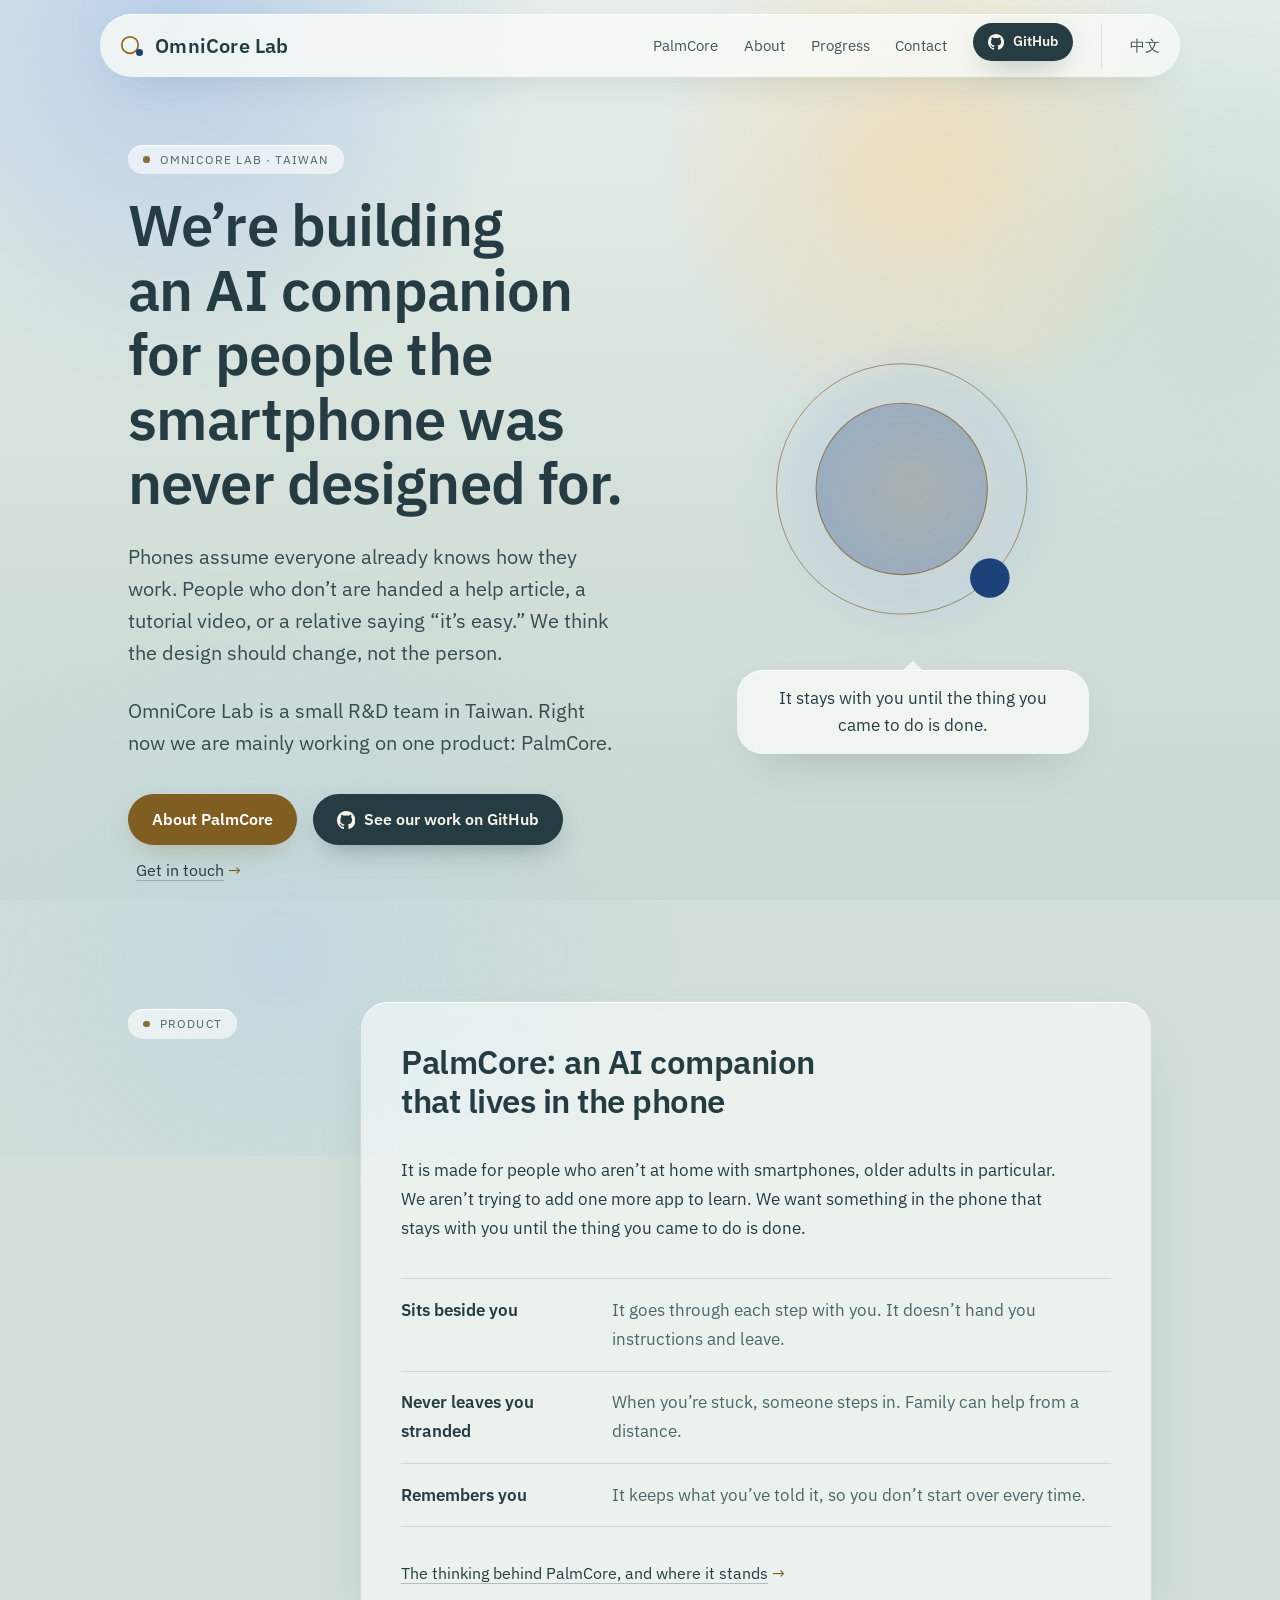
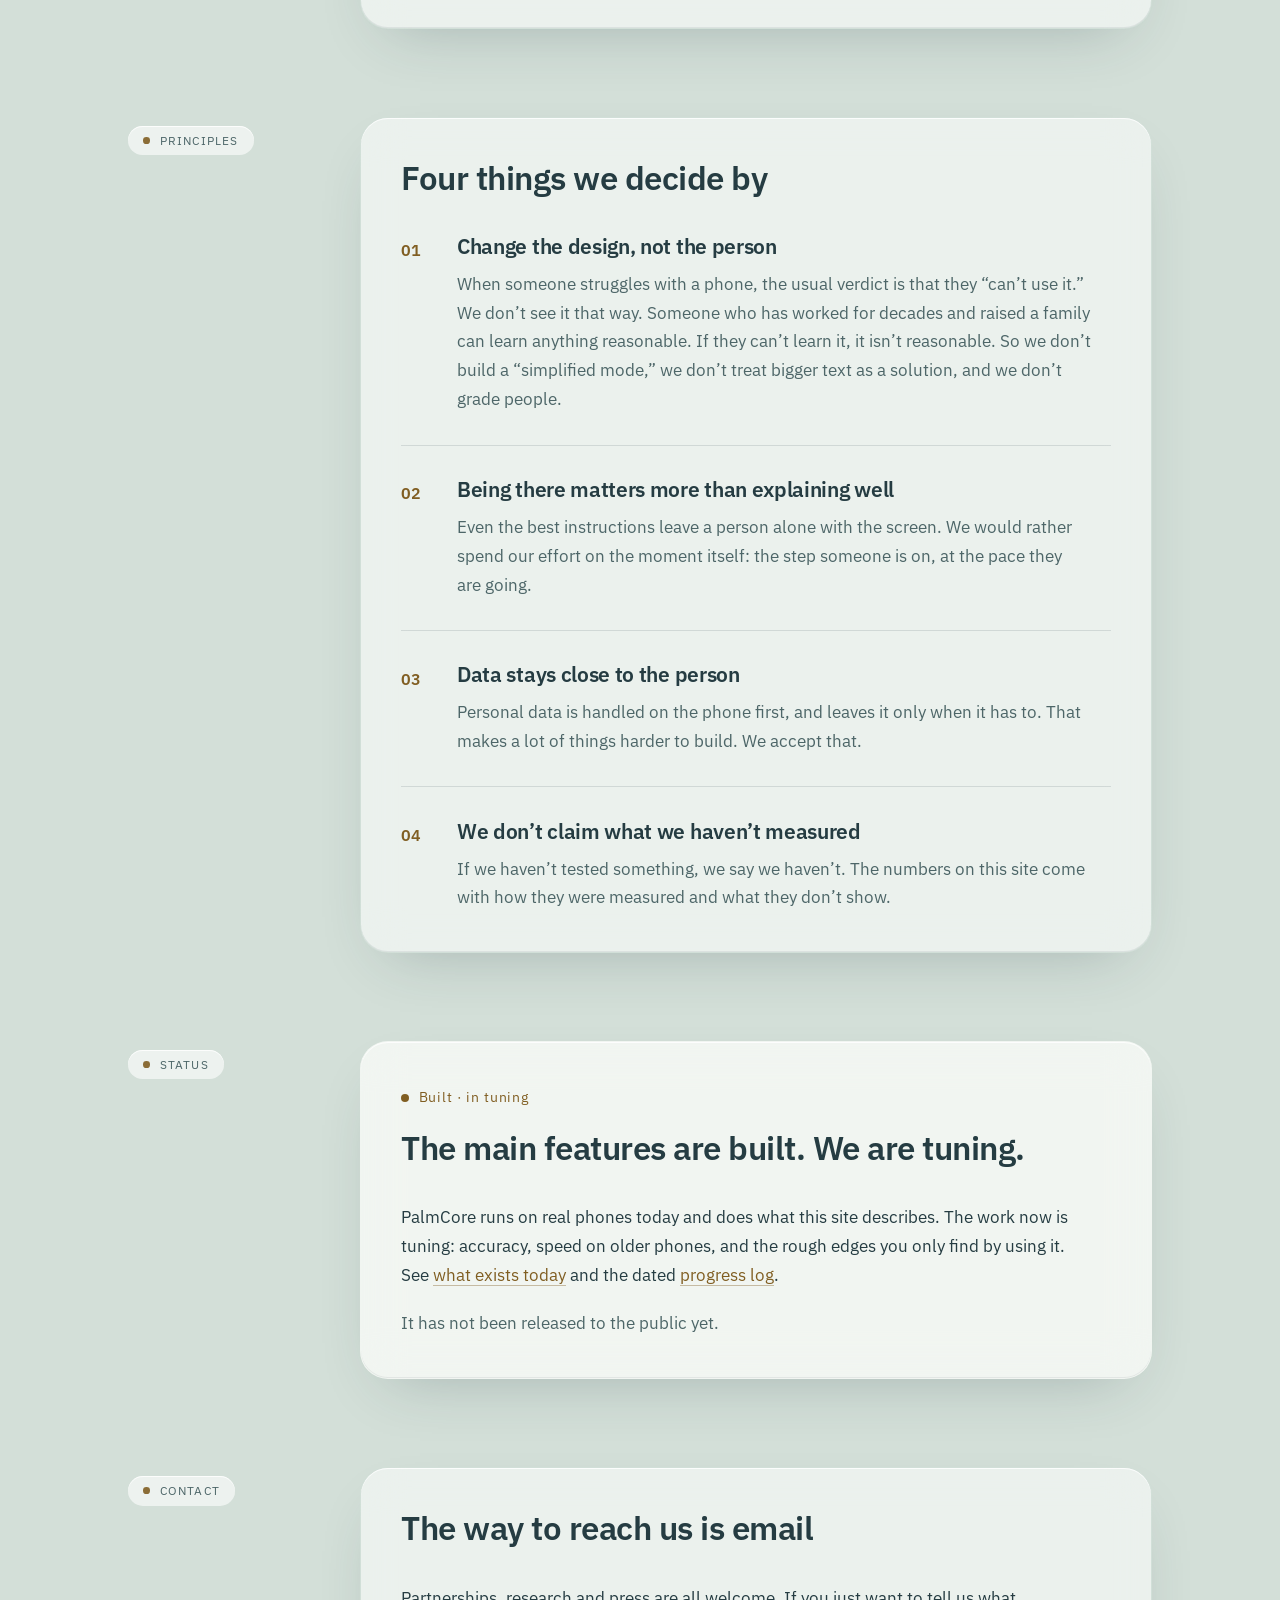
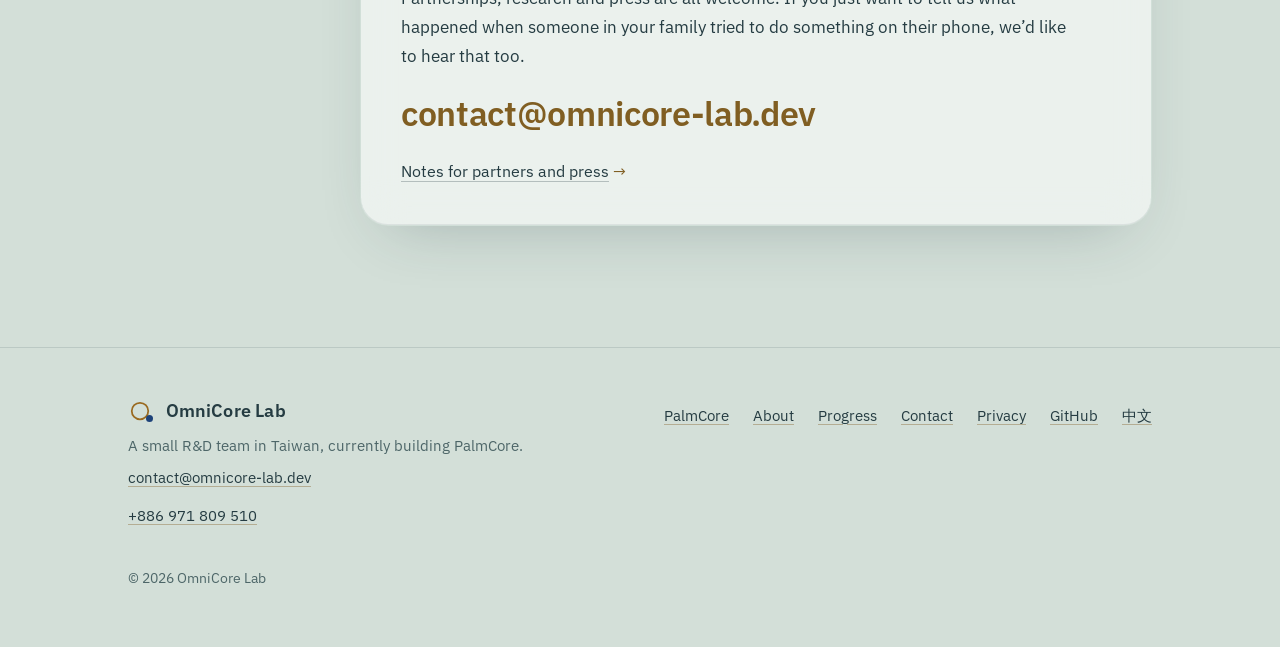
<file: site/index.html>
<!doctype html>
<html lang="en">
<head>
<meta charset="utf-8">
<meta name="viewport" content="width=device-width, initial-scale=1">
<title>OmniCore Lab — An AI companion for people the smartphone wasn't designed for</title>
<meta name="description" content="OmniCore Lab is a small R&amp;D team in Taiwan. We're building PalmCore, an AI companion that lives in the phone and stays with people who aren't at home with smartphones.">
<link rel="canonical" href="https://omnicore-lab.dev/">
<link rel="alternate" hreflang="zh-Hant" href="https://omnicore-lab.dev/zh/">
<link rel="alternate" hreflang="en" href="https://omnicore-lab.dev/">
<link rel="alternate" hreflang="x-default" href="https://omnicore-lab.dev/">
<meta property="og:type" content="website">
<meta property="og:site_name" content="OmniCore Lab">
<meta property="og:title" content="OmniCore Lab — An AI companion for people the smartphone wasn't designed for">
<meta property="og:description" content="OmniCore Lab is a small R&amp;D team in Taiwan. We're building PalmCore, an AI companion that lives in the phone and stays with people who aren't at home with smartphones.">
<meta property="og:url" content="https://omnicore-lab.dev/">
<meta property="og:image" content="https://omnicore-lab.dev/assets/og.png">
<meta property="og:image:width" content="1200">
<meta property="og:image:height" content="630">
<meta property="og:locale" content="en_US">
<meta property="og:locale:alternate" content="zh_TW">
<meta name="twitter:card" content="summary_large_image">
<meta name="color-scheme" content="light">
<meta name="theme-color" content="#E7EFEA">
<link rel="icon" href="assets/favicon.svg" type="image/svg+xml">
<link rel="preconnect" href="https://fonts.googleapis.com">
<link rel="preconnect" href="https://fonts.gstatic.com" crossorigin>
<link rel="stylesheet" href="https://fonts.googleapis.com/css2?family=IBM+Plex+Sans:wght@400;500;600&amp;family=Noto+Sans+TC:wght@400;500;700&amp;display=swap">
<link rel="stylesheet" href="assets/site.css?v=1010f">
<link rel="stylesheet" href="assets/app-theme.css?v=1010f">
<script src="assets/site.js?v=1010f" defer></script>
<script type="application/ld+json">{"@context": "https://schema.org", "@type": "Organization", "name": "OmniCore Lab", "url": "https://omnicore-lab.dev/", "logo": "https://omnicore-lab.dev/assets/favicon.svg", "email": "contact@omnicore-lab.dev", "description": "A small R&D team in Taiwan building PalmCore, an AI companion for people the smartphone was never designed for.", "contactPoint": {"@type": "ContactPoint", "contactType": "general enquiries", "email": "contact@omnicore-lab.dev", "availableLanguage": ["en", "zh-Hant"], "telephone": "+886971809510"}, "address": {"@type": "PostalAddress", "addressCountry": "TW"}, "telephone": "+886971809510", "sameAs": ["https://github.com/OmniCore-lab"]}</script>
</head>
<body>
<a class="skip" href="#main">Skip to main content</a>

<!-- 頁首：每一頁都有同一段，改選單時要全部一起改 -->
<header class="site-head">
  <div class="wrap head">
    <a class="brand" href="./" aria-label="OmniCore Lab home"><svg viewBox="0 0 28 28" aria-hidden="true" focusable="false"><circle class="ring" cx="12" cy="13" r="8.25" fill="none" stroke-width="1.75"/><circle class="dot" cx="21.5" cy="20.5" r="3.5"/></svg><span>OmniCore Lab</span></a>
    <nav class="nav" aria-label="Main">
      <ul>
        <li><a href="palmcore.html">PalmCore</a></li>
        <li><a href="about.html">About</a></li>
        <li><a href="progress.html">Progress</a></li>
        <li><a href="contact.html">Contact</a></li>
        <li><a class="gh" href="https://github.com/OmniCore-lab" rel="noopener"><svg viewBox="0 0 16 16" aria-hidden="true" focusable="false"><path fill="currentColor" d="M8 0C3.58 0 0 3.58 0 8c0 3.54 2.29 6.53 5.47 7.59.4.07.55-.17.55-.38 0-.19-.01-.82-.01-1.49-2.01.37-2.53-.49-2.69-.94-.09-.23-.48-.94-.82-1.13-.28-.15-.68-.52-.01-.53.63-.01 1.08.58 1.23.82.72 1.21 1.87.87 2.33.66.07-.52.28-.87.51-1.07-1.78-.2-3.64-.89-3.64-3.95 0-.87.31-1.59.82-2.15-.08-.2-.36-1.02.08-2.12 0 0 .67-.21 2.2.82.64-.18 1.32-.27 2-.27s1.36.09 2 .27c1.53-1.04 2.2-.82 2.2-.82.44 1.1.16 1.92.08 2.12.51.56.82 1.27.82 2.15 0 3.07-1.87 3.75-3.65 3.95.29.25.54.73.54 1.48 0 1.07-.01 1.93-.01 2.2 0 .21.15.46.55.38A8.01 8.01 0 0 0 16 8c0-4.42-3.58-8-8-8Z"/></svg><span>GitHub</span></a></li>
      </ul>
    </nav>
    <a class="lang" href="zh/" lang="zh-Hant" hreflang="zh-Hant" aria-label="切換到中文">中文</a>
  </div>
</header>

<main id="main">
  <section class="hero">
    <div class="wrap hero-grid">
      <div>
        <p class="label">OmniCore Lab · Taiwan</p>
        <h1>We&rsquo;re building an AI companion for people the smartphone was never designed for.</h1>
        <p class="lead">Phones assume everyone already knows how they work. People who don&rsquo;t are handed a help article, a tutorial video, or a relative saying &ldquo;it&rsquo;s easy.&rdquo; We think the design should change, not the person.</p>
        <p class="lead">OmniCore Lab is a small R&amp;D team in Taiwan. Right now we are mainly working on one product: PalmCore.</p>
        <div class="actions">
          <a class="btn" href="palmcore.html">About PalmCore</a>
          <a class="btn btn-gh" href="https://github.com/OmniCore-lab" rel="noopener"><svg viewBox="0 0 16 16" aria-hidden="true" focusable="false"><path fill="currentColor" d="M8 0C3.58 0 0 3.58 0 8c0 3.54 2.29 6.53 5.47 7.59.4.07.55-.17.55-.38 0-.19-.01-.82-.01-1.49-2.01.37-2.53-.49-2.69-.94-.09-.23-.48-.94-.82-1.13-.28-.15-.68-.52-.01-.53.63-.01 1.08.58 1.23.82.72 1.21 1.87.87 2.33.66.07-.52.28-.87.51-1.07-1.78-.2-3.64-.89-3.64-3.95 0-.87.31-1.59.82-2.15-.08-.2-.36-1.02.08-2.12 0 0 .67-.21 2.2.82.64-.18 1.32-.27 2-.27s1.36.09 2 .27c1.53-1.04 2.2-.82 2.2-.82.44 1.1.16 1.92.08 2.12.51.56.82 1.27.82 2.15 0 3.07-1.87 3.75-3.65 3.95.29.25.54.73.54 1.48 0 1.07-.01 1.93-.01 2.2 0 .21.15.46.55.38A8.01 8.01 0 0 0 16 8c0-4.42-3.58-8-8-8Z"/></svg><span>See our work on GitHub</span></a>
          <a class="more" href="contact.html">Get in touch</a>
        </div>
      </div>
      <div class="orb-wrap">
        <div class="orb-stage" data-orb="orb/embed.html?quality=mobile&amp;light=true" role="img" aria-label="The PalmCore character: a sphere with two eyes, circled by a ring of light">
          <div class="orb-fallback" aria-hidden="true"><svg viewBox="0 0 360 360" focusable="false">
          <circle class="fig-soft" cx="166" cy="176" r="104"/>
          <circle class="fig-ring" cx="166" cy="176" r="104" stroke-width="1.25"/>
          <circle class="fig-ring" cx="166" cy="176" r="152" stroke-width="1" opacity=".55"/>
          <circle class="fig-dot" cx="273" cy="284" r="24"/>
        </svg></div>
        </div>
        <p class="bubble">It stays with you until the thing you came to do is done.</p>
        <div class="moves" role="group" aria-label="Try a move" hidden><button type="button" data-move="hello">Wave</button><button type="button" data-move="dance">Dance</button><button type="button" data-move="bow">Bow</button><button type="button" data-move="cheer">Cheer</button></div>
      </div>
    </div>
  </section>

  <section class="section" aria-labelledby="h-product">
    <div class="wrap split">
      <p class="label">Product</p>
      <div class="prose" data-reveal>
        <h2 id="h-product">PalmCore: an AI companion that lives in the phone</h2>
        <p>It is made for people who aren&rsquo;t at home with smartphones, older adults in particular. We aren&rsquo;t trying to add one more app to learn. We want something in the phone that stays with you until the thing you came to do is done.</p>
        <dl class="trio">
          <div><dt>Sits beside you</dt><dd>It goes through each step with you. It doesn&rsquo;t hand you instructions and leave.</dd></div>
          <div><dt>Never leaves you stranded</dt><dd>When you&rsquo;re stuck, someone steps in. Family can help from a distance.</dd></div>
          <div><dt>Remembers you</dt><dd>It keeps what you&rsquo;ve told it, so you don&rsquo;t start over every time.</dd></div>
        </dl>
        <p><a class="more" href="palmcore.html">The thinking behind PalmCore, and where it stands</a></p>
      </div>
    </div>
  </section>

  <section class="section" aria-labelledby="h-principles">
    <div class="wrap split">
      <p class="label">Principles</p>
      <div data-reveal>
        <h2 id="h-principles" class="gap-l">Four things we decide by</h2>
        <ol class="points">
          <li><div>
            <h3>Change the design, not the person</h3>
            <p>When someone struggles with a phone, the usual verdict is that they &ldquo;can&rsquo;t use it.&rdquo; We don&rsquo;t see it that way. Someone who has worked for decades and raised a family can learn anything reasonable. If they can&rsquo;t learn it, it isn&rsquo;t reasonable. So we don&rsquo;t build a &ldquo;simplified mode,&rdquo; we don&rsquo;t treat bigger text as a solution, and we don&rsquo;t grade people.</p>
          </div></li>
          <li><div>
            <h3>Being there matters more than explaining well</h3>
            <p>Even the best instructions leave a person alone with the screen. We would rather spend our effort on the moment itself: the step someone is on, at the pace they are going.</p>
          </div></li>
          <li><div>
            <h3>Data stays close to the person</h3>
            <p>Personal data is handled on the phone first, and leaves it only when it has to. That makes a lot of things harder to build. We accept that.</p>
          </div></li>
          <li><div>
            <h3>We don&rsquo;t claim what we haven&rsquo;t measured</h3>
            <p>If we haven&rsquo;t tested something, we say we haven&rsquo;t. The numbers on this site come with how they were measured and what they don&rsquo;t show.</p>
          </div></li>
        </ol>
      </div>
    </div>
  </section>

  <section class="section band" aria-labelledby="h-status">
    <div class="wrap split">
      <p class="label">Status</p>
      <div class="prose" data-reveal>
        <p class="status">Built · in tuning</p>
        <h2 id="h-status">The main features are built. We are tuning.</h2>
        <p>PalmCore runs on real phones today and does what this site describes. The work now is tuning: accuracy, speed on older phones, and the rough edges you only find by using it. See <a href="palmcore.html">what exists today</a> and the dated <a href="progress.html">progress log</a>.</p>
        <p class="muted">It has not been released to the public yet.</p>
      </div>
    </div>
  </section>

  <section class="section" aria-labelledby="h-contact">
    <div class="wrap split">
      <p class="label">Contact</p>
      <div class="prose" data-reveal>
        <h2 id="h-contact">The way to reach us is email</h2>
        <p>Partnerships, research and press are all welcome. If you just want to tell us what happened when someone in your family tried to do something on their phone, we&rsquo;d like to hear that too.</p>
        <p><a class="email" href="mailto:contact@omnicore-lab.dev">contact@omnicore-lab.dev</a></p>
        <p><a class="more" href="contact.html">Notes for partners and press</a></p>
      </div>
    </div>
  </section>
</main>

<!-- 頁尾：每一頁都有同一段 -->
<footer class="site-foot">
  <div class="wrap foot">
    <div>
      <a class="brand" href="./"><svg viewBox="0 0 28 28" aria-hidden="true" focusable="false"><circle class="ring" cx="12" cy="13" r="8.25" fill="none" stroke-width="1.75"/><circle class="dot" cx="21.5" cy="20.5" r="3.5"/></svg><span>OmniCore Lab</span></a>
      <p>A small R&amp;D team in Taiwan, currently building PalmCore.</p>
      <p><a href="mailto:contact@omnicore-lab.dev">contact@omnicore-lab.dev</a></p>
      <p><a href="tel:+886971809510">+886 971 809 510</a></p>
    </div>
    <nav aria-label="Footer">
      <ul>
        <li><a href="palmcore.html">PalmCore</a></li>
        <li><a href="about.html">About</a></li>
        <li><a href="progress.html">Progress</a></li>
        <li><a href="contact.html">Contact</a></li>
        <li><a href="privacy.html">Privacy</a></li>
        <li><a href="https://github.com/OmniCore-lab" rel="noopener">GitHub</a></li>
        <li><a href="zh/" lang="zh-Hant" hreflang="zh-Hant">中文</a></li>
      </ul>
    </nav>
    <p class="copy">© 2026 OmniCore Lab</p>
  </div>
</footer>
</body>
</html>
</file>
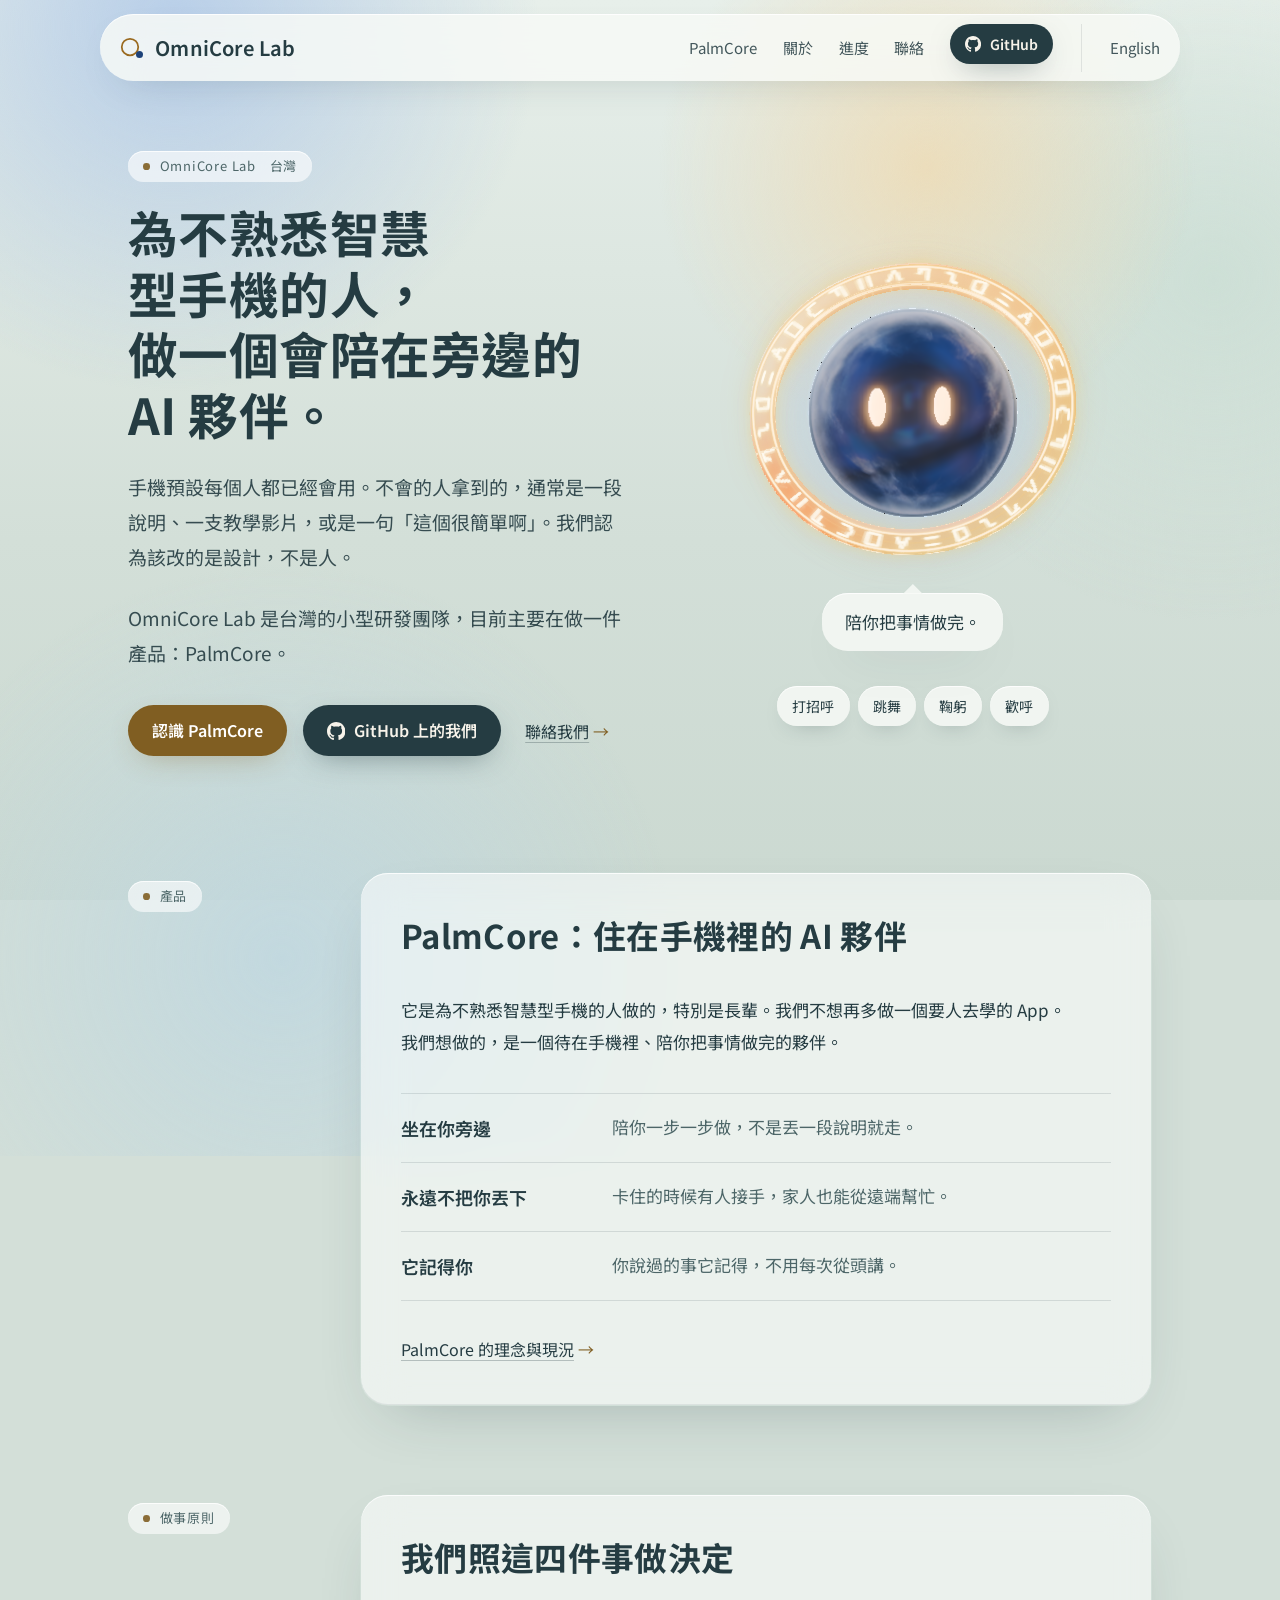
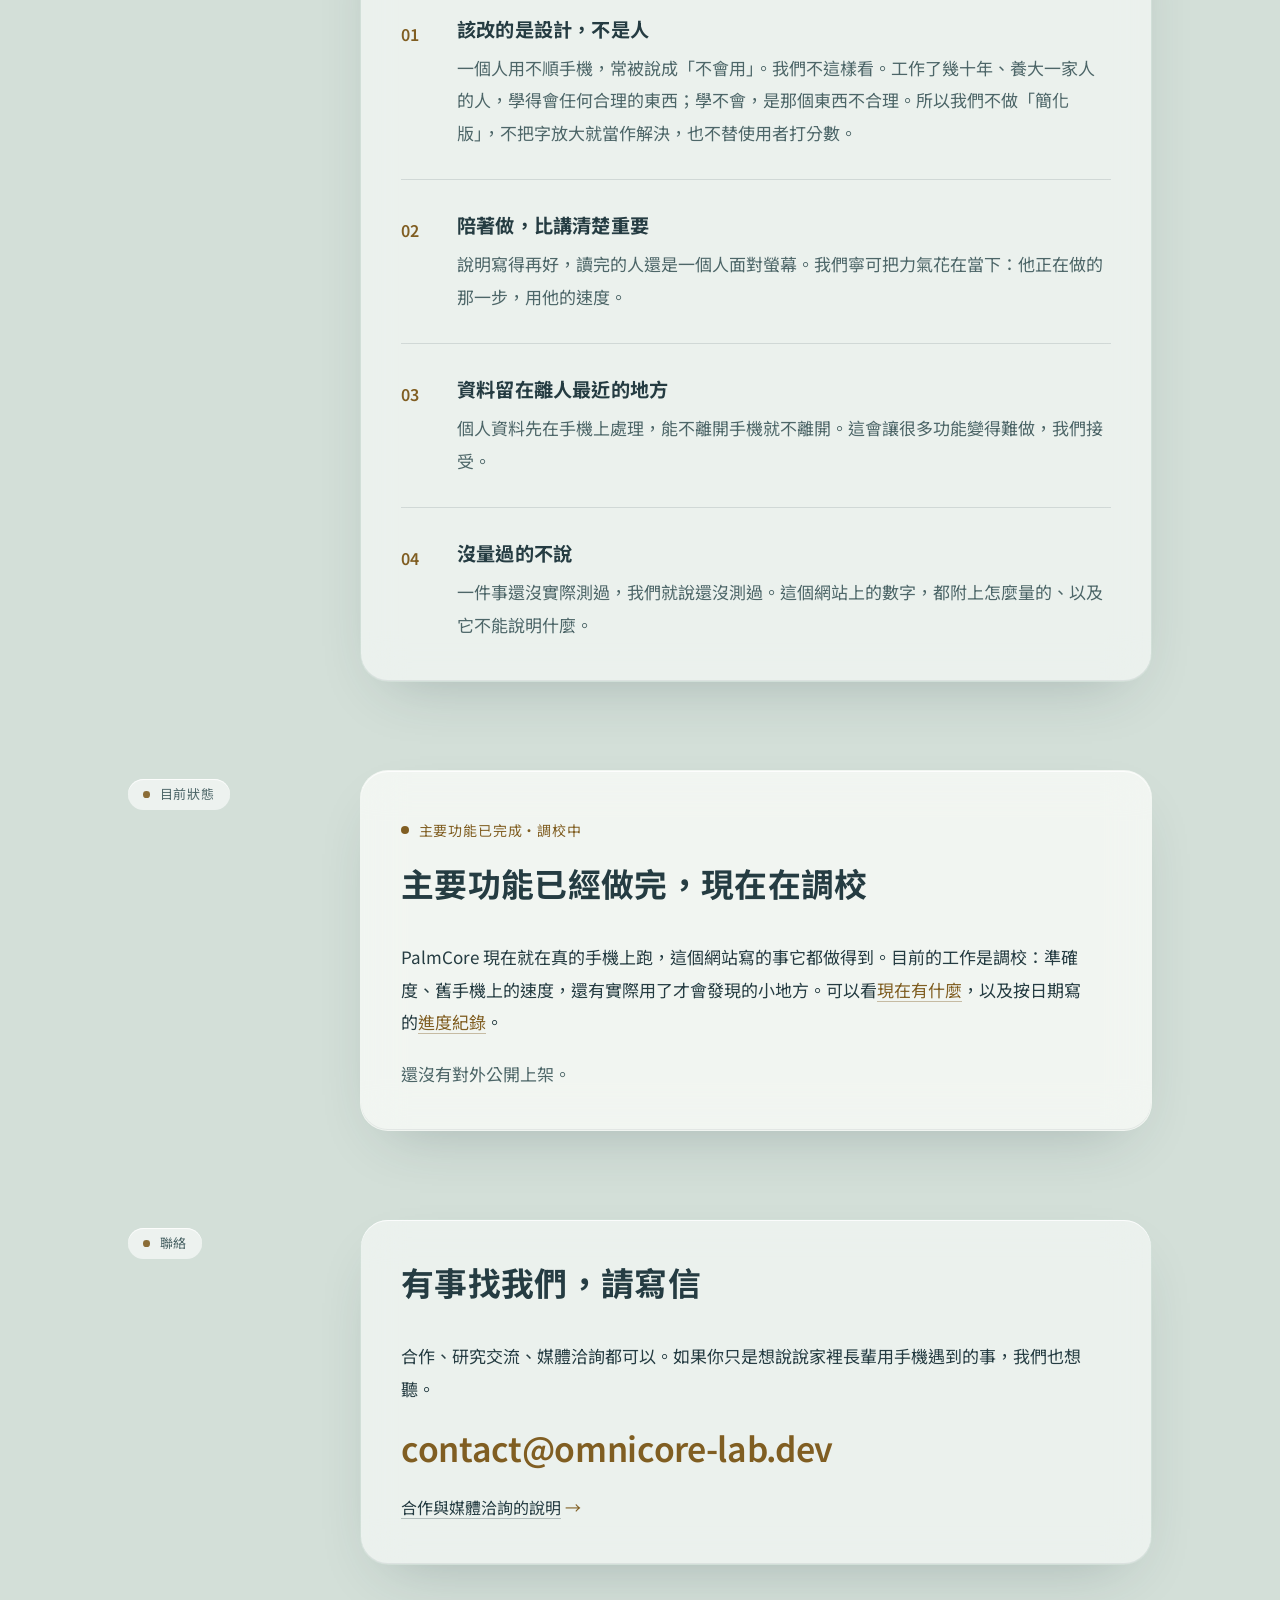
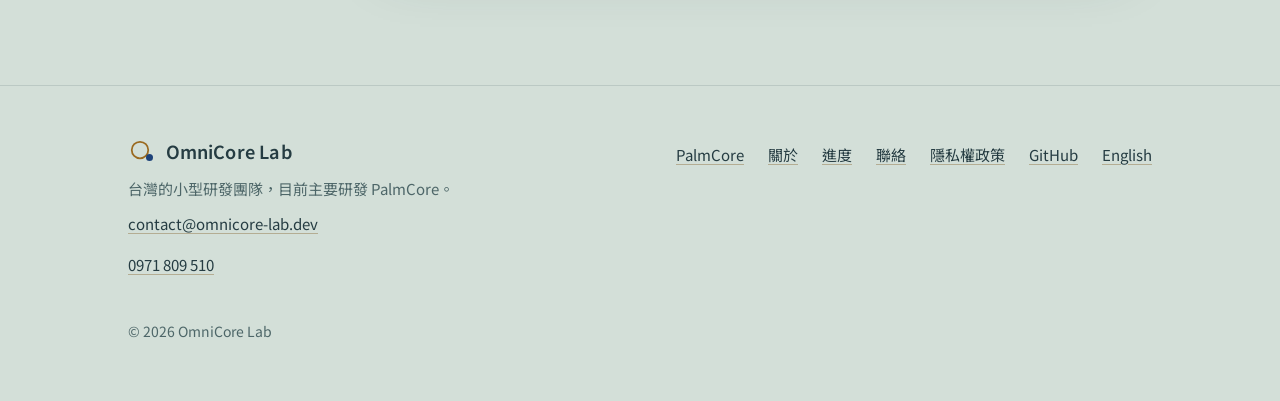
<file: site/zh/index.html>
<!doctype html>
<html lang="zh-Hant-TW">
<head>
<meta charset="utf-8">
<meta name="viewport" content="width=device-width, initial-scale=1">
<title>OmniCore Lab｜為不熟悉智慧型手機的人做 AI 夥伴</title>
<meta name="description" content="OmniCore Lab 是台灣的小型研發團隊，目前主要研發 PalmCore：一個住在手機裡、陪不熟悉智慧型手機的人把事情做完的 AI 夥伴。">
<link rel="canonical" href="https://omnicore-lab.dev/zh/">
<link rel="alternate" hreflang="zh-Hant" href="https://omnicore-lab.dev/zh/">
<link rel="alternate" hreflang="en" href="https://omnicore-lab.dev/">
<link rel="alternate" hreflang="x-default" href="https://omnicore-lab.dev/">
<meta property="og:type" content="website">
<meta property="og:site_name" content="OmniCore Lab">
<meta property="og:title" content="OmniCore Lab｜為不熟悉智慧型手機的人做 AI 夥伴">
<meta property="og:description" content="OmniCore Lab 是台灣的小型研發團隊，目前主要研發 PalmCore：一個住在手機裡、陪不熟悉智慧型手機的人把事情做完的 AI 夥伴。">
<meta property="og:url" content="https://omnicore-lab.dev/zh/">
<meta property="og:image" content="https://omnicore-lab.dev/assets/og.png">
<meta property="og:image:width" content="1200">
<meta property="og:image:height" content="630">
<meta property="og:locale" content="zh_TW">
<meta property="og:locale:alternate" content="en_US">
<meta name="twitter:card" content="summary_large_image">
<meta name="color-scheme" content="light">
<meta name="theme-color" content="#E7EFEA">
<link rel="icon" href="../assets/favicon.svg" type="image/svg+xml">
<link rel="preconnect" href="https://fonts.googleapis.com">
<link rel="preconnect" href="https://fonts.gstatic.com" crossorigin>
<link rel="stylesheet" href="https://fonts.googleapis.com/css2?family=IBM+Plex+Sans:wght@400;500;600&amp;family=Noto+Sans+TC:wght@400;500;700&amp;display=swap">
<link rel="stylesheet" href="../assets/site.css?v=1010f">
<link rel="stylesheet" href="../assets/app-theme.css?v=1010f">
<script src="../assets/site.js?v=1010f" defer></script>
<script type="application/ld+json">{"@context": "https://schema.org", "@type": "Organization", "name": "OmniCore Lab", "url": "https://omnicore-lab.dev/", "logo": "https://omnicore-lab.dev/assets/favicon.svg", "email": "contact@omnicore-lab.dev", "description": "A small R&D team in Taiwan building PalmCore, an AI companion for people the smartphone was never designed for.", "contactPoint": {"@type": "ContactPoint", "contactType": "general enquiries", "email": "contact@omnicore-lab.dev", "availableLanguage": ["en", "zh-Hant"], "telephone": "+886971809510"}, "address": {"@type": "PostalAddress", "addressCountry": "TW"}, "telephone": "+886971809510", "sameAs": ["https://github.com/OmniCore-lab"]}</script>
</head>
<body>
<a class="skip" href="#main">跳到主要內容</a>

<!-- 頁首：每一頁都有同一段，改選單時要全部一起改 -->
<header class="site-head">
  <div class="wrap head">
    <a class="brand" href="./" aria-label="OmniCore Lab 首頁"><svg viewBox="0 0 28 28" aria-hidden="true" focusable="false"><circle class="ring" cx="12" cy="13" r="8.25" fill="none" stroke-width="1.75"/><circle class="dot" cx="21.5" cy="20.5" r="3.5"/></svg><span>OmniCore Lab</span></a>
    <nav class="nav" aria-label="主要選單">
      <ul>
        <li><a href="palmcore.html">PalmCore</a></li>
        <li><a href="about.html">關於</a></li>
        <li><a href="progress.html">進度</a></li>
        <li><a href="contact.html">聯絡</a></li>
        <li><a class="gh" href="https://github.com/OmniCore-lab" rel="noopener"><svg viewBox="0 0 16 16" aria-hidden="true" focusable="false"><path fill="currentColor" d="M8 0C3.58 0 0 3.58 0 8c0 3.54 2.29 6.53 5.47 7.59.4.07.55-.17.55-.38 0-.19-.01-.82-.01-1.49-2.01.37-2.53-.49-2.69-.94-.09-.23-.48-.94-.82-1.13-.28-.15-.68-.52-.01-.53.63-.01 1.08.58 1.23.82.72 1.21 1.87.87 2.33.66.07-.52.28-.87.51-1.07-1.78-.2-3.64-.89-3.64-3.95 0-.87.31-1.59.82-2.15-.08-.2-.36-1.02.08-2.12 0 0 .67-.21 2.2.82.64-.18 1.32-.27 2-.27s1.36.09 2 .27c1.53-1.04 2.2-.82 2.2-.82.44 1.1.16 1.92.08 2.12.51.56.82 1.27.82 2.15 0 3.07-1.87 3.75-3.65 3.95.29.25.54.73.54 1.48 0 1.07-.01 1.93-.01 2.2 0 .21.15.46.55.38A8.01 8.01 0 0 0 16 8c0-4.42-3.58-8-8-8Z"/></svg><span>GitHub</span></a></li>
      </ul>
    </nav>
    <a class="lang" href="../" lang="en" hreflang="en" aria-label="Switch to English">English</a>
  </div>
</header>

<main id="main">
  <section class="hero">
    <div class="wrap hero-grid">
      <div>
        <p class="label">OmniCore Lab　台灣</p>
        <h1><span class="nb">為不熟悉智慧型手機的人，</span><span class="nb">做一個會陪在旁邊的</span><span class="nb">AI 夥伴。</span></h1>
        <p class="lead">手機預設每個人都已經會用。不會的人拿到的，通常是一段說明、一支教學影片，或是一句「這個很簡單啊」。我們認為該改的是設計，不是人。</p>
        <p class="lead">OmniCore Lab 是台灣的小型研發團隊，目前主要在做一件產品：PalmCore。</p>
        <div class="actions">
          <a class="btn" href="palmcore.html">認識 PalmCore</a>
          <a class="btn btn-gh" href="https://github.com/OmniCore-lab" rel="noopener"><svg viewBox="0 0 16 16" aria-hidden="true" focusable="false"><path fill="currentColor" d="M8 0C3.58 0 0 3.58 0 8c0 3.54 2.29 6.53 5.47 7.59.4.07.55-.17.55-.38 0-.19-.01-.82-.01-1.49-2.01.37-2.53-.49-2.69-.94-.09-.23-.48-.94-.82-1.13-.28-.15-.68-.52-.01-.53.63-.01 1.08.58 1.23.82.72 1.21 1.87.87 2.33.66.07-.52.28-.87.51-1.07-1.78-.2-3.64-.89-3.64-3.95 0-.87.31-1.59.82-2.15-.08-.2-.36-1.02.08-2.12 0 0 .67-.21 2.2.82.64-.18 1.32-.27 2-.27s1.36.09 2 .27c1.53-1.04 2.2-.82 2.2-.82.44 1.1.16 1.92.08 2.12.51.56.82 1.27.82 2.15 0 3.07-1.87 3.75-3.65 3.95.29.25.54.73.54 1.48 0 1.07-.01 1.93-.01 2.2 0 .21.15.46.55.38A8.01 8.01 0 0 0 16 8c0-4.42-3.58-8-8-8Z"/></svg><span>GitHub 上的我們</span></a>
          <a class="more" href="contact.html">聯絡我們</a>
        </div>
      </div>
      <div class="orb-wrap">
        <div class="orb-stage" data-orb="../orb/embed.html?quality=mobile&amp;light=true" role="img" aria-label="PalmCore 的角色：一顆有眼睛的球，外面繞著一圈光環">
          <div class="orb-fallback" aria-hidden="true"><svg viewBox="0 0 360 360" focusable="false">
          <circle class="fig-soft" cx="166" cy="176" r="104"/>
          <circle class="fig-ring" cx="166" cy="176" r="104" stroke-width="1.25"/>
          <circle class="fig-ring" cx="166" cy="176" r="152" stroke-width="1" opacity=".55"/>
          <circle class="fig-dot" cx="273" cy="284" r="24"/>
        </svg></div>
        </div>
        <p class="bubble">陪你把事情做完。</p>
        <div class="moves" role="group" aria-label="讓牠動一下" hidden><button type="button" data-move="hello">打招呼</button><button type="button" data-move="dance">跳舞</button><button type="button" data-move="bow">鞠躬</button><button type="button" data-move="cheer">歡呼</button></div>
      </div>
    </div>
  </section>

  <section class="section" aria-labelledby="h-product">
    <div class="wrap split">
      <p class="label">產品</p>
      <div class="prose" data-reveal>
        <h2 id="h-product"><span class="nb">PalmCore：</span><span class="nb">住在手機裡的 AI 夥伴</span></h2>
        <p>它是為不熟悉智慧型手機的人做的，特別是長輩。我們不想再多做一個要人去學的 App。我們想做的，是一個待在手機裡、陪你把事情做完的夥伴。</p>
        <dl class="trio">
          <div><dt>坐在你旁邊</dt><dd>陪你一步一步做，不是丟一段說明就走。</dd></div>
          <div><dt>永遠不把你丟下</dt><dd>卡住的時候有人接手，家人也能從遠端幫忙。</dd></div>
          <div><dt>它記得你</dt><dd>你說過的事它記得，不用每次從頭講。</dd></div>
        </dl>
        <p><a class="more" href="palmcore.html">PalmCore 的理念與現況</a></p>
      </div>
    </div>
  </section>

  <section class="section" aria-labelledby="h-principles">
    <div class="wrap split">
      <p class="label">做事原則</p>
      <div data-reveal>
        <h2 id="h-principles" class="gap-l">我們照這四件事做決定</h2>
        <ol class="points">
          <li><div>
            <h3>該改的是設計，不是人</h3>
            <p>一個人用不順手機，常被說成「不會用」。我們不這樣看。工作了幾十年、養大一家人的人，學得會任何合理的東西；學不會，是那個東西不合理。所以我們不做「簡化版」，不把字放大就當作解決，也不替使用者打分數。</p>
          </div></li>
          <li><div>
            <h3>陪著做，比講清楚重要</h3>
            <p>說明寫得再好，讀完的人還是一個人面對螢幕。我們寧可把力氣花在當下：他正在做的那一步，用他的速度。</p>
          </div></li>
          <li><div>
            <h3>資料留在離人最近的地方</h3>
            <p>個人資料先在手機上處理，能不離開手機就不離開。這會讓很多功能變得難做，我們接受。</p>
          </div></li>
          <li><div>
            <h3>沒量過的不說</h3>
            <p>一件事還沒實際測過，我們就說還沒測過。這個網站上的數字，都附上怎麼量的、以及它不能說明什麼。</p>
          </div></li>
        </ol>
      </div>
    </div>
  </section>

  <section class="section band" aria-labelledby="h-status">
    <div class="wrap split">
      <p class="label">目前狀態</p>
      <div class="prose" data-reveal>
        <p class="status">主要功能已完成・調校中</p>
        <h2 id="h-status">主要功能已經做完，現在在調校</h2>
        <p>PalmCore 現在就在真的手機上跑，這個網站寫的事它都做得到。目前的工作是調校：準確度、舊手機上的速度，還有實際用了才會發現的小地方。可以看<a href="palmcore.html">現在有什麼</a>，以及按日期寫的<a href="progress.html">進度紀錄</a>。</p>
        <p class="muted">還沒有對外公開上架。</p>
      </div>
    </div>
  </section>

  <section class="section" aria-labelledby="h-contact">
    <div class="wrap split">
      <p class="label">聯絡</p>
      <div class="prose" data-reveal>
        <h2 id="h-contact">有事找我們，請寫信</h2>
        <p>合作、研究交流、媒體洽詢都可以。如果你只是想說說家裡長輩用手機遇到的事，我們也想聽。</p>
        <p><a class="email" href="mailto:contact@omnicore-lab.dev">contact@omnicore-lab.dev</a></p>
        <p><a class="more" href="contact.html">合作與媒體洽詢的說明</a></p>
      </div>
    </div>
  </section>
</main>

<!-- 頁尾：每一頁都有同一段 -->
<footer class="site-foot">
  <div class="wrap foot">
    <div>
      <a class="brand" href="./"><svg viewBox="0 0 28 28" aria-hidden="true" focusable="false"><circle class="ring" cx="12" cy="13" r="8.25" fill="none" stroke-width="1.75"/><circle class="dot" cx="21.5" cy="20.5" r="3.5"/></svg><span>OmniCore Lab</span></a>
      <p>台灣的小型研發團隊，目前主要研發 PalmCore。</p>
      <p><a href="mailto:contact@omnicore-lab.dev">contact@omnicore-lab.dev</a></p>
      <p><a href="tel:+886971809510">0971 809 510</a></p>
    </div>
    <nav aria-label="頁尾連結">
      <ul>
        <li><a href="palmcore.html">PalmCore</a></li>
        <li><a href="about.html">關於</a></li>
        <li><a href="progress.html">進度</a></li>
        <li><a href="contact.html">聯絡</a></li>
        <li><a href="privacy.html">隱私權政策</a></li>
        <li><a href="https://github.com/OmniCore-lab" rel="noopener">GitHub</a></li>
        <li><a href="../" lang="en" hreflang="en">English</a></li>
      </ul>
    </nav>
    <p class="copy">© 2026 OmniCore Lab</p>
  </div>
</footer>
</body>
</html>
</file>
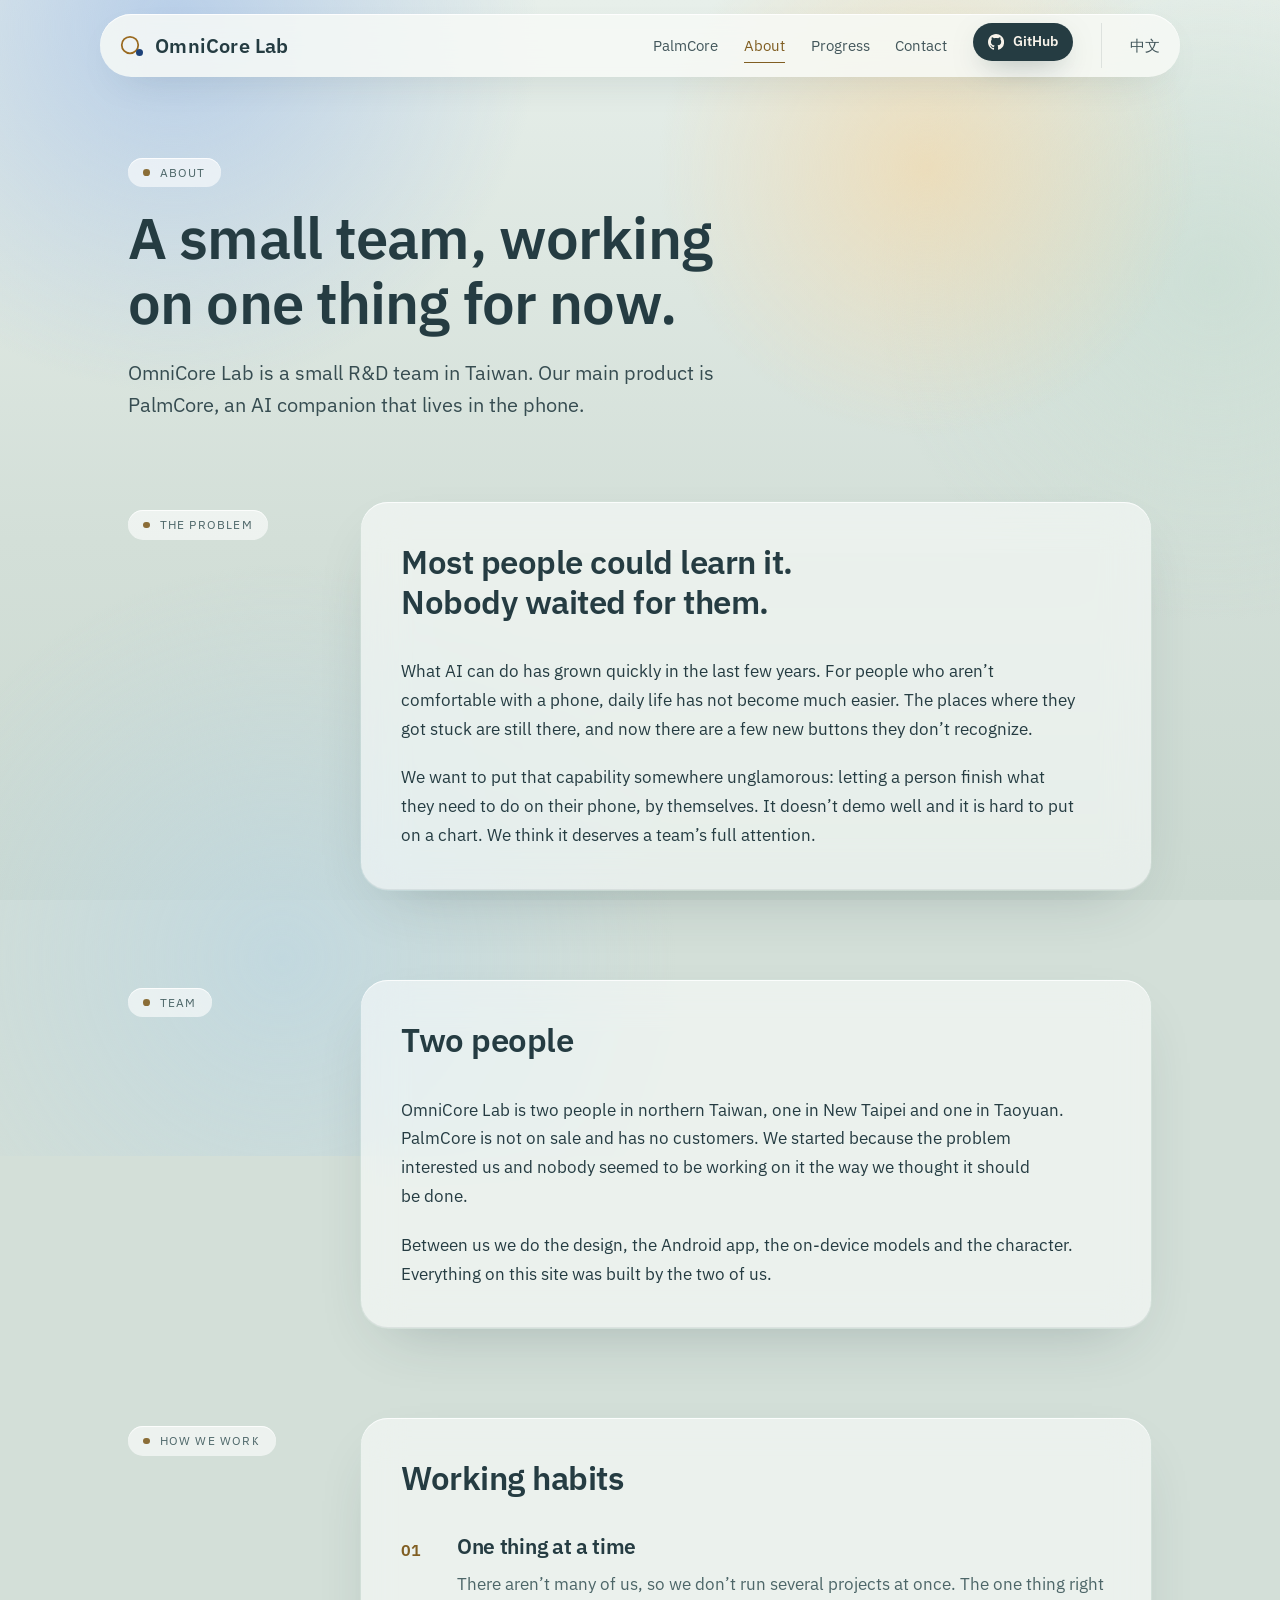
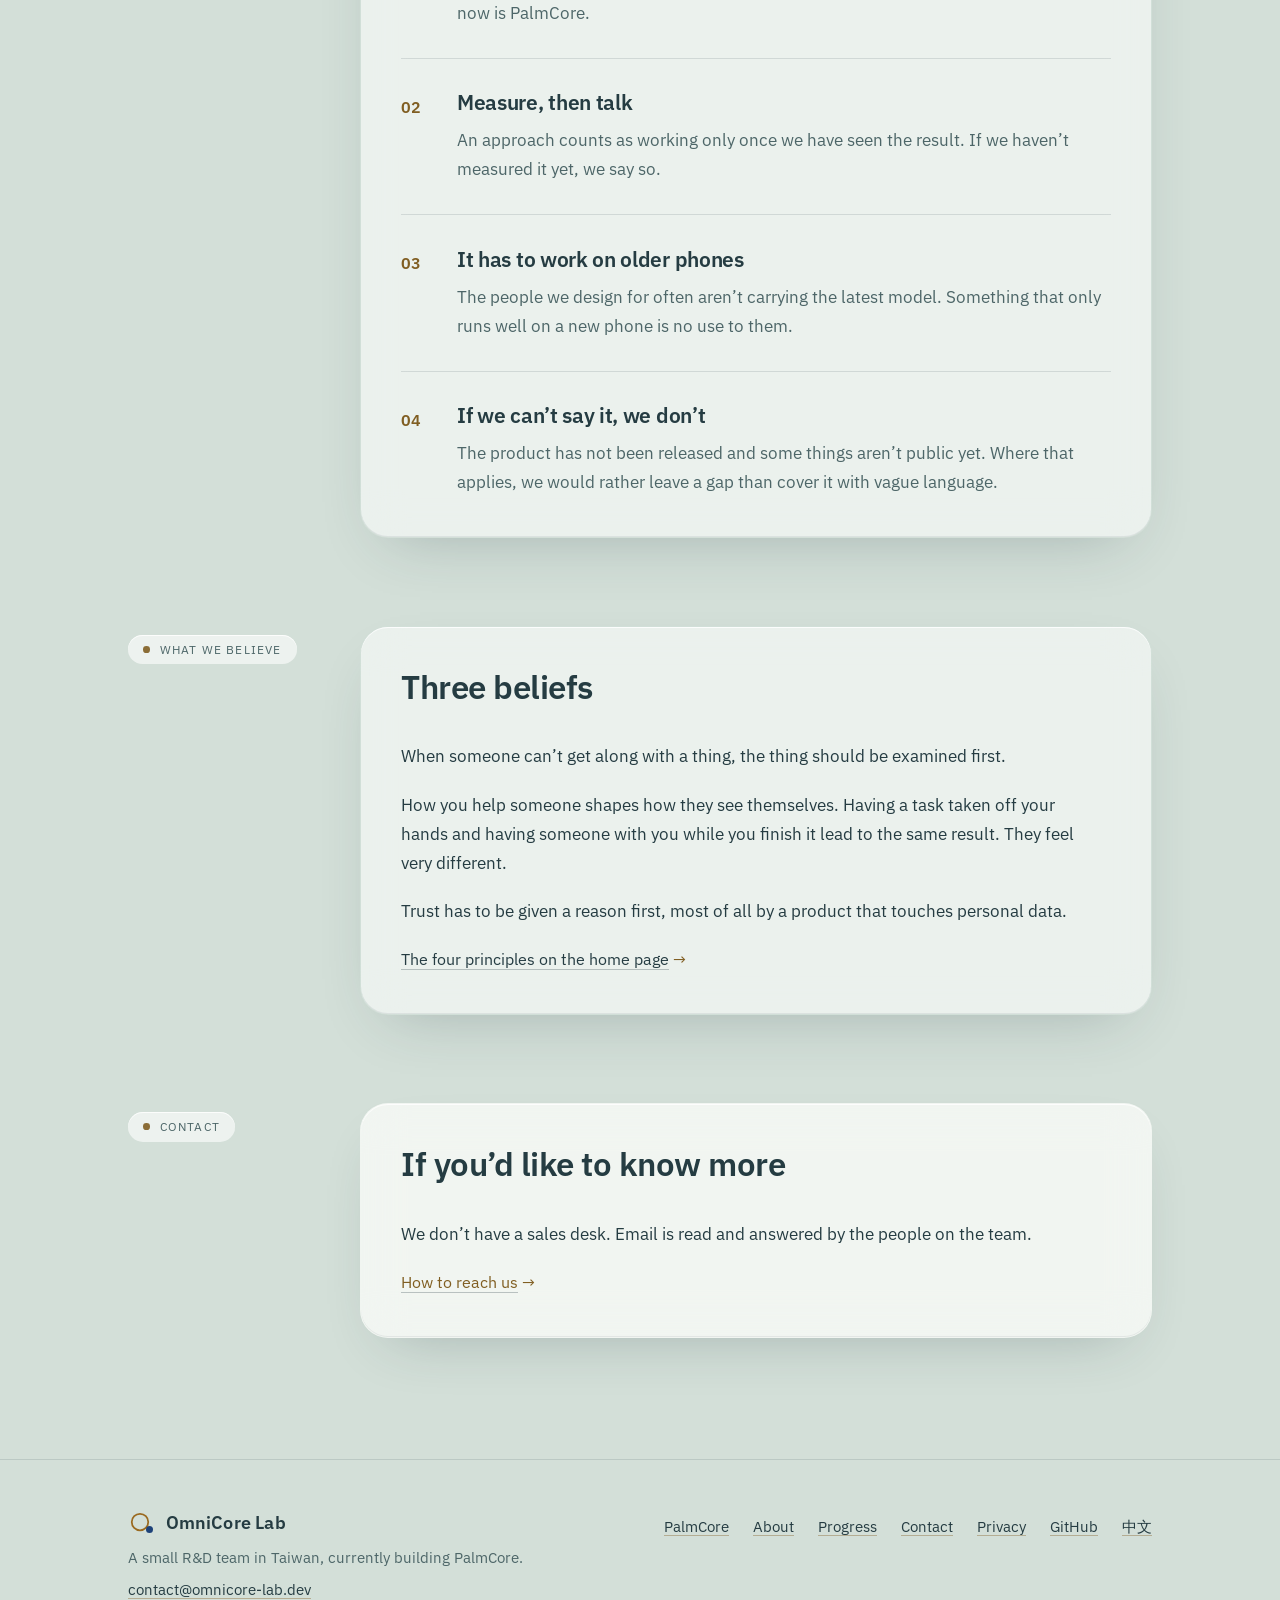
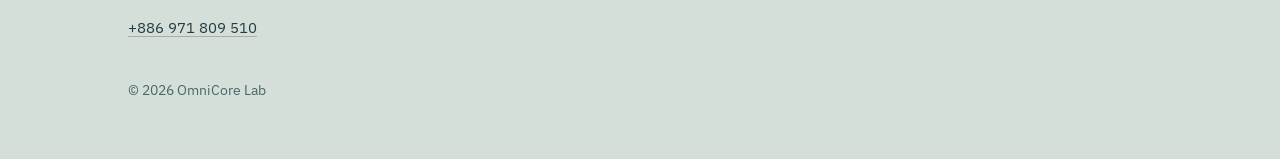
<file: site/about.html>
<!doctype html>
<html lang="en">
<head>
<meta charset="utf-8">
<meta name="viewport" content="width=device-width, initial-scale=1">
<title>About | OmniCore Lab</title>
<meta name="description" content="OmniCore Lab is a small R&amp;D team in Taiwan, currently focused on PalmCore. The problem we care about, how we work, and what we believe.">
<link rel="canonical" href="https://omnicore-lab.dev/about">
<link rel="alternate" hreflang="zh-Hant" href="https://omnicore-lab.dev/zh/about">
<link rel="alternate" hreflang="en" href="https://omnicore-lab.dev/about">
<link rel="alternate" hreflang="x-default" href="https://omnicore-lab.dev/about">
<meta property="og:type" content="website">
<meta property="og:site_name" content="OmniCore Lab">
<meta property="og:title" content="About | OmniCore Lab">
<meta property="og:description" content="OmniCore Lab is a small R&amp;D team in Taiwan, currently focused on PalmCore. The problem we care about, how we work, and what we believe.">
<meta property="og:url" content="https://omnicore-lab.dev/about">
<meta property="og:image" content="https://omnicore-lab.dev/assets/og.png">
<meta property="og:image:width" content="1200">
<meta property="og:image:height" content="630">
<meta property="og:locale" content="en_US">
<meta property="og:locale:alternate" content="zh_TW">
<meta name="twitter:card" content="summary_large_image">
<meta name="color-scheme" content="light">
<meta name="theme-color" content="#E7EFEA">
<link rel="icon" href="assets/favicon.svg" type="image/svg+xml">
<link rel="preconnect" href="https://fonts.googleapis.com">
<link rel="preconnect" href="https://fonts.gstatic.com" crossorigin>
<link rel="stylesheet" href="https://fonts.googleapis.com/css2?family=IBM+Plex+Sans:wght@400;500;600&amp;family=Noto+Sans+TC:wght@400;500;700&amp;display=swap">
<link rel="stylesheet" href="assets/site.css?v=1010f">
<link rel="stylesheet" href="assets/app-theme.css?v=1010f">
<script src="assets/site.js?v=1010f" defer></script>
<script type="application/ld+json">{"@context": "https://schema.org", "@type": "Organization", "name": "OmniCore Lab", "url": "https://omnicore-lab.dev/", "logo": "https://omnicore-lab.dev/assets/favicon.svg", "email": "contact@omnicore-lab.dev", "description": "A small R&D team in Taiwan building PalmCore, an AI companion for people the smartphone was never designed for.", "contactPoint": {"@type": "ContactPoint", "contactType": "general enquiries", "email": "contact@omnicore-lab.dev", "availableLanguage": ["en", "zh-Hant"], "telephone": "+886971809510"}, "address": {"@type": "PostalAddress", "addressCountry": "TW"}, "telephone": "+886971809510", "sameAs": ["https://github.com/OmniCore-lab"]}</script>
</head>
<body>
<a class="skip" href="#main">Skip to main content</a>

<!-- 頁首：每一頁都有同一段，改選單時要全部一起改 -->
<header class="site-head">
  <div class="wrap head">
    <a class="brand" href="./" aria-label="OmniCore Lab home"><svg viewBox="0 0 28 28" aria-hidden="true" focusable="false"><circle class="ring" cx="12" cy="13" r="8.25" fill="none" stroke-width="1.75"/><circle class="dot" cx="21.5" cy="20.5" r="3.5"/></svg><span>OmniCore Lab</span></a>
    <nav class="nav" aria-label="Main">
      <ul>
        <li><a href="palmcore.html">PalmCore</a></li>
        <li><a href="about.html" aria-current="page">About</a></li>
        <li><a href="progress.html">Progress</a></li>
        <li><a href="contact.html">Contact</a></li>
        <li><a class="gh" href="https://github.com/OmniCore-lab" rel="noopener"><svg viewBox="0 0 16 16" aria-hidden="true" focusable="false"><path fill="currentColor" d="M8 0C3.58 0 0 3.58 0 8c0 3.54 2.29 6.53 5.47 7.59.4.07.55-.17.55-.38 0-.19-.01-.82-.01-1.49-2.01.37-2.53-.49-2.69-.94-.09-.23-.48-.94-.82-1.13-.28-.15-.68-.52-.01-.53.63-.01 1.08.58 1.23.82.72 1.21 1.87.87 2.33.66.07-.52.28-.87.51-1.07-1.78-.2-3.64-.89-3.64-3.95 0-.87.31-1.59.82-2.15-.08-.2-.36-1.02.08-2.12 0 0 .67-.21 2.2.82.64-.18 1.32-.27 2-.27s1.36.09 2 .27c1.53-1.04 2.2-.82 2.2-.82.44 1.1.16 1.92.08 2.12.51.56.82 1.27.82 2.15 0 3.07-1.87 3.75-3.65 3.95.29.25.54.73.54 1.48 0 1.07-.01 1.93-.01 2.2 0 .21.15.46.55.38A8.01 8.01 0 0 0 16 8c0-4.42-3.58-8-8-8Z"/></svg><span>GitHub</span></a></li>
      </ul>
    </nav>
    <a class="lang" href="zh/about.html" lang="zh-Hant" hreflang="zh-Hant" aria-label="切換到中文">中文</a>
  </div>
</header>

<main id="main">
  <section class="page-head">
    <div class="wrap">
      <p class="label">About</p>
      <h1>A small team, working on one thing for now.</h1>
      <p class="lead">OmniCore Lab is a small R&amp;D team in Taiwan. Our main product is PalmCore, an AI companion that lives in the phone.</p>
    </div>
  </section>

  <section class="section" aria-labelledby="h-why">
    <div class="wrap split">
      <p class="label">The problem</p>
      <div class="prose" data-reveal>
        <h2 id="h-why">Most people could learn it. Nobody waited for them.</h2>
        <p>What AI can do has grown quickly in the last few years. For people who aren&rsquo;t comfortable with a phone, daily life has not become much easier. The places where they got stuck are still there, and now there are a few new buttons they don&rsquo;t recognize.</p>
        <p>We want to put that capability somewhere unglamorous: letting a person finish what they need to do on their phone, by themselves. It doesn&rsquo;t demo well and it is hard to put on a chart. We think it deserves a team&rsquo;s full attention.</p>
      </div>
    </div>
  </section>

  <section class="section" aria-labelledby="h-team">
    <div class="wrap split">
      <p class="label">Team</p>
      <div class="prose" data-reveal>
        <h2 id="h-team">Two people</h2>
        <p>OmniCore Lab is two people in northern Taiwan, one in New Taipei and one in Taoyuan. PalmCore is not on sale and has no customers. We started because the problem interested us and nobody seemed to be working on it the way we thought it should be done.</p>
        <p>Between us we do the design, the Android app, the on-device models and the character. Everything on this site was built by the two of us.</p>
      </div>
    </div>
  </section>

  <section class="section" aria-labelledby="h-how">
    <div class="wrap split">
      <p class="label">How we work</p>
      <div data-reveal>
        <h2 id="h-how" class="gap-l">Working habits</h2>
        <ol class="points">
          <li><div>
            <h3>One thing at a time</h3>
            <p>There aren&rsquo;t many of us, so we don&rsquo;t run several projects at once. The one thing right now is PalmCore.</p>
          </div></li>
          <li><div>
            <h3>Measure, then talk</h3>
            <p>An approach counts as working only once we have seen the result. If we haven&rsquo;t measured it yet, we say so.</p>
          </div></li>
          <li><div>
            <h3>It has to work on older phones</h3>
            <p>The people we design for often aren&rsquo;t carrying the latest model. Something that only runs well on a new phone is no use to them.</p>
          </div></li>
          <li><div>
            <h3>If we can&rsquo;t say it, we don&rsquo;t</h3>
            <p>The product has not been released and some things aren&rsquo;t public yet. Where that applies, we would rather leave a gap than cover it with vague language.</p>
          </div></li>
        </ol>
      </div>
    </div>
  </section>

  <section class="section" aria-labelledby="h-believe">
    <div class="wrap split">
      <p class="label">What we believe</p>
      <div class="prose" data-reveal>
        <h2 id="h-believe">Three beliefs</h2>
        <p>When someone can&rsquo;t get along with a thing, the thing should be examined first.</p>
        <p>How you help someone shapes how they see themselves. Having a task taken off your hands and having someone with you while you finish it lead to the same result. They feel very different.</p>
        <p>Trust has to be given a reason first, most of all by a product that touches personal data.</p>
        <p><a class="more" href="./#h-principles">The four principles on the home page</a></p>
      </div>
    </div>
  </section>

  <section class="section band" aria-labelledby="h-reach">
    <div class="wrap split">
      <p class="label">Contact</p>
      <div class="prose" data-reveal>
        <h2 id="h-reach">If you&rsquo;d like to know more</h2>
        <p>We don&rsquo;t have a sales desk. Email is read and answered by the people on the team.</p>
        <p><a class="more" href="contact.html">How to reach us</a></p>
      </div>
    </div>
  </section>
</main>

<!-- 頁尾：每一頁都有同一段 -->
<footer class="site-foot">
  <div class="wrap foot">
    <div>
      <a class="brand" href="./"><svg viewBox="0 0 28 28" aria-hidden="true" focusable="false"><circle class="ring" cx="12" cy="13" r="8.25" fill="none" stroke-width="1.75"/><circle class="dot" cx="21.5" cy="20.5" r="3.5"/></svg><span>OmniCore Lab</span></a>
      <p>A small R&amp;D team in Taiwan, currently building PalmCore.</p>
      <p><a href="mailto:contact@omnicore-lab.dev">contact@omnicore-lab.dev</a></p>
      <p><a href="tel:+886971809510">+886 971 809 510</a></p>
    </div>
    <nav aria-label="Footer">
      <ul>
        <li><a href="palmcore.html">PalmCore</a></li>
        <li><a href="about.html" aria-current="page">About</a></li>
        <li><a href="progress.html">Progress</a></li>
        <li><a href="contact.html">Contact</a></li>
        <li><a href="privacy.html">Privacy</a></li>
        <li><a href="https://github.com/OmniCore-lab" rel="noopener">GitHub</a></li>
        <li><a href="zh/about.html" lang="zh-Hant" hreflang="zh-Hant">中文</a></li>
      </ul>
    </nav>
    <p class="copy">© 2026 OmniCore Lab</p>
  </div>
</footer>
</body>
</html>
</file>
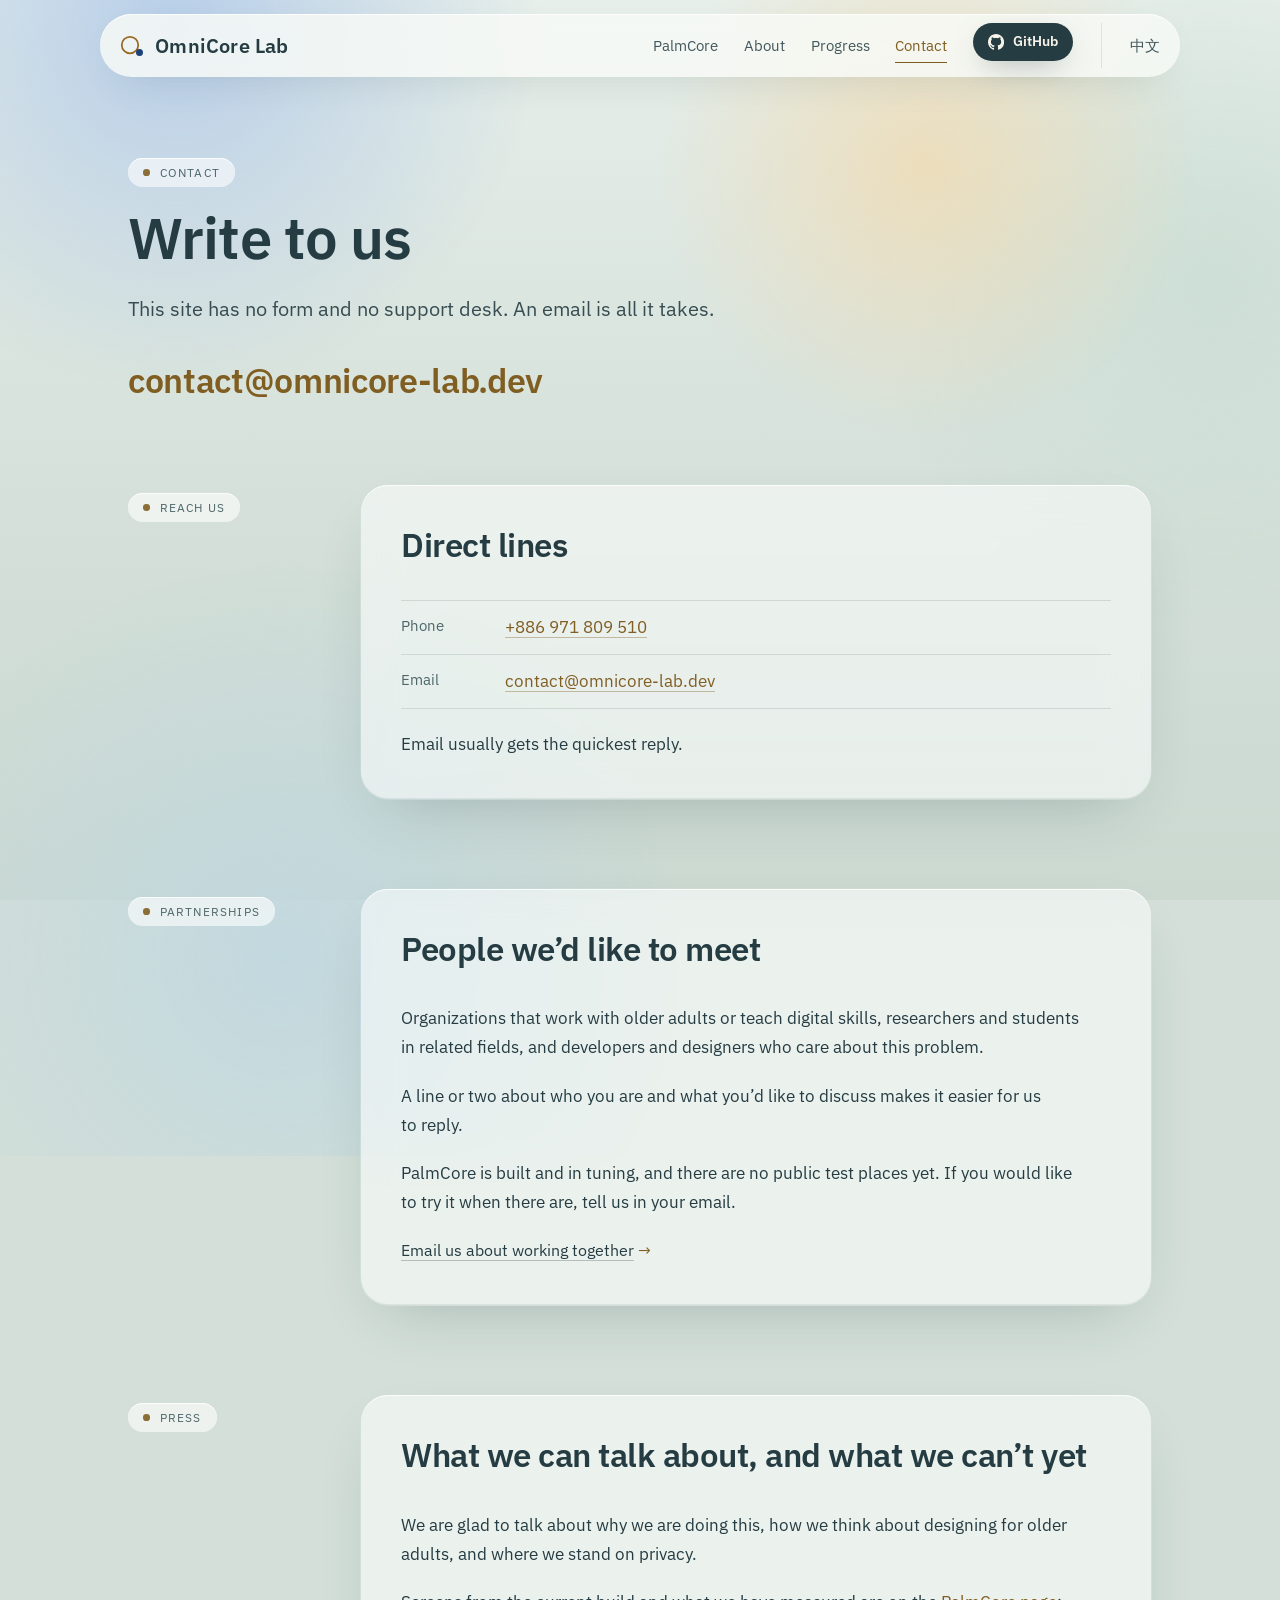
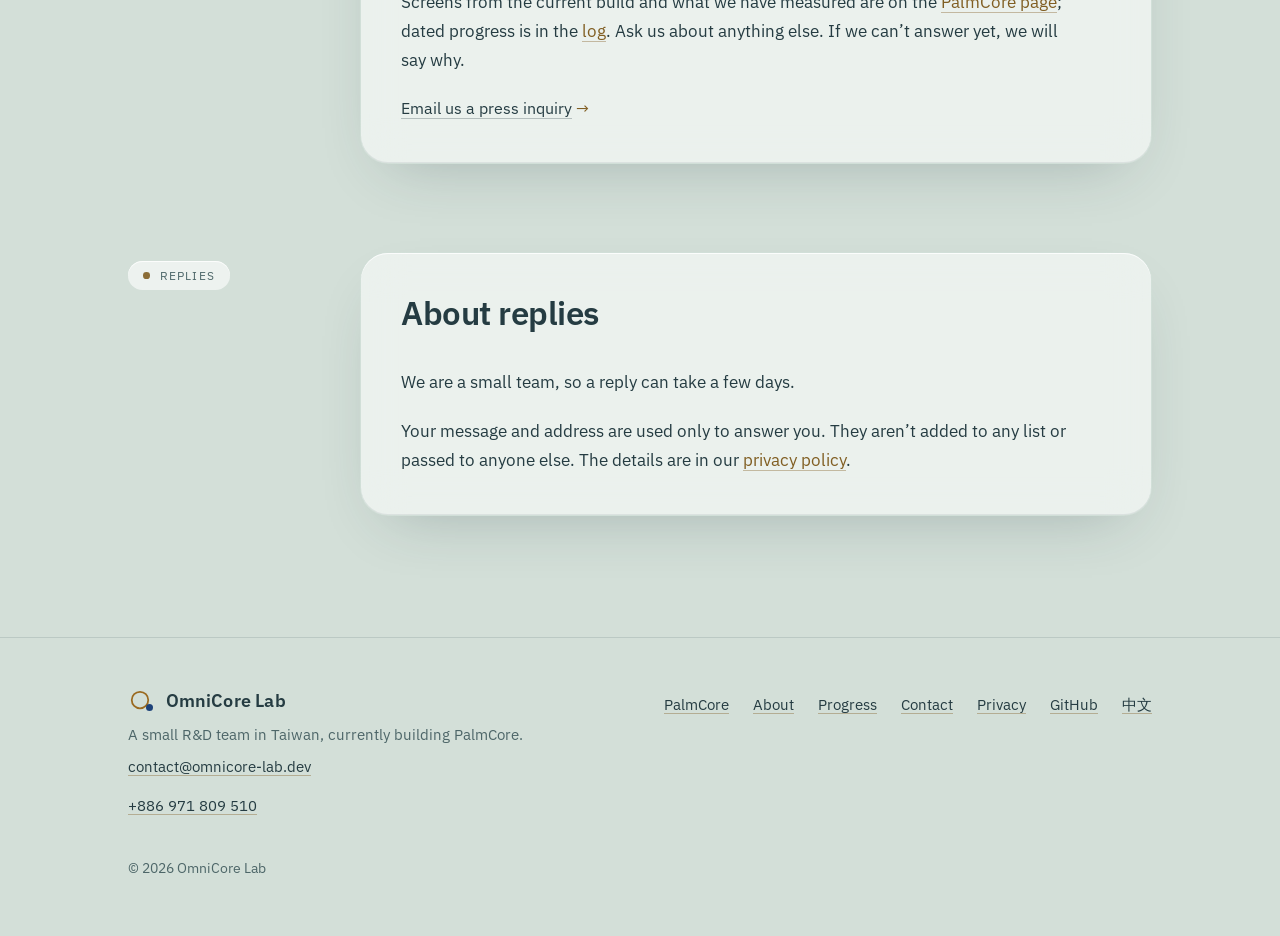
<file: site/contact.html>
<!doctype html>
<html lang="en">
<head>
<meta charset="utf-8">
<meta name="viewport" content="width=device-width, initial-scale=1">
<title>Contact | OmniCore Lab</title>
<meta name="description" content="Contact OmniCore Lab about partnerships, research or press. There is no form on this site; email is all it takes.">
<link rel="canonical" href="https://omnicore-lab.dev/contact">
<link rel="alternate" hreflang="zh-Hant" href="https://omnicore-lab.dev/zh/contact">
<link rel="alternate" hreflang="en" href="https://omnicore-lab.dev/contact">
<link rel="alternate" hreflang="x-default" href="https://omnicore-lab.dev/contact">
<meta property="og:type" content="website">
<meta property="og:site_name" content="OmniCore Lab">
<meta property="og:title" content="Contact | OmniCore Lab">
<meta property="og:description" content="Contact OmniCore Lab about partnerships, research or press. There is no form on this site; email is all it takes.">
<meta property="og:url" content="https://omnicore-lab.dev/contact">
<meta property="og:image" content="https://omnicore-lab.dev/assets/og.png">
<meta property="og:image:width" content="1200">
<meta property="og:image:height" content="630">
<meta property="og:locale" content="en_US">
<meta property="og:locale:alternate" content="zh_TW">
<meta name="twitter:card" content="summary_large_image">
<meta name="color-scheme" content="light">
<meta name="theme-color" content="#E7EFEA">
<link rel="icon" href="assets/favicon.svg" type="image/svg+xml">
<link rel="preconnect" href="https://fonts.googleapis.com">
<link rel="preconnect" href="https://fonts.gstatic.com" crossorigin>
<link rel="stylesheet" href="https://fonts.googleapis.com/css2?family=IBM+Plex+Sans:wght@400;500;600&amp;family=Noto+Sans+TC:wght@400;500;700&amp;display=swap">
<link rel="stylesheet" href="assets/site.css?v=1010f">
<link rel="stylesheet" href="assets/app-theme.css?v=1010f">
<script src="assets/site.js?v=1010f" defer></script>
<script type="application/ld+json">{"@context": "https://schema.org", "@type": "Organization", "name": "OmniCore Lab", "url": "https://omnicore-lab.dev/", "logo": "https://omnicore-lab.dev/assets/favicon.svg", "email": "contact@omnicore-lab.dev", "description": "A small R&D team in Taiwan building PalmCore, an AI companion for people the smartphone was never designed for.", "contactPoint": {"@type": "ContactPoint", "contactType": "general enquiries", "email": "contact@omnicore-lab.dev", "availableLanguage": ["en", "zh-Hant"], "telephone": "+886971809510"}, "address": {"@type": "PostalAddress", "addressCountry": "TW"}, "telephone": "+886971809510", "sameAs": ["https://github.com/OmniCore-lab"]}</script>
</head>
<body>
<a class="skip" href="#main">Skip to main content</a>

<!-- 頁首：每一頁都有同一段，改選單時要全部一起改 -->
<header class="site-head">
  <div class="wrap head">
    <a class="brand" href="./" aria-label="OmniCore Lab home"><svg viewBox="0 0 28 28" aria-hidden="true" focusable="false"><circle class="ring" cx="12" cy="13" r="8.25" fill="none" stroke-width="1.75"/><circle class="dot" cx="21.5" cy="20.5" r="3.5"/></svg><span>OmniCore Lab</span></a>
    <nav class="nav" aria-label="Main">
      <ul>
        <li><a href="palmcore.html">PalmCore</a></li>
        <li><a href="about.html">About</a></li>
        <li><a href="progress.html">Progress</a></li>
        <li><a href="contact.html" aria-current="page">Contact</a></li>
        <li><a class="gh" href="https://github.com/OmniCore-lab" rel="noopener"><svg viewBox="0 0 16 16" aria-hidden="true" focusable="false"><path fill="currentColor" d="M8 0C3.58 0 0 3.58 0 8c0 3.54 2.29 6.53 5.47 7.59.4.07.55-.17.55-.38 0-.19-.01-.82-.01-1.49-2.01.37-2.53-.49-2.69-.94-.09-.23-.48-.94-.82-1.13-.28-.15-.68-.52-.01-.53.63-.01 1.08.58 1.23.82.72 1.21 1.87.87 2.33.66.07-.52.28-.87.51-1.07-1.78-.2-3.64-.89-3.64-3.95 0-.87.31-1.59.82-2.15-.08-.2-.36-1.02.08-2.12 0 0 .67-.21 2.2.82.64-.18 1.32-.27 2-.27s1.36.09 2 .27c1.53-1.04 2.2-.82 2.2-.82.44 1.1.16 1.92.08 2.12.51.56.82 1.27.82 2.15 0 3.07-1.87 3.75-3.65 3.95.29.25.54.73.54 1.48 0 1.07-.01 1.93-.01 2.2 0 .21.15.46.55.38A8.01 8.01 0 0 0 16 8c0-4.42-3.58-8-8-8Z"/></svg><span>GitHub</span></a></li>
      </ul>
    </nav>
    <a class="lang" href="zh/contact.html" lang="zh-Hant" hreflang="zh-Hant" aria-label="切換到中文">中文</a>
  </div>
</header>

<main id="main">
  <section class="page-head">
    <div class="wrap">
      <p class="label">Contact</p>
      <h1>Write to us</h1>
      <p class="lead">This site has no form and no support desk. An email is all it takes.</p>
      <p class="push"><a class="email" href="mailto:contact@omnicore-lab.dev">contact@omnicore-lab.dev</a></p>
    </div>
  </section>

  <section class="section" aria-labelledby="h-office">
    <div class="wrap split">
      <p class="label">Reach us</p>
      <div class="prose" data-reveal>
        <h2 id="h-office">Direct lines</h2>
        <dl class="facts">
          <div><dt>Phone</dt><dd><a href="tel:+886971809510">+886 971 809 510</a></dd></div>
          <div><dt>Email</dt><dd><a href="mailto:contact@omnicore-lab.dev">contact@omnicore-lab.dev</a></dd></div>
        </dl>
        <p>Email usually gets the quickest reply.</p>
      </div>
    </div>
  </section>

  <section class="section" aria-labelledby="h-collab">
    <div class="wrap split">
      <p class="label">Partnerships</p>
      <div class="prose" data-reveal>
        <h2 id="h-collab">People we&rsquo;d like to meet</h2>
        <p>Organizations that work with older adults or teach digital skills, researchers and students in related fields, and developers and designers who care about this problem.</p>
        <p>A line or two about who you are and what you&rsquo;d like to discuss makes it easier for us to reply.</p>
        <p>PalmCore is built and in tuning, and there are no public test places yet. If you would like to try it when there are, tell us in your email.</p>
        <p><a class="more" href="mailto:contact@omnicore-lab.dev?subject=Partnership%20inquiry">Email us about working together</a></p>
      </div>
    </div>
  </section>

  <section class="section" aria-labelledby="h-press">
    <div class="wrap split">
      <p class="label">Press</p>
      <div class="prose" data-reveal>
        <h2 id="h-press">What we can talk about, and what we can&rsquo;t yet</h2>
        <p>We are glad to talk about why we are doing this, how we think about designing for older adults, and where we stand on privacy.</p>
        <p>Screens from the current build and what we have measured are on the <a href="palmcore.html">PalmCore page</a>; dated progress is in the <a href="progress.html">log</a>. Ask us about anything else. If we can&rsquo;t answer yet, we will say why.</p>
        <p><a class="more" href="mailto:contact@omnicore-lab.dev?subject=Press%20inquiry">Email us a press inquiry</a></p>
      </div>
    </div>
  </section>

  <section class="section" aria-labelledby="h-reply">
    <div class="wrap split">
      <p class="label">Replies</p>
      <div class="prose" data-reveal>
        <h2 id="h-reply">About replies</h2>
        <p>We are a small team, so a reply can take a few days.</p>
        <p>Your message and address are used only to answer you. They aren&rsquo;t added to any list or passed to anyone else. The details are in our <a href="privacy.html">privacy policy</a>.</p>
      </div>
    </div>
  </section>
</main>

<!-- 頁尾：每一頁都有同一段 -->
<footer class="site-foot">
  <div class="wrap foot">
    <div>
      <a class="brand" href="./"><svg viewBox="0 0 28 28" aria-hidden="true" focusable="false"><circle class="ring" cx="12" cy="13" r="8.25" fill="none" stroke-width="1.75"/><circle class="dot" cx="21.5" cy="20.5" r="3.5"/></svg><span>OmniCore Lab</span></a>
      <p>A small R&amp;D team in Taiwan, currently building PalmCore.</p>
      <p><a href="mailto:contact@omnicore-lab.dev">contact@omnicore-lab.dev</a></p>
      <p><a href="tel:+886971809510">+886 971 809 510</a></p>
    </div>
    <nav aria-label="Footer">
      <ul>
        <li><a href="palmcore.html">PalmCore</a></li>
        <li><a href="about.html">About</a></li>
        <li><a href="progress.html">Progress</a></li>
        <li><a href="contact.html" aria-current="page">Contact</a></li>
        <li><a href="privacy.html">Privacy</a></li>
        <li><a href="https://github.com/OmniCore-lab" rel="noopener">GitHub</a></li>
        <li><a href="zh/contact.html" lang="zh-Hant" hreflang="zh-Hant">中文</a></li>
      </ul>
    </nav>
    <p class="copy">© 2026 OmniCore Lab</p>
  </div>
</footer>
</body>
</html>
</file>
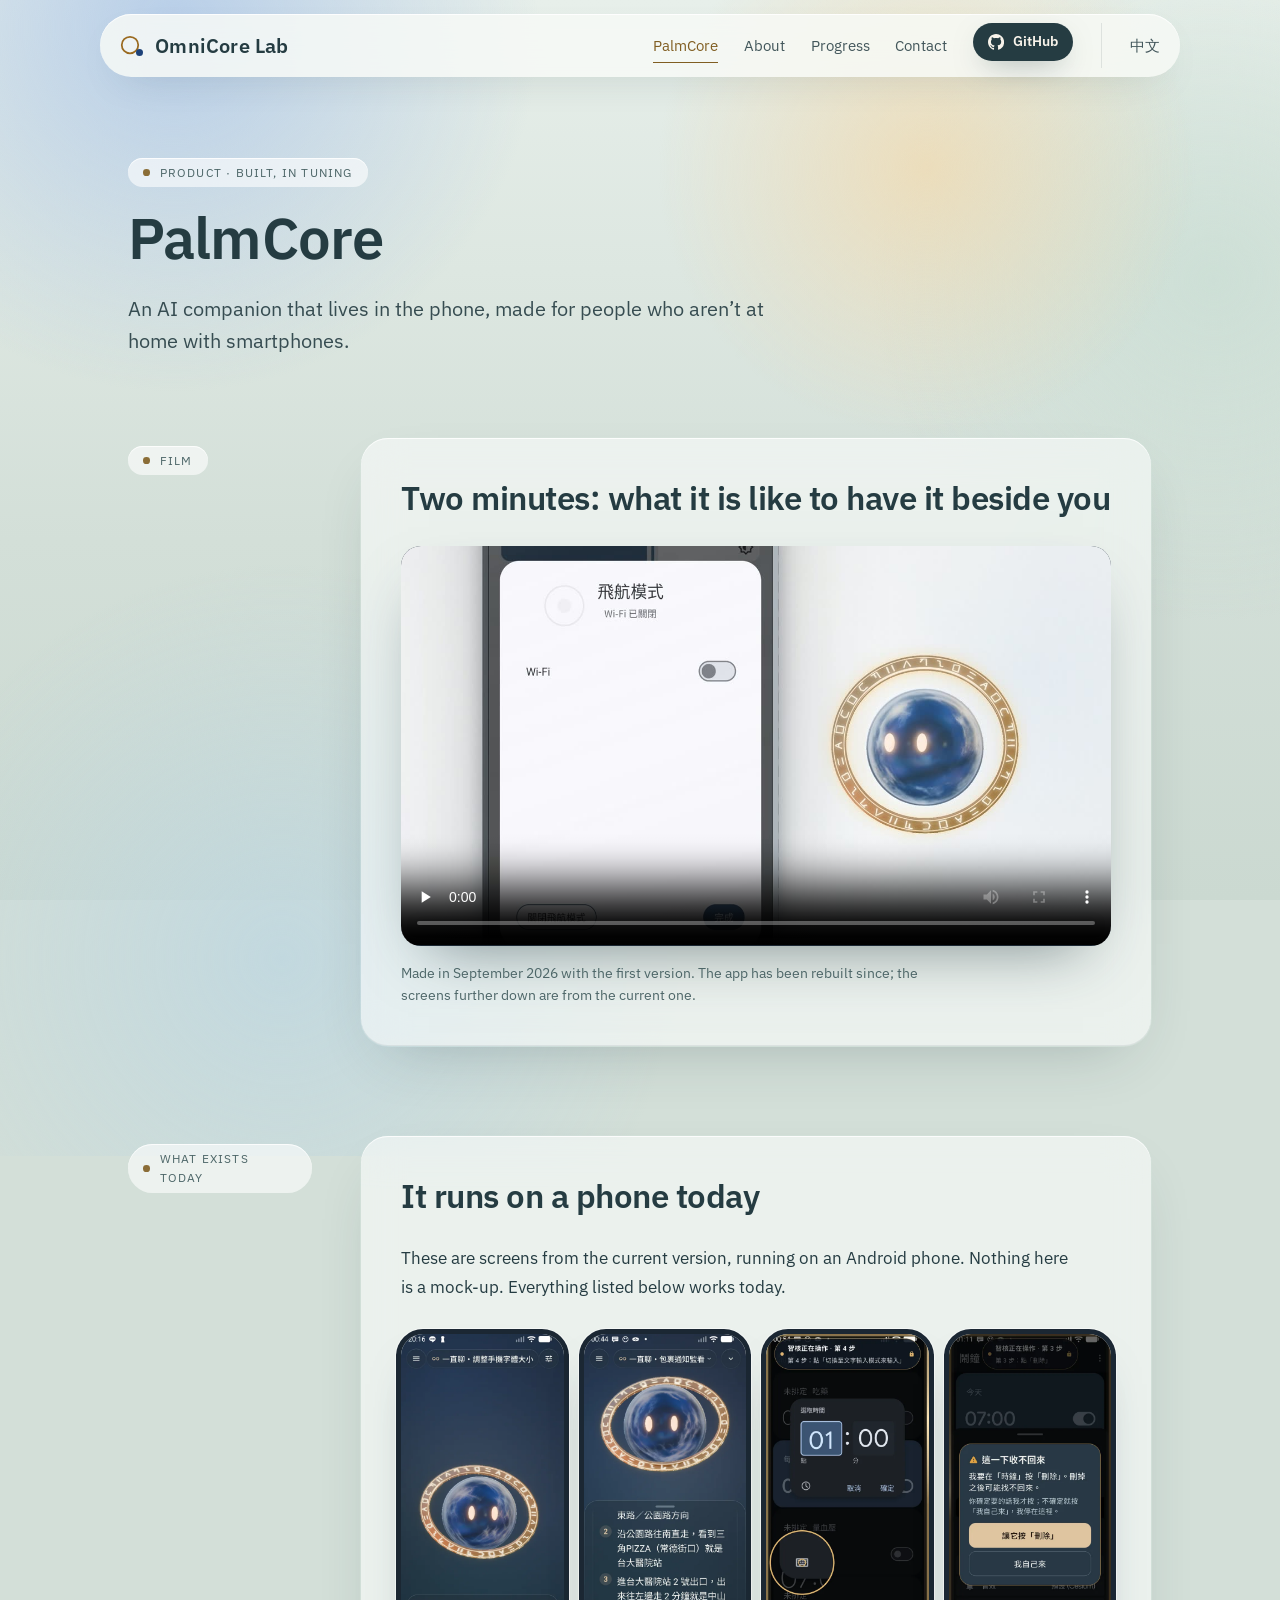
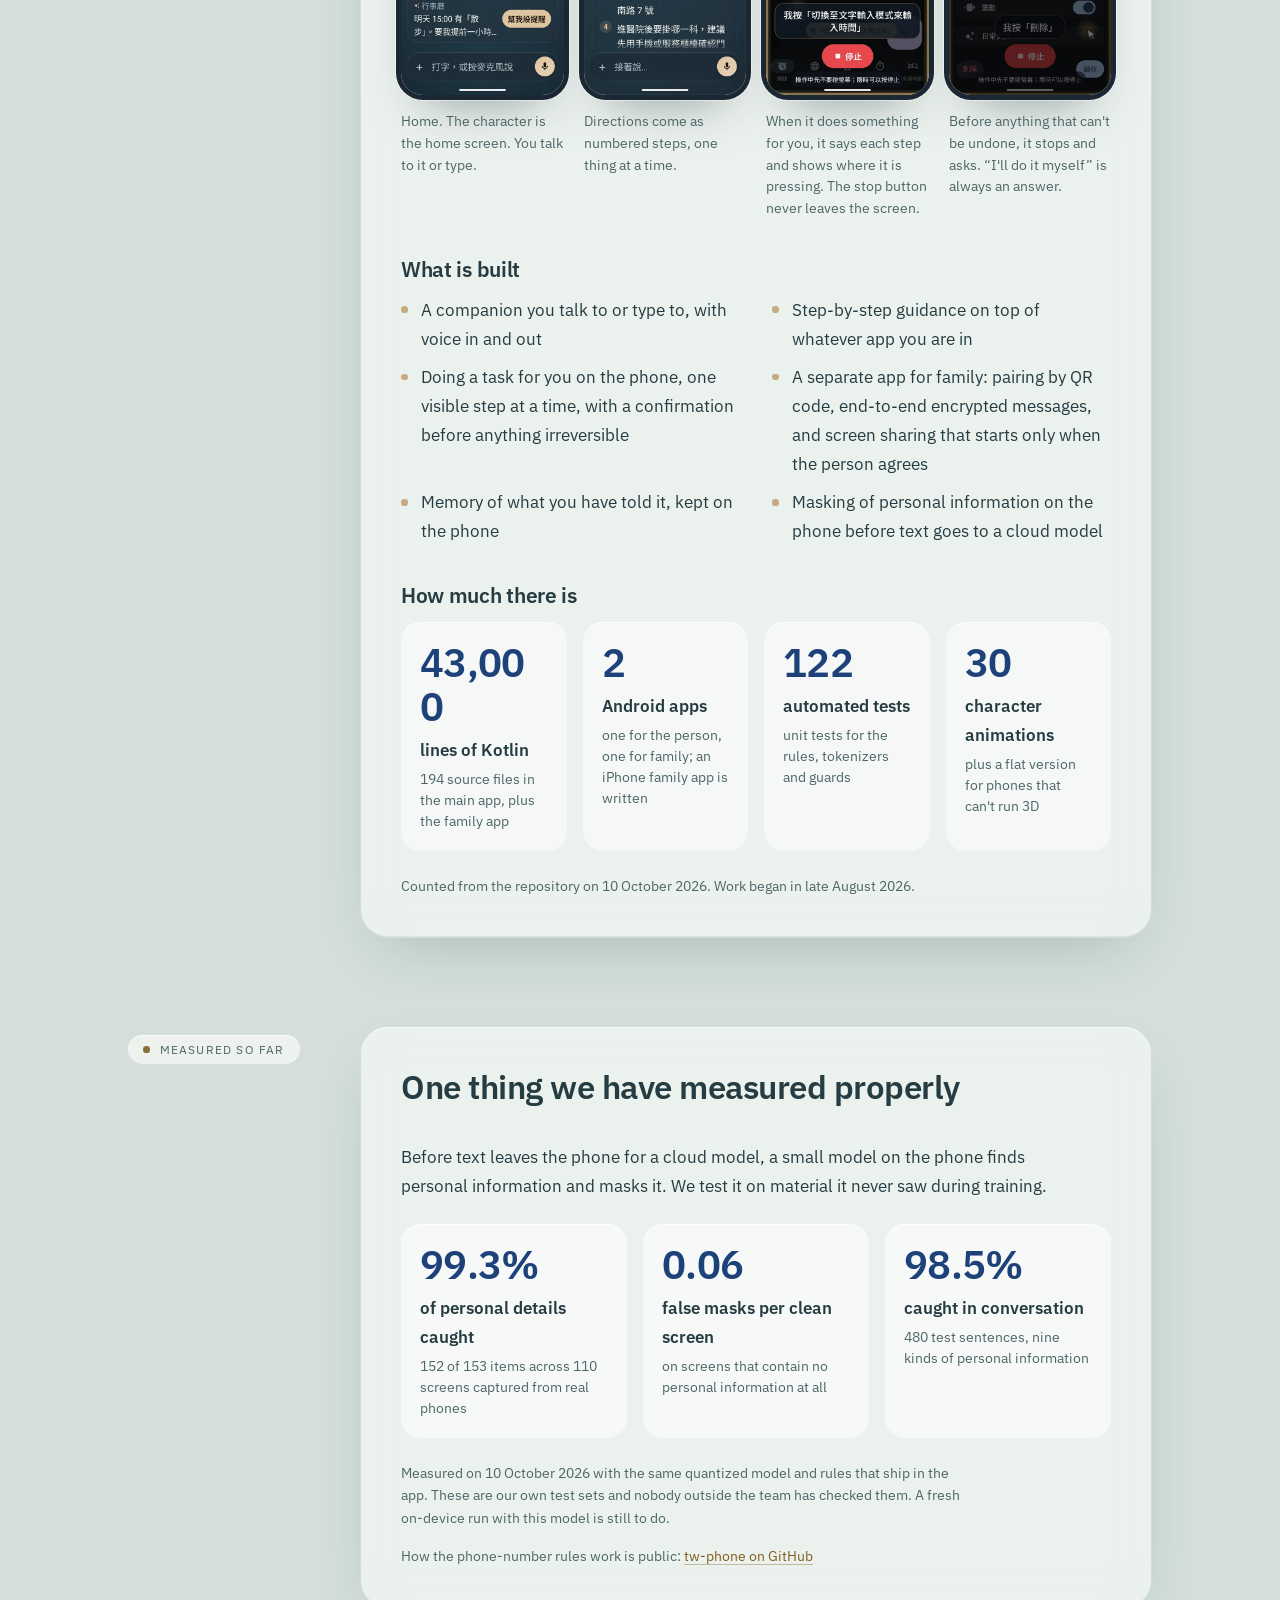
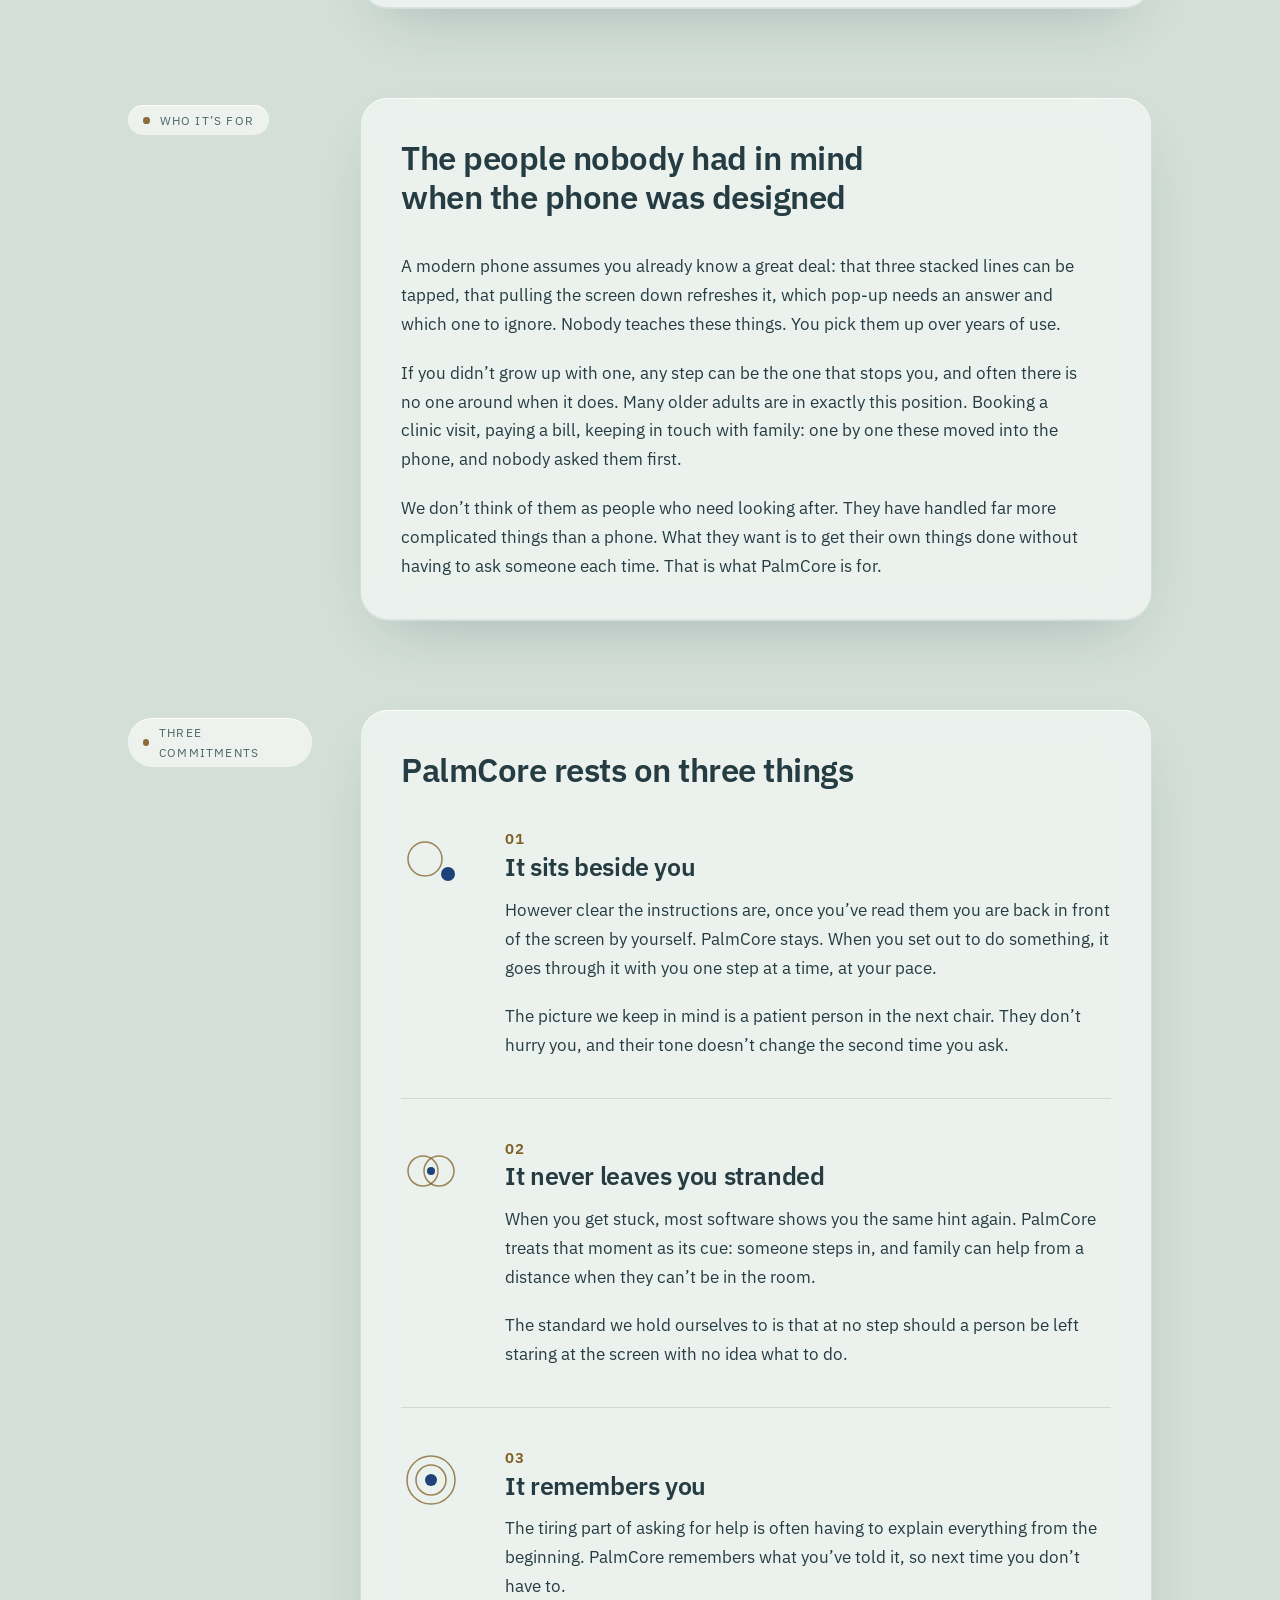
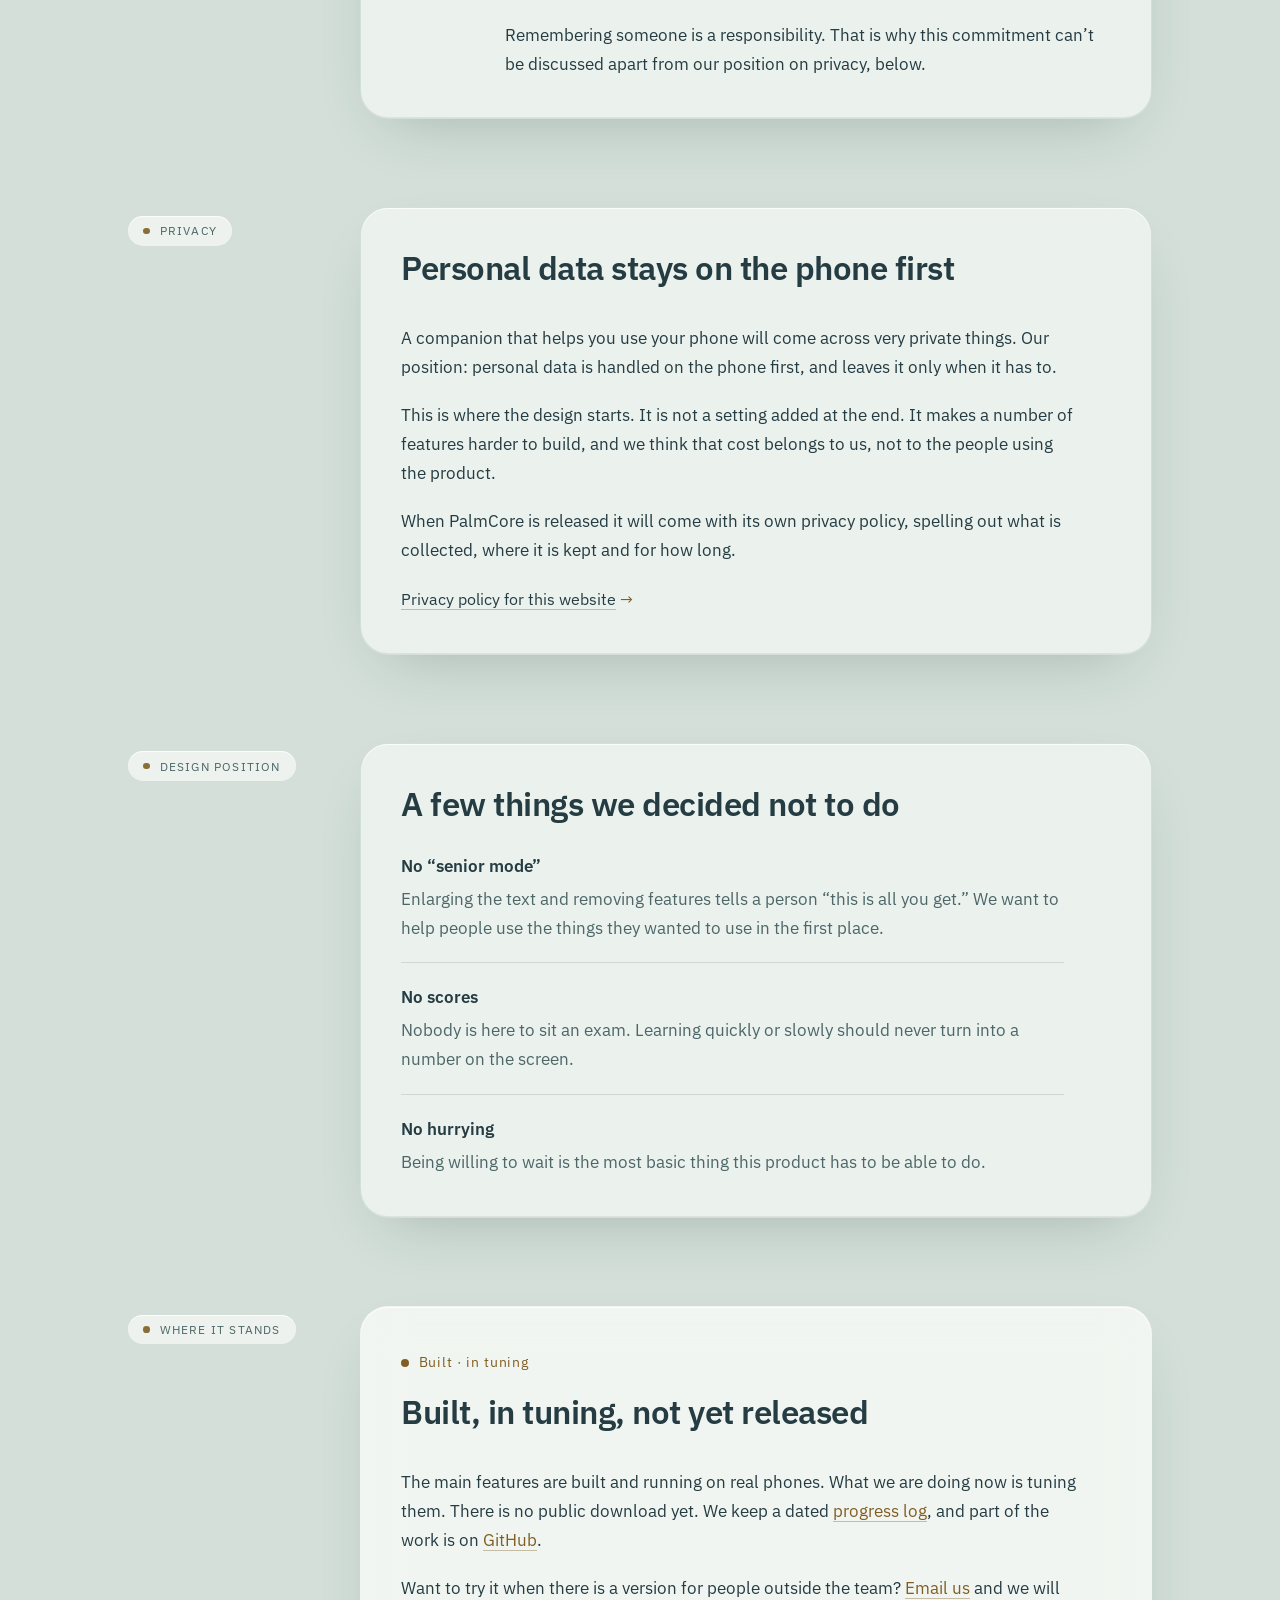
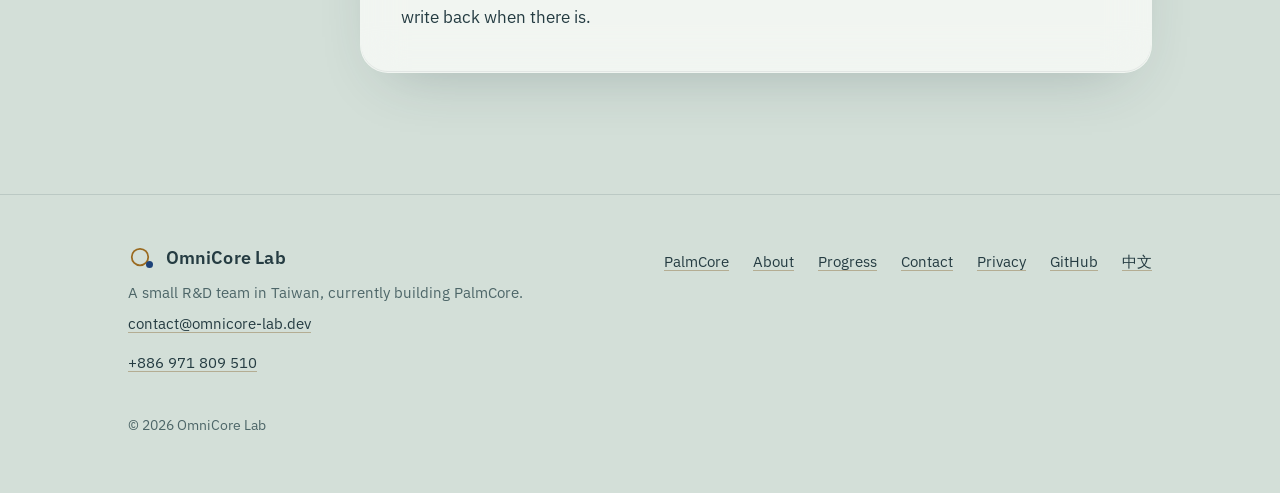
<file: site/palmcore.html>
<!doctype html>
<html lang="en">
<head>
<meta charset="utf-8">
<meta name="viewport" content="width=device-width, initial-scale=1">
<title>PalmCore — An AI companion that lives in the phone | OmniCore Lab</title>
<meta name="description" content="PalmCore is an AI companion for people who aren't at home with smartphones. It goes through each step with you, steps in when you're stuck, and remembers what you've told it. Built and running on real phones, now in tuning; not yet released.">
<link rel="canonical" href="https://omnicore-lab.dev/palmcore">
<link rel="alternate" hreflang="zh-Hant" href="https://omnicore-lab.dev/zh/palmcore">
<link rel="alternate" hreflang="en" href="https://omnicore-lab.dev/palmcore">
<link rel="alternate" hreflang="x-default" href="https://omnicore-lab.dev/palmcore">
<meta property="og:type" content="website">
<meta property="og:site_name" content="OmniCore Lab">
<meta property="og:title" content="PalmCore — An AI companion that lives in the phone | OmniCore Lab">
<meta property="og:description" content="PalmCore is an AI companion for people who aren't at home with smartphones. It goes through each step with you, steps in when you're stuck, and remembers what you've told it. Built and running on real phones, now in tuning; not yet released.">
<meta property="og:url" content="https://omnicore-lab.dev/palmcore">
<meta property="og:image" content="https://omnicore-lab.dev/assets/og.png">
<meta property="og:image:width" content="1200">
<meta property="og:image:height" content="630">
<meta property="og:locale" content="en_US">
<meta property="og:locale:alternate" content="zh_TW">
<meta name="twitter:card" content="summary_large_image">
<meta name="color-scheme" content="light">
<meta name="theme-color" content="#E7EFEA">
<link rel="icon" href="assets/favicon.svg" type="image/svg+xml">
<link rel="preconnect" href="https://fonts.googleapis.com">
<link rel="preconnect" href="https://fonts.gstatic.com" crossorigin>
<link rel="stylesheet" href="https://fonts.googleapis.com/css2?family=IBM+Plex+Sans:wght@400;500;600&amp;family=Noto+Sans+TC:wght@400;500;700&amp;display=swap">
<link rel="stylesheet" href="assets/site.css?v=1010f">
<link rel="stylesheet" href="assets/app-theme.css?v=1010f">
<script src="assets/site.js?v=1010f" defer></script>
</head>
<body>
<a class="skip" href="#main">Skip to main content</a>

<!-- 頁首：每一頁都有同一段，改選單時要全部一起改 -->
<header class="site-head">
  <div class="wrap head">
    <a class="brand" href="./" aria-label="OmniCore Lab home"><svg viewBox="0 0 28 28" aria-hidden="true" focusable="false"><circle class="ring" cx="12" cy="13" r="8.25" fill="none" stroke-width="1.75"/><circle class="dot" cx="21.5" cy="20.5" r="3.5"/></svg><span>OmniCore Lab</span></a>
    <nav class="nav" aria-label="Main">
      <ul>
        <li><a href="palmcore.html" aria-current="page">PalmCore</a></li>
        <li><a href="about.html">About</a></li>
        <li><a href="progress.html">Progress</a></li>
        <li><a href="contact.html">Contact</a></li>
        <li><a class="gh" href="https://github.com/OmniCore-lab" rel="noopener"><svg viewBox="0 0 16 16" aria-hidden="true" focusable="false"><path fill="currentColor" d="M8 0C3.58 0 0 3.58 0 8c0 3.54 2.29 6.53 5.47 7.59.4.07.55-.17.55-.38 0-.19-.01-.82-.01-1.49-2.01.37-2.53-.49-2.69-.94-.09-.23-.48-.94-.82-1.13-.28-.15-.68-.52-.01-.53.63-.01 1.08.58 1.23.82.72 1.21 1.87.87 2.33.66.07-.52.28-.87.51-1.07-1.78-.2-3.64-.89-3.64-3.95 0-.87.31-1.59.82-2.15-.08-.2-.36-1.02.08-2.12 0 0 .67-.21 2.2.82.64-.18 1.32-.27 2-.27s1.36.09 2 .27c1.53-1.04 2.2-.82 2.2-.82.44 1.1.16 1.92.08 2.12.51.56.82 1.27.82 2.15 0 3.07-1.87 3.75-3.65 3.95.29.25.54.73.54 1.48 0 1.07-.01 1.93-.01 2.2 0 .21.15.46.55.38A8.01 8.01 0 0 0 16 8c0-4.42-3.58-8-8-8Z"/></svg><span>GitHub</span></a></li>
      </ul>
    </nav>
    <a class="lang" href="zh/palmcore.html" lang="zh-Hant" hreflang="zh-Hant" aria-label="切換到中文">中文</a>
  </div>
</header>

<main id="main">
  <section class="page-head">
    <div class="wrap">
      <p class="label">Product · Built, in tuning</p>
      <h1>PalmCore</h1>
      <p class="lead">An AI companion that lives in the phone, made for people who aren&rsquo;t at home with smartphones.</p>
    </div>
  </section>

  <section class="section" aria-labelledby="h-film">
    <div class="wrap split">
      <p class="label">Film</p>
      <div data-reveal>
        <h2 id="h-film" class="gap-m">Two minutes: what it is like to have it beside you</h2>
        <video class="film" controls preload="none" playsinline poster="assets/film/poster.jpg" width="1280" height="720" aria-label="PalmCore introduction film. Narration in Mandarin.">
          <source src="assets/film/palmcore-intro.mp4" type="video/mp4">
        </video>
        <p class="fine">Made in September 2026 with the first version. The app has been rebuilt since; the screens further down are from the current one.</p>
      </div>
    </div>
  </section>

  <section class="section" aria-labelledby="h-today">
    <div class="wrap split">
      <p class="label">What exists today</p>
      <div data-reveal>
        <h2 id="h-today" class="gap-m">It runs on a phone today</h2>
        <p class="gap-l">These are screens from the current version, running on an Android phone. Nothing here is a mock-up. Everything listed below works today.</p>
        <div class="phones">
          <figure class="phone"><img src="assets/shots/home.webp" width="540" height="1200" loading="lazy" decoding="async" alt="PalmCore home screen with the character in the centre and a reminder suggestion below"><figcaption>Home. The character is the home screen. You talk to it or type.</figcaption></figure>
          <figure class="phone"><img src="assets/shots/steps.webp" width="540" height="1200" loading="lazy" decoding="async" alt="A conversation showing walking directions broken into numbered steps"><figcaption>Directions come as numbered steps, one thing at a time.</figcaption></figure>
          <figure class="phone"><img src="assets/shots/doing.webp" width="540" height="1200" loading="lazy" decoding="async" alt="PalmCore operating the clock app, with a caption for the current step, a magnifier on the button being pressed, and a stop button"><figcaption>When it does something for you, it says each step and shows where it is pressing. The stop button never leaves the screen.</figcaption></figure>
          <figure class="phone"><img src="assets/shots/confirm.webp" width="540" height="1200" loading="lazy" decoding="async" alt="A confirmation card asking before deleting an alarm, with the options let it press delete or I'll do it myself"><figcaption>Before anything that can't be undone, it stops and asks. &ldquo;I'll do it myself&rdquo; is always an answer.</figcaption></figure>
        </div>
        <h3 class="built-h">What is built</h3>
        <ul class="built">
          <li>A companion you talk to or type to, with voice in and out</li>
          <li>Step-by-step guidance on top of whatever app you are in</li>
          <li>Doing a task for you on the phone, one visible step at a time, with a confirmation before anything irreversible</li>
          <li>A separate app for family: pairing by QR code, end-to-end encrypted messages, and screen sharing that starts only when the person agrees</li>
          <li>Memory of what you have told it, kept on the phone</li>
          <li>Masking of personal information on the phone before text goes to a cloud model</li>
        </ul>
        <h3 class="built-h size-h">How much there is</h3>
        <dl class="stats size">
          <div><dt>43,000</dt><dd><strong>lines of Kotlin</strong><span>194 source files in the main app, plus the family app</span></dd></div>
          <div><dt>2</dt><dd><strong>Android apps</strong><span>one for the person, one for family; an iPhone family app is written</span></dd></div>
          <div><dt>122</dt><dd><strong>automated tests</strong><span>unit tests for the rules, tokenizers and guards</span></dd></div>
          <div><dt>30</dt><dd><strong>character animations</strong><span>plus a flat version for phones that can't run 3D</span></dd></div>
        </dl>
        <p class="fine">Counted from the repository on 10 October 2026. Work began in late August 2026.</p>
      </div>
    </div>
  </section>

  <section class="section" aria-labelledby="h-measured">
    <div class="wrap split">
      <p class="label">Measured so far</p>
      <div class="prose" data-reveal>
        <h2 id="h-measured">One thing we have measured properly</h2>
        <p>Before text leaves the phone for a cloud model, a small model on the phone finds personal information and masks it. We test it on material it never saw during training.</p>
        <dl class="stats">
          <div><dt>99.3%</dt><dd><strong>of personal details caught</strong><span>152 of 153 items across 110 screens captured from real phones</span></dd></div>
          <div><dt>0.06</dt><dd><strong>false masks per clean screen</strong><span>on screens that contain no personal information at all</span></dd></div>
          <div><dt>98.5%</dt><dd><strong>caught in conversation</strong><span>480 test sentences, nine kinds of personal information</span></dd></div>
        </dl>
        <p class="fine">Measured on 10 October 2026 with the same quantized model and rules that ship in the app. These are our own test sets and nobody outside the team has checked them. A fresh on-device run with this model is still to do.</p>
        <p class="fine">How the phone-number rules work is public: <a href="https://github.com/OmniCore-lab/tw-phone" rel="noopener">tw-phone on GitHub</a></p>
      </div>
    </div>
  </section>

  <section class="section" aria-labelledby="h-who">
    <div class="wrap split">
      <p class="label">Who it&rsquo;s for</p>
      <div class="prose" data-reveal>
        <h2 id="h-who">The people nobody had in mind when the phone was designed</h2>
        <p>A modern phone assumes you already know a great deal: that three stacked lines can be tapped, that pulling the screen down refreshes it, which pop-up needs an answer and which one to ignore. Nobody teaches these things. You pick them up over years of use.</p>
        <p>If you didn&rsquo;t grow up with one, any step can be the one that stops you, and often there is no one around when it does. Many older adults are in exactly this position. Booking a clinic visit, paying a bill, keeping in touch with family: one by one these moved into the phone, and nobody asked them first.</p>
        <p>We don&rsquo;t think of them as people who need looking after. They have handled far more complicated things than a phone. What they want is to get their own things done without having to ask someone each time. That is what PalmCore is for.</p>
      </div>
    </div>
  </section>

  <section class="section" aria-labelledby="h-core">
    <div class="wrap split">
      <p class="label">Three commitments</p>
      <div data-reveal>
        <h2 id="h-core" class="gap-xl">PalmCore rests on three things</h2>

        <article class="core">
          <svg viewBox="0 0 60 60" aria-hidden="true" focusable="false"><circle class="fig-ring" cx="24" cy="28" r="17" stroke-width="1.5"/><circle class="fig-dot" cx="47" cy="43" r="7"/></svg>
          <div>
            <h3><span class="num">01</span>It sits beside you</h3>
            <p>However clear the instructions are, once you&rsquo;ve read them you are back in front of the screen by yourself. PalmCore stays. When you set out to do something, it goes through it with you one step at a time, at your pace.</p>
            <p>The picture we keep in mind is a patient person in the next chair. They don&rsquo;t hurry you, and their tone doesn&rsquo;t change the second time you ask.</p>
          </div>
        </article>

        <article class="core">
          <svg viewBox="0 0 60 60" aria-hidden="true" focusable="false"><circle class="fig-ring" cx="22" cy="30" r="15" stroke-width="1.5"/><circle class="fig-ring" cx="38" cy="30" r="15" stroke-width="1.5"/><circle class="fig-dot" cx="30" cy="30" r="4"/></svg>
          <div>
            <h3><span class="num">02</span>It never leaves you stranded</h3>
            <p>When you get stuck, most software shows you the same hint again. PalmCore treats that moment as its cue: someone steps in, and family can help from a distance when they can&rsquo;t be in the room.</p>
            <p>The standard we hold ourselves to is that at no step should a person be left staring at the screen with no idea what to do.</p>
          </div>
        </article>

        <article class="core">
          <svg viewBox="0 0 60 60" aria-hidden="true" focusable="false"><circle class="fig-ring" cx="30" cy="30" r="24" stroke-width="1.5" opacity=".5"/><circle class="fig-ring" cx="30" cy="30" r="15" stroke-width="1.5"/><circle class="fig-dot" cx="30" cy="30" r="6"/></svg>
          <div>
            <h3><span class="num">03</span>It remembers you</h3>
            <p>The tiring part of asking for help is often having to explain everything from the beginning. PalmCore remembers what you&rsquo;ve told it, so next time you don&rsquo;t have to.</p>
            <p>Remembering someone is a responsibility. That is why this commitment can&rsquo;t be discussed apart from our position on privacy, below.</p>
          </div>
        </article>
      </div>
    </div>
  </section>

  <section class="section" aria-labelledby="h-privacy">
    <div class="wrap split">
      <p class="label">Privacy</p>
      <div class="prose" data-reveal>
        <h2 id="h-privacy">Personal data stays on the phone first</h2>
        <p>A companion that helps you use your phone will come across very private things. Our position: personal data is handled on the phone first, and leaves it only when it has to.</p>
        <p>This is where the design starts. It is not a setting added at the end. It makes a number of features harder to build, and we think that cost belongs to us, not to the people using the product.</p>
        <p>When PalmCore is released it will come with its own privacy policy, spelling out what is collected, where it is kept and for how long.</p>
        <p><a class="more" href="privacy.html">Privacy policy for this website</a></p>
      </div>
    </div>
  </section>

  <section class="section" aria-labelledby="h-not">
    <div class="wrap split">
      <p class="label">Design position</p>
      <div data-reveal>
        <h2 id="h-not" class="gap-m">A few things we decided not to do</h2>
        <ul class="plain">
          <li><strong>No &ldquo;senior mode&rdquo;</strong><span>Enlarging the text and removing features tells a person &ldquo;this is all you get.&rdquo; We want to help people use the things they wanted to use in the first place.</span></li>
          <li><strong>No scores</strong><span>Nobody is here to sit an exam. Learning quickly or slowly should never turn into a number on the screen.</span></li>
          <li><strong>No hurrying</strong><span>Being willing to wait is the most basic thing this product has to be able to do.</span></li>
        </ul>
      </div>
    </div>
  </section>

  <section class="section band" aria-labelledby="h-stage">
    <div class="wrap split">
      <p class="label">Where it stands</p>
      <div class="prose" data-reveal>
        <p class="status">Built · in tuning</p>
        <h2 id="h-stage">Built, in tuning, not yet released</h2>
        <p>The main features are built and running on real phones. What we are doing now is tuning them. There is no public download yet. We keep a dated <a href="progress.html">progress log</a>, and part of the work is on <a href="https://github.com/OmniCore-lab" rel="noopener">GitHub</a>.</p>
        <p>Want to try it when there is a version for people outside the team? <a href="mailto:contact@omnicore-lab.dev?subject=Tell%20me%20when%20PalmCore%20can%20be%20tried">Email us</a> and we will write back when there is.</p>
      </div>
    </div>
  </section>
</main>

<!-- 頁尾：每一頁都有同一段 -->
<footer class="site-foot">
  <div class="wrap foot">
    <div>
      <a class="brand" href="./"><svg viewBox="0 0 28 28" aria-hidden="true" focusable="false"><circle class="ring" cx="12" cy="13" r="8.25" fill="none" stroke-width="1.75"/><circle class="dot" cx="21.5" cy="20.5" r="3.5"/></svg><span>OmniCore Lab</span></a>
      <p>A small R&amp;D team in Taiwan, currently building PalmCore.</p>
      <p><a href="mailto:contact@omnicore-lab.dev">contact@omnicore-lab.dev</a></p>
      <p><a href="tel:+886971809510">+886 971 809 510</a></p>
    </div>
    <nav aria-label="Footer">
      <ul>
        <li><a href="palmcore.html" aria-current="page">PalmCore</a></li>
        <li><a href="about.html">About</a></li>
        <li><a href="progress.html">Progress</a></li>
        <li><a href="contact.html">Contact</a></li>
        <li><a href="privacy.html">Privacy</a></li>
        <li><a href="https://github.com/OmniCore-lab" rel="noopener">GitHub</a></li>
        <li><a href="zh/palmcore.html" lang="zh-Hant" hreflang="zh-Hant">中文</a></li>
      </ul>
    </nav>
    <p class="copy">© 2026 OmniCore Lab</p>
  </div>
</footer>
</body>
</html>
</file>
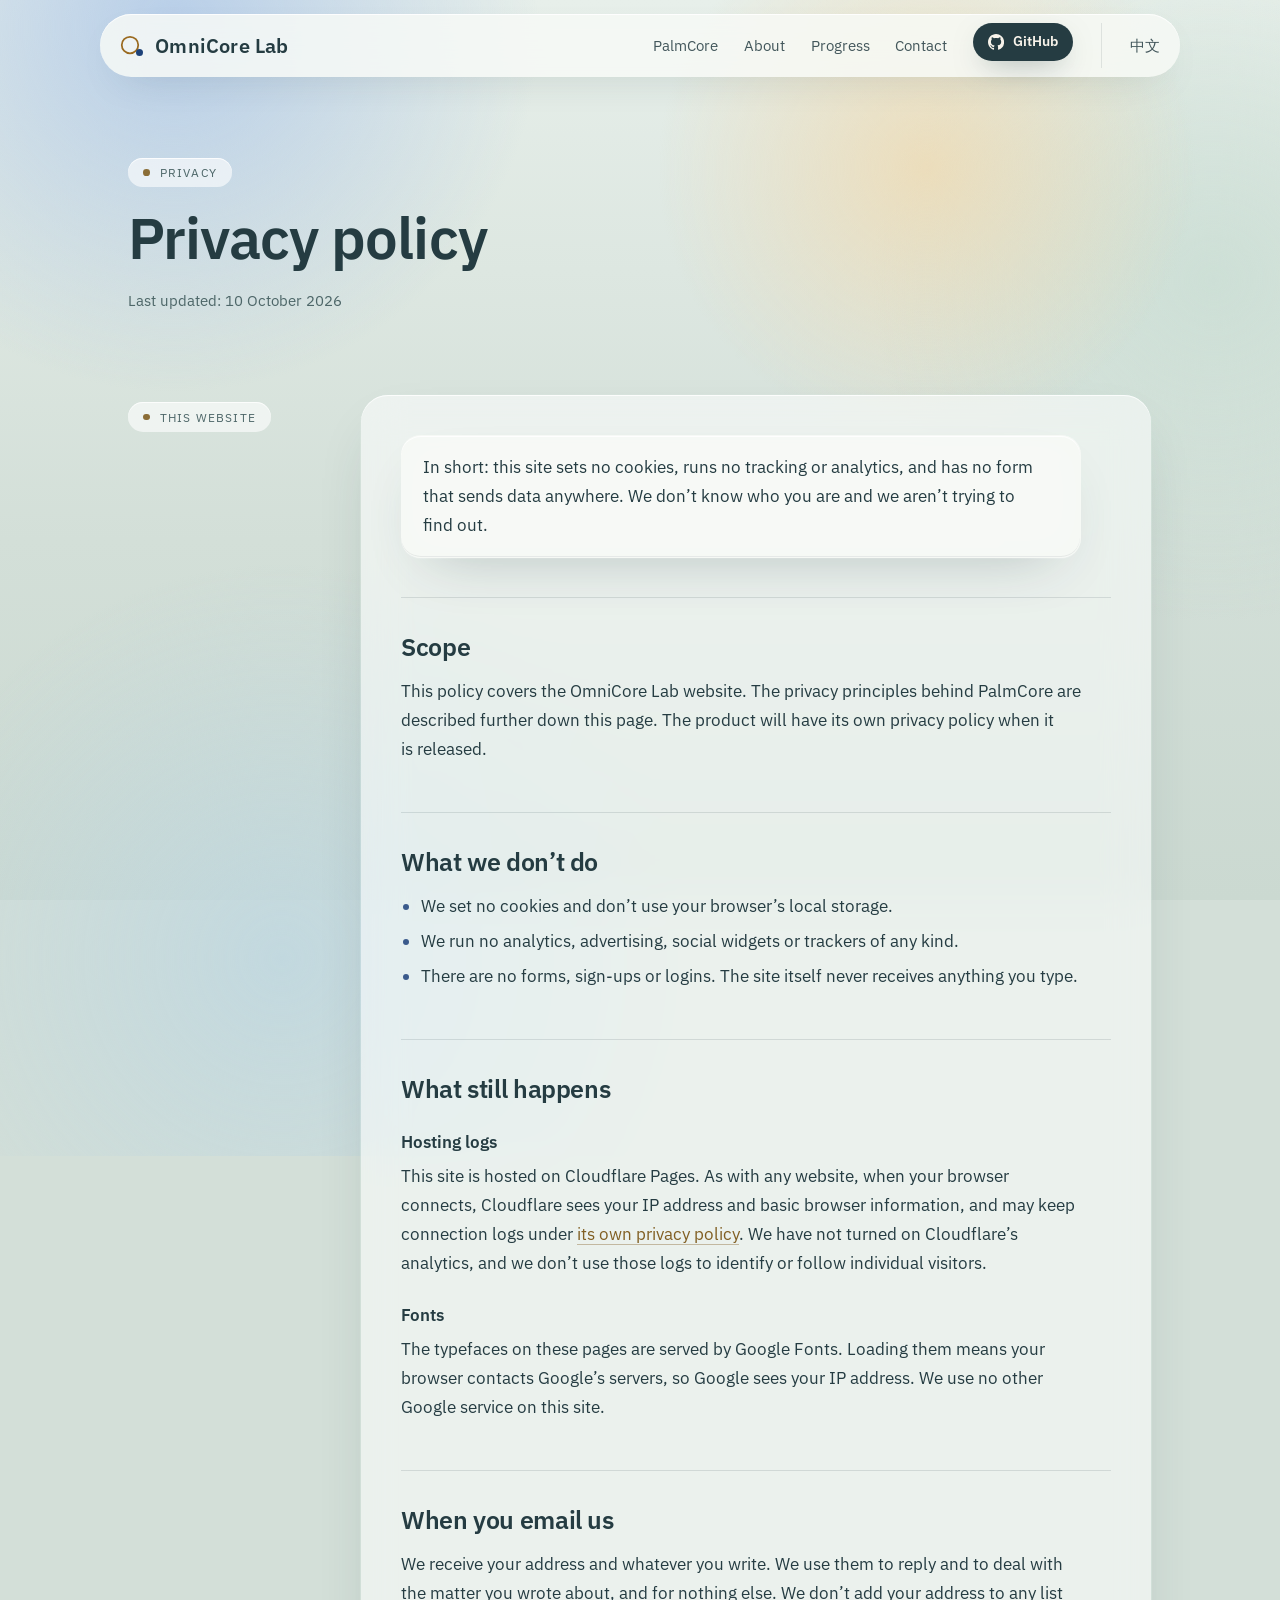
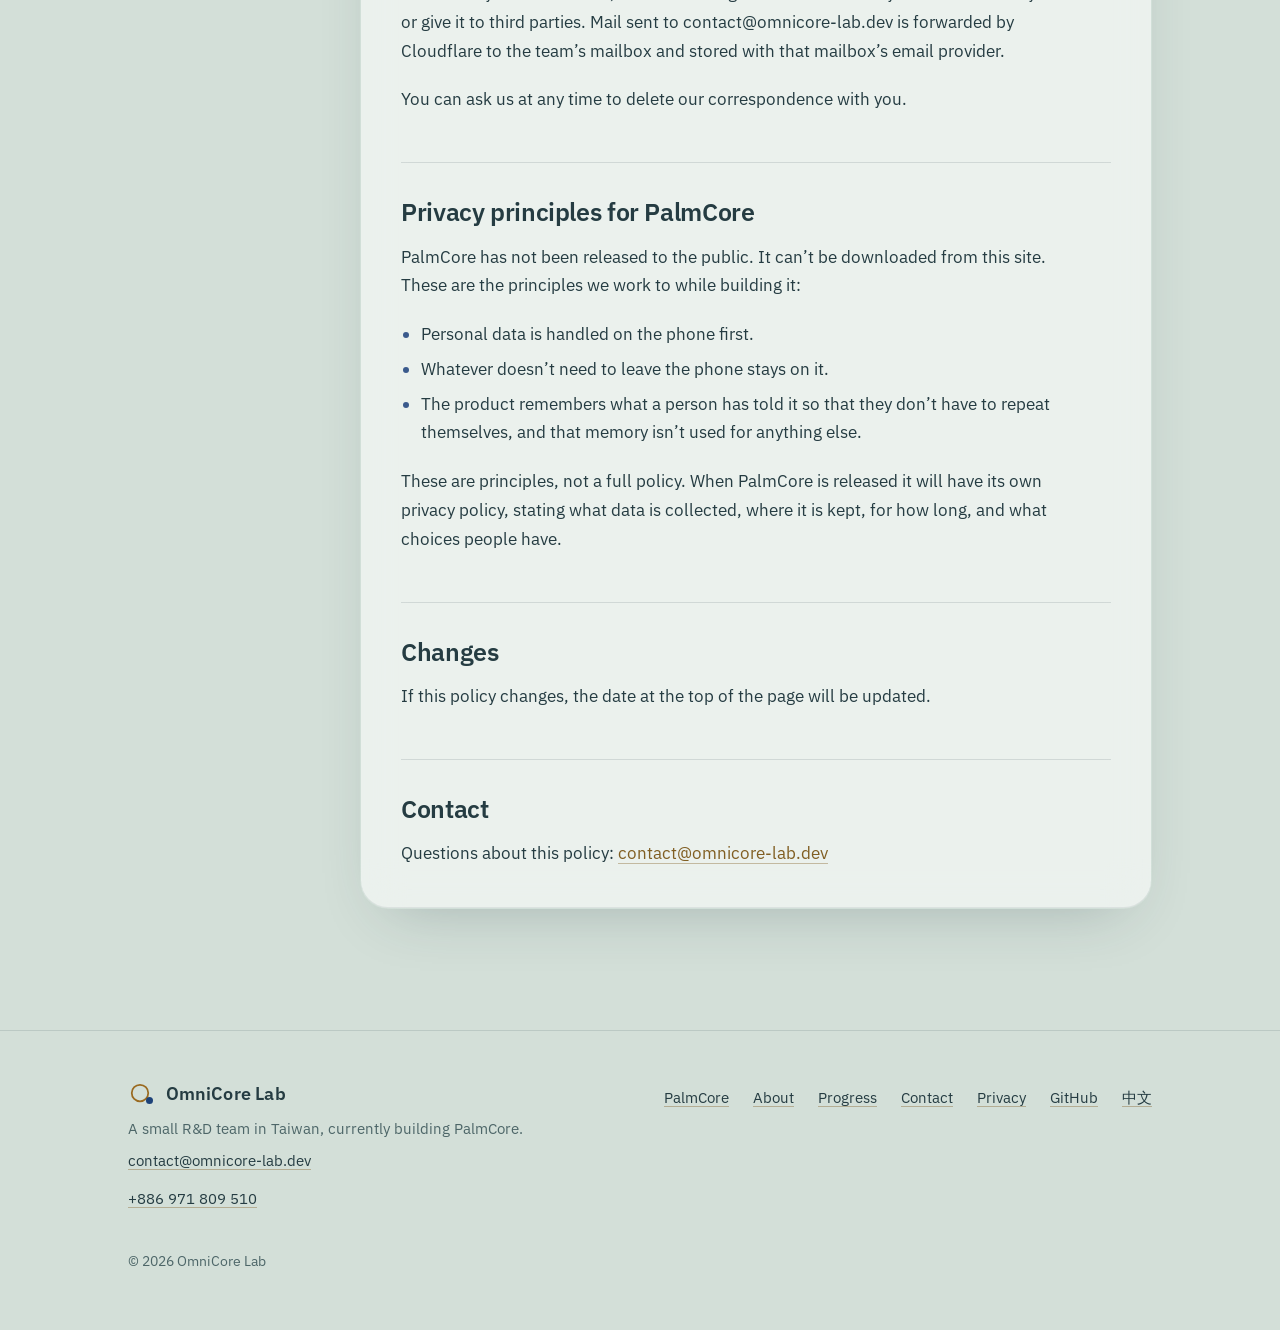
<file: site/privacy.html>
<!doctype html>
<html lang="en">
<head>
<meta charset="utf-8">
<meta name="viewport" content="width=device-width, initial-scale=1">
<title>Privacy policy | OmniCore Lab</title>
<meta name="description" content="Privacy policy for the OmniCore Lab website: a static site with no cookies, no tracking or analytics and no forms. Also covers the privacy principles behind PalmCore.">
<link rel="canonical" href="https://omnicore-lab.dev/privacy">
<link rel="alternate" hreflang="zh-Hant" href="https://omnicore-lab.dev/zh/privacy">
<link rel="alternate" hreflang="en" href="https://omnicore-lab.dev/privacy">
<link rel="alternate" hreflang="x-default" href="https://omnicore-lab.dev/privacy">
<meta property="og:type" content="website">
<meta property="og:site_name" content="OmniCore Lab">
<meta property="og:title" content="Privacy policy | OmniCore Lab">
<meta property="og:description" content="Privacy policy for the OmniCore Lab website: a static site with no cookies, no tracking or analytics and no forms. Also covers the privacy principles behind PalmCore.">
<meta property="og:url" content="https://omnicore-lab.dev/privacy">
<meta property="og:image" content="https://omnicore-lab.dev/assets/og.png">
<meta property="og:image:width" content="1200">
<meta property="og:image:height" content="630">
<meta property="og:locale" content="en_US">
<meta property="og:locale:alternate" content="zh_TW">
<meta name="twitter:card" content="summary_large_image">
<meta name="color-scheme" content="light">
<meta name="theme-color" content="#E7EFEA">
<link rel="icon" href="assets/favicon.svg" type="image/svg+xml">
<link rel="preconnect" href="https://fonts.googleapis.com">
<link rel="preconnect" href="https://fonts.gstatic.com" crossorigin>
<link rel="stylesheet" href="https://fonts.googleapis.com/css2?family=IBM+Plex+Sans:wght@400;500;600&amp;family=Noto+Sans+TC:wght@400;500;700&amp;display=swap">
<link rel="stylesheet" href="assets/site.css?v=1010f">
<link rel="stylesheet" href="assets/app-theme.css?v=1010f">
<script src="assets/site.js?v=1010f" defer></script>
</head>
<body>
<a class="skip" href="#main">Skip to main content</a>

<!-- 頁首：每一頁都有同一段，改選單時要全部一起改 -->
<header class="site-head">
  <div class="wrap head">
    <a class="brand" href="./" aria-label="OmniCore Lab home"><svg viewBox="0 0 28 28" aria-hidden="true" focusable="false"><circle class="ring" cx="12" cy="13" r="8.25" fill="none" stroke-width="1.75"/><circle class="dot" cx="21.5" cy="20.5" r="3.5"/></svg><span>OmniCore Lab</span></a>
    <nav class="nav" aria-label="Main">
      <ul>
        <li><a href="palmcore.html">PalmCore</a></li>
        <li><a href="about.html">About</a></li>
        <li><a href="progress.html">Progress</a></li>
        <li><a href="contact.html">Contact</a></li>
        <li><a class="gh" href="https://github.com/OmniCore-lab" rel="noopener"><svg viewBox="0 0 16 16" aria-hidden="true" focusable="false"><path fill="currentColor" d="M8 0C3.58 0 0 3.58 0 8c0 3.54 2.29 6.53 5.47 7.59.4.07.55-.17.55-.38 0-.19-.01-.82-.01-1.49-2.01.37-2.53-.49-2.69-.94-.09-.23-.48-.94-.82-1.13-.28-.15-.68-.52-.01-.53.63-.01 1.08.58 1.23.82.72 1.21 1.87.87 2.33.66.07-.52.28-.87.51-1.07-1.78-.2-3.64-.89-3.64-3.95 0-.87.31-1.59.82-2.15-.08-.2-.36-1.02.08-2.12 0 0 .67-.21 2.2.82.64-.18 1.32-.27 2-.27s1.36.09 2 .27c1.53-1.04 2.2-.82 2.2-.82.44 1.1.16 1.92.08 2.12.51.56.82 1.27.82 2.15 0 3.07-1.87 3.75-3.65 3.95.29.25.54.73.54 1.48 0 1.07-.01 1.93-.01 2.2 0 .21.15.46.55.38A8.01 8.01 0 0 0 16 8c0-4.42-3.58-8-8-8Z"/></svg><span>GitHub</span></a></li>
      </ul>
    </nav>
    <a class="lang" href="zh/privacy.html" lang="zh-Hant" hreflang="zh-Hant" aria-label="切換到中文">中文</a>
  </div>
</header>

<main id="main">
  <section class="page-head">
    <div class="wrap">
      <p class="label">Privacy</p>
      <h1>Privacy policy</h1>
      <p class="muted small push-s">Last updated: 10 October 2026</p>
    </div>
  </section>

  <section class="section">
    <div class="wrap split">
      <p class="label">This website</p>
      <div class="doc">
        <p class="summary">In short: this site sets no cookies, runs no tracking or analytics, and has no form that sends data anywhere. We don&rsquo;t know who you are and we aren&rsquo;t trying to find out.</p>

        <h2>Scope</h2>
        <p>This policy covers the OmniCore Lab website. The privacy principles behind PalmCore are described further down this page. The product will have its own privacy policy when it is released.</p>

        <h2>What we don&rsquo;t do</h2>
        <ul>
          <li>We set no cookies and don&rsquo;t use your browser&rsquo;s local storage.</li>
          <li>We run no analytics, advertising, social widgets or trackers of any kind.</li>
          <li>There are no forms, sign-ups or logins. The site itself never receives anything you type.</li>
        </ul>

        <h2>What still happens</h2>
        <h3>Hosting logs</h3>
        <p>This site is hosted on Cloudflare Pages. As with any website, when your browser connects, Cloudflare sees your IP address and basic browser information, and may keep connection logs under <a href="https://www.cloudflare.com/privacypolicy/" rel="noopener">its own privacy policy</a>. We have not turned on Cloudflare&rsquo;s analytics, and we don&rsquo;t use those logs to identify or follow individual visitors.</p>
        <h3>Fonts</h3>
        <p>The typefaces on these pages are served by Google Fonts. Loading them means your browser contacts Google&rsquo;s servers, so Google sees your IP address. We use no other Google service on this site.</p>

        <h2>When you email us</h2>
        <p>We receive your address and whatever you write. We use them to reply and to deal with the matter you wrote about, and for nothing else. We don&rsquo;t add your address to any list or give it to third parties. Mail sent to contact@omnicore-lab.dev is forwarded by Cloudflare to the team&rsquo;s mailbox and stored with that mailbox&rsquo;s email provider.</p>
        <p>You can ask us at any time to delete our correspondence with you.</p>

        <h2 id="palmcore">Privacy principles for PalmCore</h2>
        <p>PalmCore has not been released to the public. It can&rsquo;t be downloaded from this site. These are the principles we work to while building it:</p>
        <ul>
          <li>Personal data is handled on the phone first.</li>
          <li>Whatever doesn&rsquo;t need to leave the phone stays on it.</li>
          <li>The product remembers what a person has told it so that they don&rsquo;t have to repeat themselves, and that memory isn&rsquo;t used for anything else.</li>
        </ul>
        <p>These are principles, not a full policy. When PalmCore is released it will have its own privacy policy, stating what data is collected, where it is kept, for how long, and what choices people have.</p>

        <h2>Changes</h2>
        <p>If this policy changes, the date at the top of the page will be updated.</p>

        <h2>Contact</h2>
        <p>Questions about this policy: <a href="mailto:contact@omnicore-lab.dev">contact@omnicore-lab.dev</a></p>
      </div>
    </div>
  </section>
</main>

<!-- 頁尾：每一頁都有同一段 -->
<footer class="site-foot">
  <div class="wrap foot">
    <div>
      <a class="brand" href="./"><svg viewBox="0 0 28 28" aria-hidden="true" focusable="false"><circle class="ring" cx="12" cy="13" r="8.25" fill="none" stroke-width="1.75"/><circle class="dot" cx="21.5" cy="20.5" r="3.5"/></svg><span>OmniCore Lab</span></a>
      <p>A small R&amp;D team in Taiwan, currently building PalmCore.</p>
      <p><a href="mailto:contact@omnicore-lab.dev">contact@omnicore-lab.dev</a></p>
      <p><a href="tel:+886971809510">+886 971 809 510</a></p>
    </div>
    <nav aria-label="Footer">
      <ul>
        <li><a href="palmcore.html">PalmCore</a></li>
        <li><a href="about.html">About</a></li>
        <li><a href="progress.html">Progress</a></li>
        <li><a href="contact.html">Contact</a></li>
        <li><a href="privacy.html" aria-current="page">Privacy</a></li>
        <li><a href="https://github.com/OmniCore-lab" rel="noopener">GitHub</a></li>
        <li><a href="zh/privacy.html" lang="zh-Hant" hreflang="zh-Hant">中文</a></li>
      </ul>
    </nav>
    <p class="copy">© 2026 OmniCore Lab</p>
  </div>
</footer>
</body>
</html>
</file>
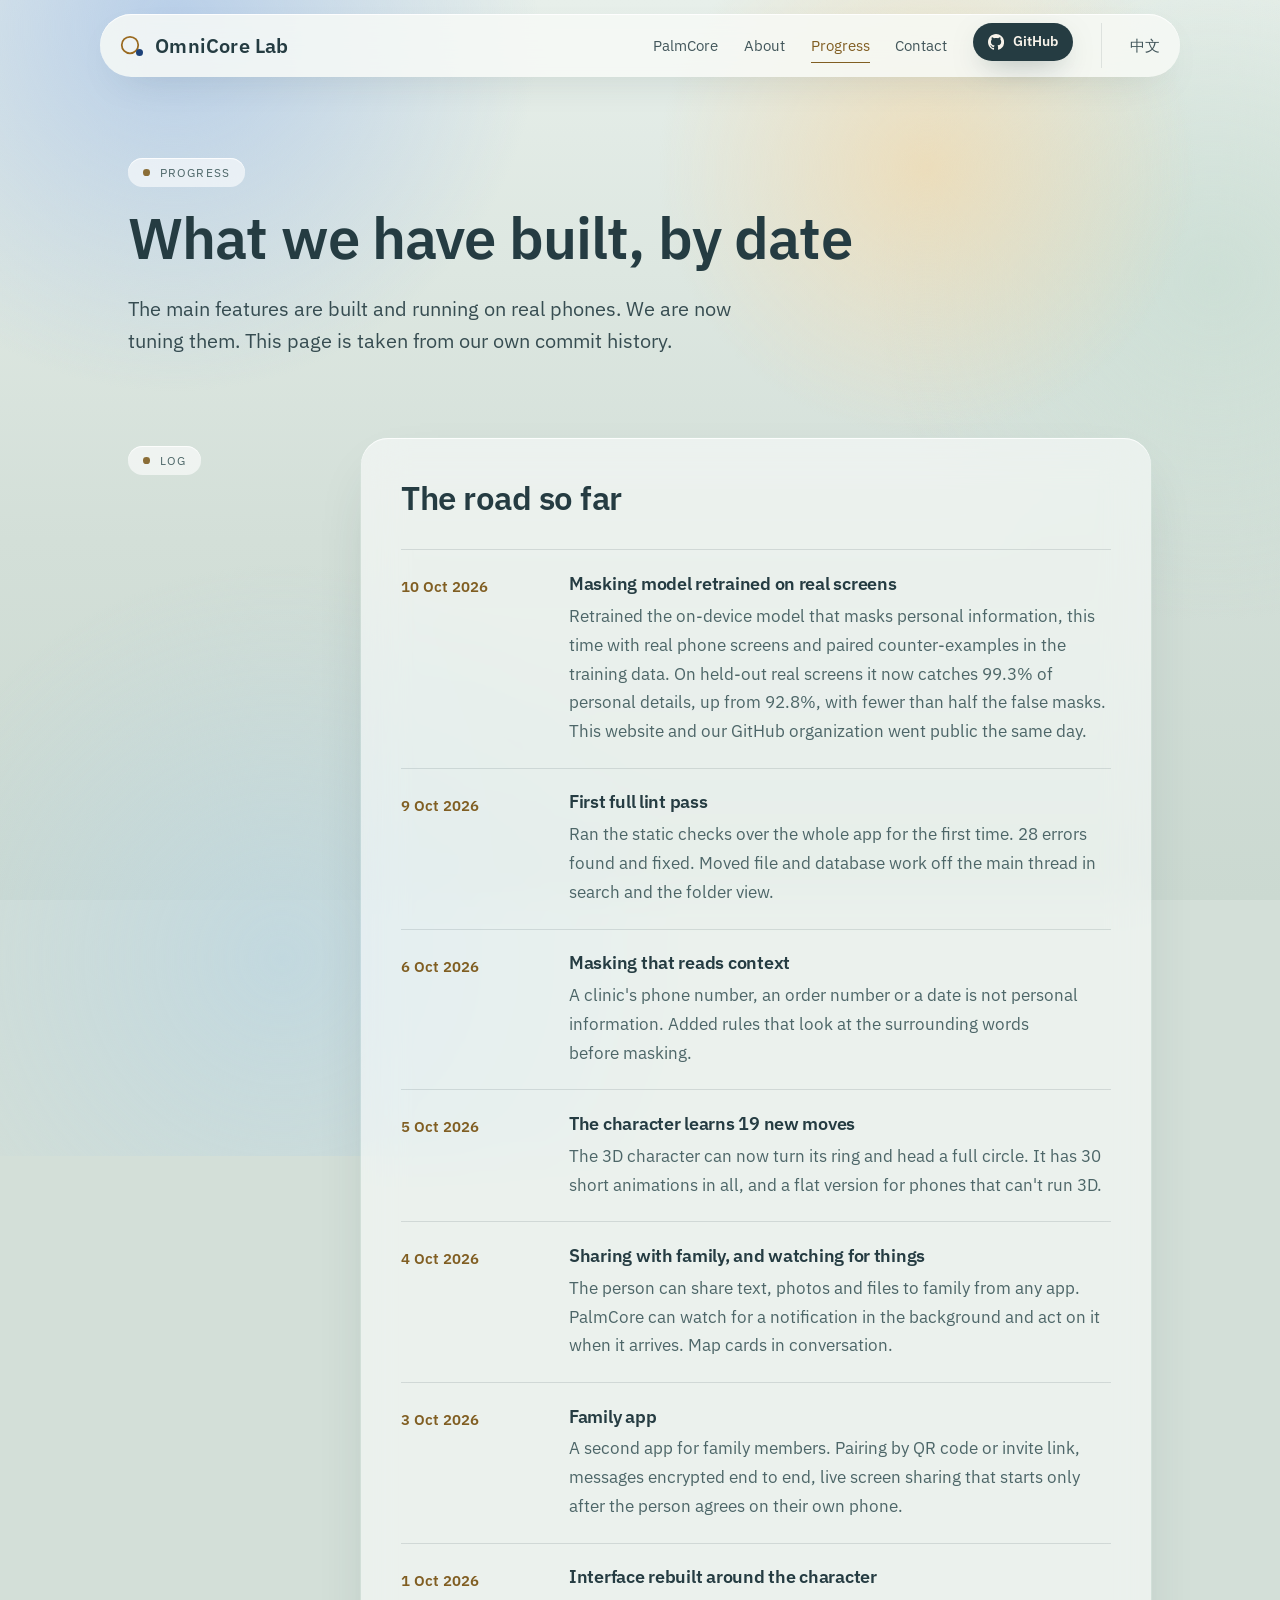
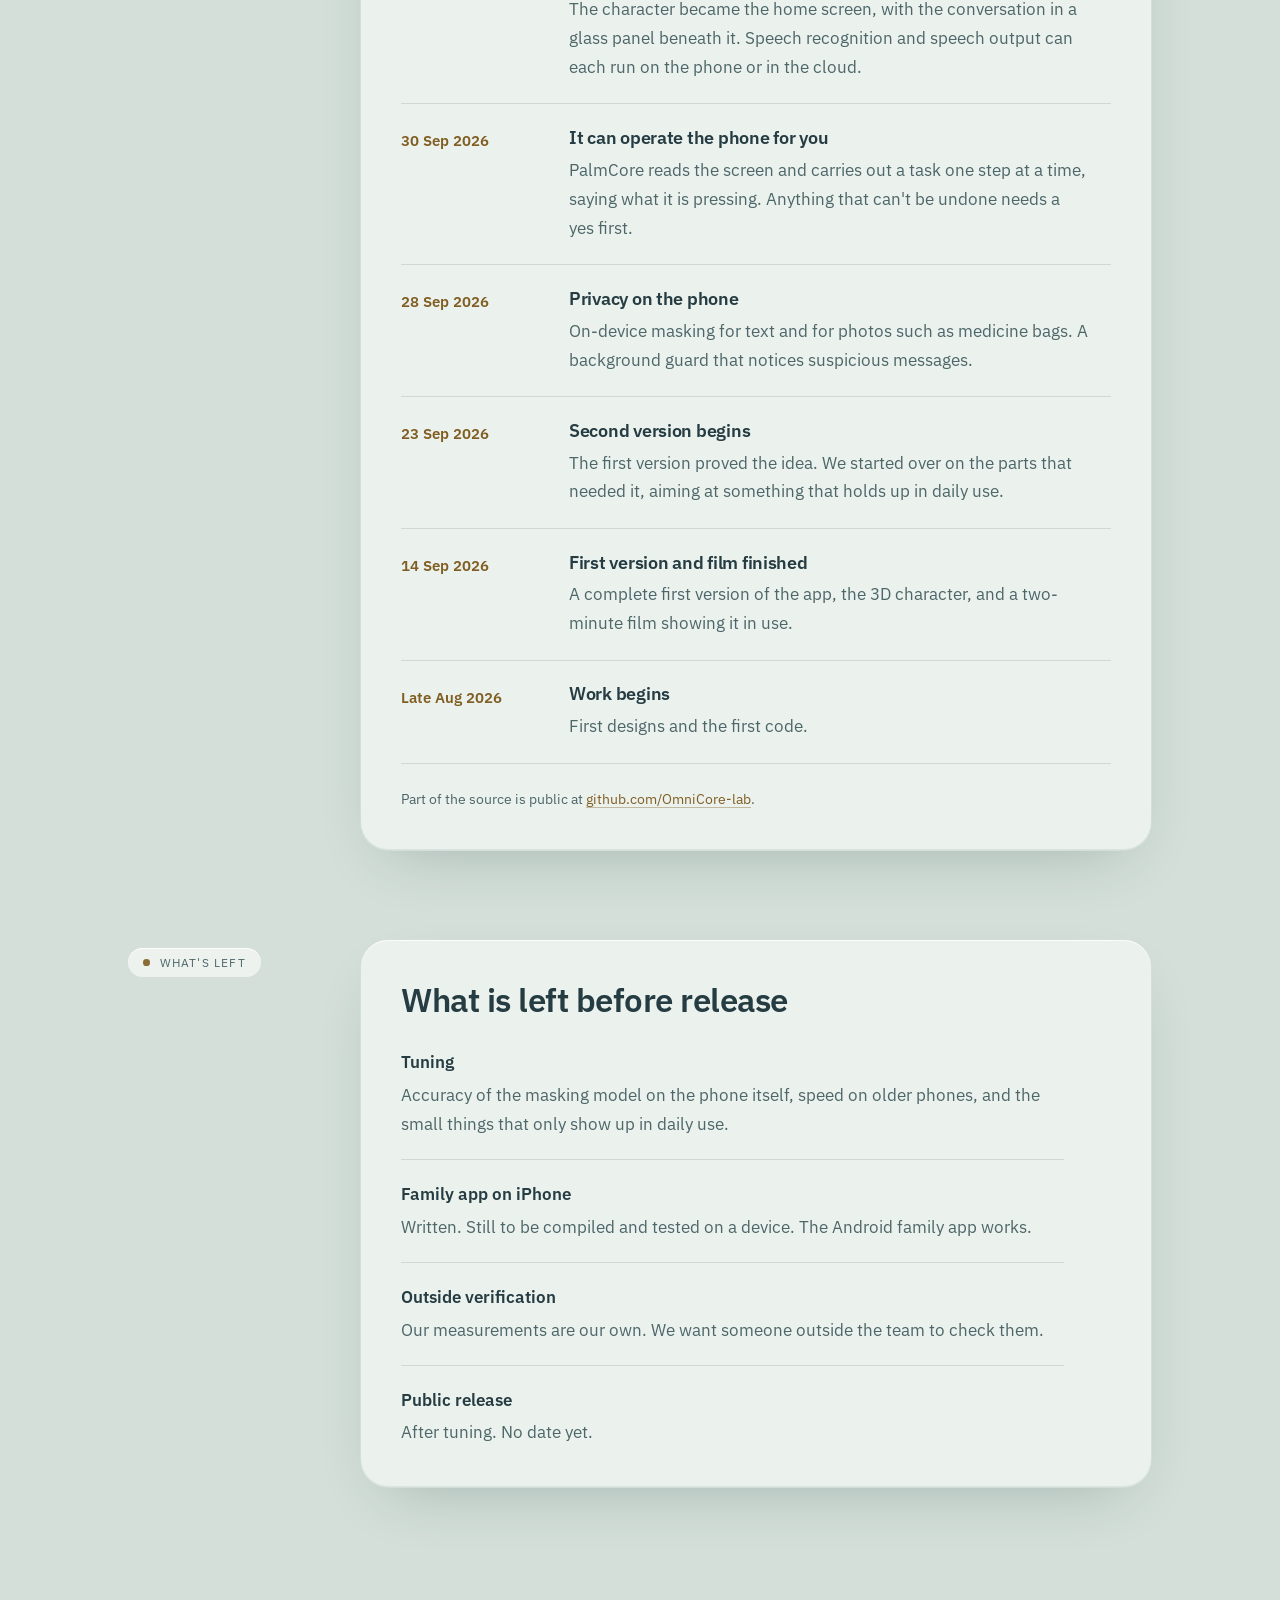
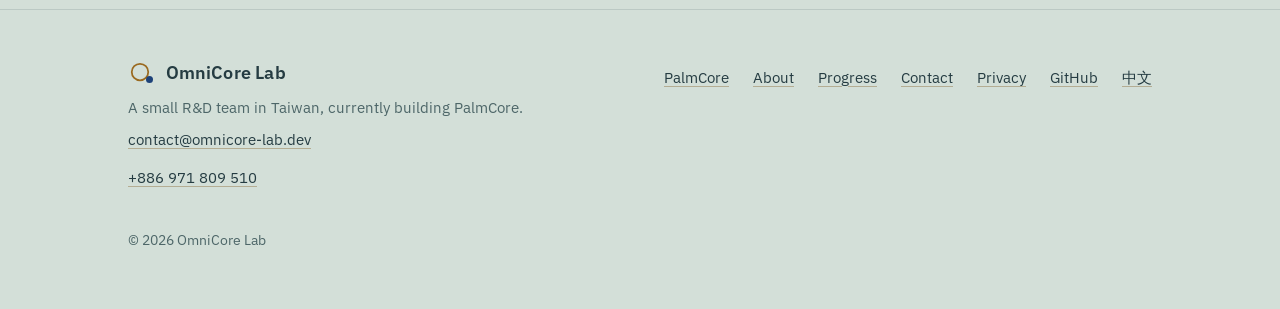
<file: site/progress.html>
<!doctype html>
<html lang="en">
<head>
<meta charset="utf-8">
<meta name="viewport" content="width=device-width, initial-scale=1">
<title>Progress | OmniCore Lab</title>
<meta name="description" content="A dated log of what OmniCore Lab has built for PalmCore, and what is not done yet.">
<link rel="canonical" href="https://omnicore-lab.dev/progress">
<link rel="alternate" hreflang="zh-Hant" href="https://omnicore-lab.dev/zh/progress">
<link rel="alternate" hreflang="en" href="https://omnicore-lab.dev/progress">
<link rel="alternate" hreflang="x-default" href="https://omnicore-lab.dev/progress">
<meta property="og:type" content="website">
<meta property="og:site_name" content="OmniCore Lab">
<meta property="og:title" content="Progress | OmniCore Lab">
<meta property="og:description" content="A dated log of what OmniCore Lab has built for PalmCore, and what is not done yet.">
<meta property="og:url" content="https://omnicore-lab.dev/progress">
<meta property="og:image" content="https://omnicore-lab.dev/assets/og.png">
<meta property="og:image:width" content="1200">
<meta property="og:image:height" content="630">
<meta property="og:locale" content="en_US">
<meta property="og:locale:alternate" content="zh_TW">
<meta name="twitter:card" content="summary_large_image">
<meta name="color-scheme" content="light">
<meta name="theme-color" content="#E7EFEA">
<link rel="icon" href="assets/favicon.svg" type="image/svg+xml">
<link rel="preconnect" href="https://fonts.googleapis.com">
<link rel="preconnect" href="https://fonts.gstatic.com" crossorigin>
<link rel="stylesheet" href="https://fonts.googleapis.com/css2?family=IBM+Plex+Sans:wght@400;500;600&amp;family=Noto+Sans+TC:wght@400;500;700&amp;display=swap">
<link rel="stylesheet" href="assets/site.css?v=1010f">
<link rel="stylesheet" href="assets/app-theme.css?v=1010f">
<script src="assets/site.js?v=1010f" defer></script>
</head>
<body>
<a class="skip" href="#main">Skip to main content</a>

<!-- 頁首：每一頁都有同一段，改選單時要全部一起改 -->
<header class="site-head">
  <div class="wrap head">
    <a class="brand" href="./" aria-label="OmniCore Lab home"><svg viewBox="0 0 28 28" aria-hidden="true" focusable="false"><circle class="ring" cx="12" cy="13" r="8.25" fill="none" stroke-width="1.75"/><circle class="dot" cx="21.5" cy="20.5" r="3.5"/></svg><span>OmniCore Lab</span></a>
    <nav class="nav" aria-label="Main">
      <ul>
        <li><a href="palmcore.html">PalmCore</a></li>
        <li><a href="about.html">About</a></li>
        <li><a href="progress.html" aria-current="page">Progress</a></li>
        <li><a href="contact.html">Contact</a></li>
        <li><a class="gh" href="https://github.com/OmniCore-lab" rel="noopener"><svg viewBox="0 0 16 16" aria-hidden="true" focusable="false"><path fill="currentColor" d="M8 0C3.58 0 0 3.58 0 8c0 3.54 2.29 6.53 5.47 7.59.4.07.55-.17.55-.38 0-.19-.01-.82-.01-1.49-2.01.37-2.53-.49-2.69-.94-.09-.23-.48-.94-.82-1.13-.28-.15-.68-.52-.01-.53.63-.01 1.08.58 1.23.82.72 1.21 1.87.87 2.33.66.07-.52.28-.87.51-1.07-1.78-.2-3.64-.89-3.64-3.95 0-.87.31-1.59.82-2.15-.08-.2-.36-1.02.08-2.12 0 0 .67-.21 2.2.82.64-.18 1.32-.27 2-.27s1.36.09 2 .27c1.53-1.04 2.2-.82 2.2-.82.44 1.1.16 1.92.08 2.12.51.56.82 1.27.82 2.15 0 3.07-1.87 3.75-3.65 3.95.29.25.54.73.54 1.48 0 1.07-.01 1.93-.01 2.2 0 .21.15.46.55.38A8.01 8.01 0 0 0 16 8c0-4.42-3.58-8-8-8Z"/></svg><span>GitHub</span></a></li>
      </ul>
    </nav>
    <a class="lang" href="zh/progress.html" lang="zh-Hant" hreflang="zh-Hant" aria-label="切換到中文">中文</a>
  </div>
</header>

<main id="main">
  <section class="page-head">
    <div class="wrap">
      <p class="label">Progress</p>
      <h1>What we have built, by date</h1>
      <p class="lead">The main features are built and running on real phones. We are now tuning them. This page is taken from our own commit history.</p>
    </div>
  </section>

  <section class="section" aria-labelledby="h-log">
    <div class="wrap split">
      <p class="label">Log</p>
      <div data-reveal>
        <h2 id="h-log" class="gap-l">The road so far</h2>
        <ol class="log">
          <li><time>10 Oct 2026</time><div><h3>Masking model retrained on real screens</h3><p>Retrained the on-device model that masks personal information, this time with real phone screens and paired counter-examples in the training data. On held-out real screens it now catches 99.3% of personal details, up from 92.8%, with fewer than half the false masks. This website and our GitHub organization went public the same day.</p></div></li>
          <li><time>9 Oct 2026</time><div><h3>First full lint pass</h3><p>Ran the static checks over the whole app for the first time. 28 errors found and fixed. Moved file and database work off the main thread in search and the folder view.</p></div></li>
          <li><time>6 Oct 2026</time><div><h3>Masking that reads context</h3><p>A clinic's phone number, an order number or a date is not personal information. Added rules that look at the surrounding words before masking.</p></div></li>
          <li><time>5 Oct 2026</time><div><h3>The character learns 19 new moves</h3><p>The 3D character can now turn its ring and head a full circle. It has 30 short animations in all, and a flat version for phones that can't run 3D.</p></div></li>
          <li><time>4 Oct 2026</time><div><h3>Sharing with family, and watching for things</h3><p>The person can share text, photos and files to family from any app. PalmCore can watch for a notification in the background and act on it when it arrives. Map cards in conversation.</p></div></li>
          <li><time>3 Oct 2026</time><div><h3>Family app</h3><p>A second app for family members. Pairing by QR code or invite link, messages encrypted end to end, live screen sharing that starts only after the person agrees on their own phone.</p></div></li>
          <li><time>1 Oct 2026</time><div><h3>Interface rebuilt around the character</h3><p>The character became the home screen, with the conversation in a glass panel beneath it. Speech recognition and speech output can each run on the phone or in the cloud.</p></div></li>
          <li><time>30 Sep 2026</time><div><h3>It can operate the phone for you</h3><p>PalmCore reads the screen and carries out a task one step at a time, saying what it is pressing. Anything that can't be undone needs a yes first.</p></div></li>
          <li><time>28 Sep 2026</time><div><h3>Privacy on the phone</h3><p>On-device masking for text and for photos such as medicine bags. A background guard that notices suspicious messages.</p></div></li>
          <li><time>23 Sep 2026</time><div><h3>Second version begins</h3><p>The first version proved the idea. We started over on the parts that needed it, aiming at something that holds up in daily use.</p></div></li>
          <li><time>14 Sep 2026</time><div><h3>First version and film finished</h3><p>A complete first version of the app, the 3D character, and a two-minute film showing it in use.</p></div></li>
          <li><time>Late Aug 2026</time><div><h3>Work begins</h3><p>First designs and the first code.</p></div></li>
        </ol>
        <p class="fine">Part of the source is public at <a href="https://github.com/OmniCore-lab" rel="noopener">github.com/OmniCore-lab</a>.</p>
      </div>
    </div>
  </section>

  <section class="section" aria-labelledby="h-notyet">
    <div class="wrap split">
      <p class="label">What's left</p>
      <div data-reveal>
        <h2 id="h-notyet" class="gap-m">What is left before release</h2>
        <ul class="plain">
          <li><strong>Tuning</strong><span>Accuracy of the masking model on the phone itself, speed on older phones, and the small things that only show up in daily use.</span></li>
          <li><strong>Family app on iPhone</strong><span>Written. Still to be compiled and tested on a device. The Android family app works.</span></li>
          <li><strong>Outside verification</strong><span>Our measurements are our own. We want someone outside the team to check them.</span></li>
          <li><strong>Public release</strong><span>After tuning. No date yet.</span></li>
        </ul>
      </div>
    </div>
  </section>
</main>

<!-- 頁尾：每一頁都有同一段 -->
<footer class="site-foot">
  <div class="wrap foot">
    <div>
      <a class="brand" href="./"><svg viewBox="0 0 28 28" aria-hidden="true" focusable="false"><circle class="ring" cx="12" cy="13" r="8.25" fill="none" stroke-width="1.75"/><circle class="dot" cx="21.5" cy="20.5" r="3.5"/></svg><span>OmniCore Lab</span></a>
      <p>A small R&amp;D team in Taiwan, currently building PalmCore.</p>
      <p><a href="mailto:contact@omnicore-lab.dev">contact@omnicore-lab.dev</a></p>
      <p><a href="tel:+886971809510">+886 971 809 510</a></p>
    </div>
    <nav aria-label="Footer">
      <ul>
        <li><a href="palmcore.html">PalmCore</a></li>
        <li><a href="about.html">About</a></li>
        <li><a href="progress.html" aria-current="page">Progress</a></li>
        <li><a href="contact.html">Contact</a></li>
        <li><a href="privacy.html">Privacy</a></li>
        <li><a href="https://github.com/OmniCore-lab" rel="noopener">GitHub</a></li>
        <li><a href="zh/progress.html" lang="zh-Hant" hreflang="zh-Hant">中文</a></li>
      </ul>
    </nav>
    <p class="copy">© 2026 OmniCore Lab</p>
  </div>
</footer>
</body>
</html>
</file>
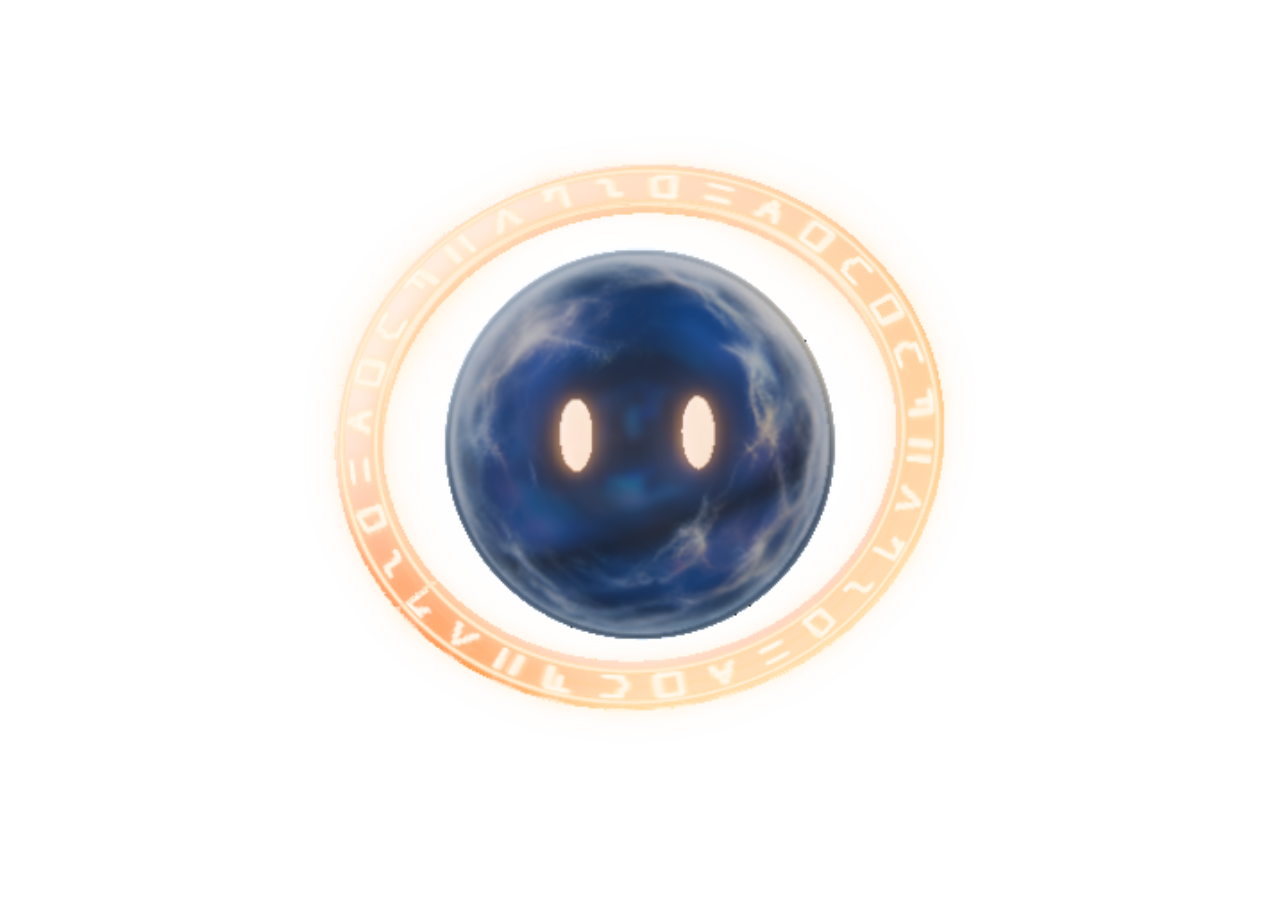
<file: site/orb/embed.html>
<!doctype html>
<html lang="en">
<head>
<meta charset="utf-8">
<meta name="viewport" content="width=device-width, initial-scale=1">
<meta name="robots" content="noindex">
<meta name="color-scheme" content="light">
<title>PalmCore</title>
<link rel="stylesheet" href="embed.css?v=1010f">
</head>
<body>
<div id="stage"></div>
<script type="importmap">{"imports":{"three":"./vendor/three.module.js","three/addons/":"./vendor/jsm/"}}</script>
<script type="module" src="embed.js"></script>
</body>
</html>
</file>
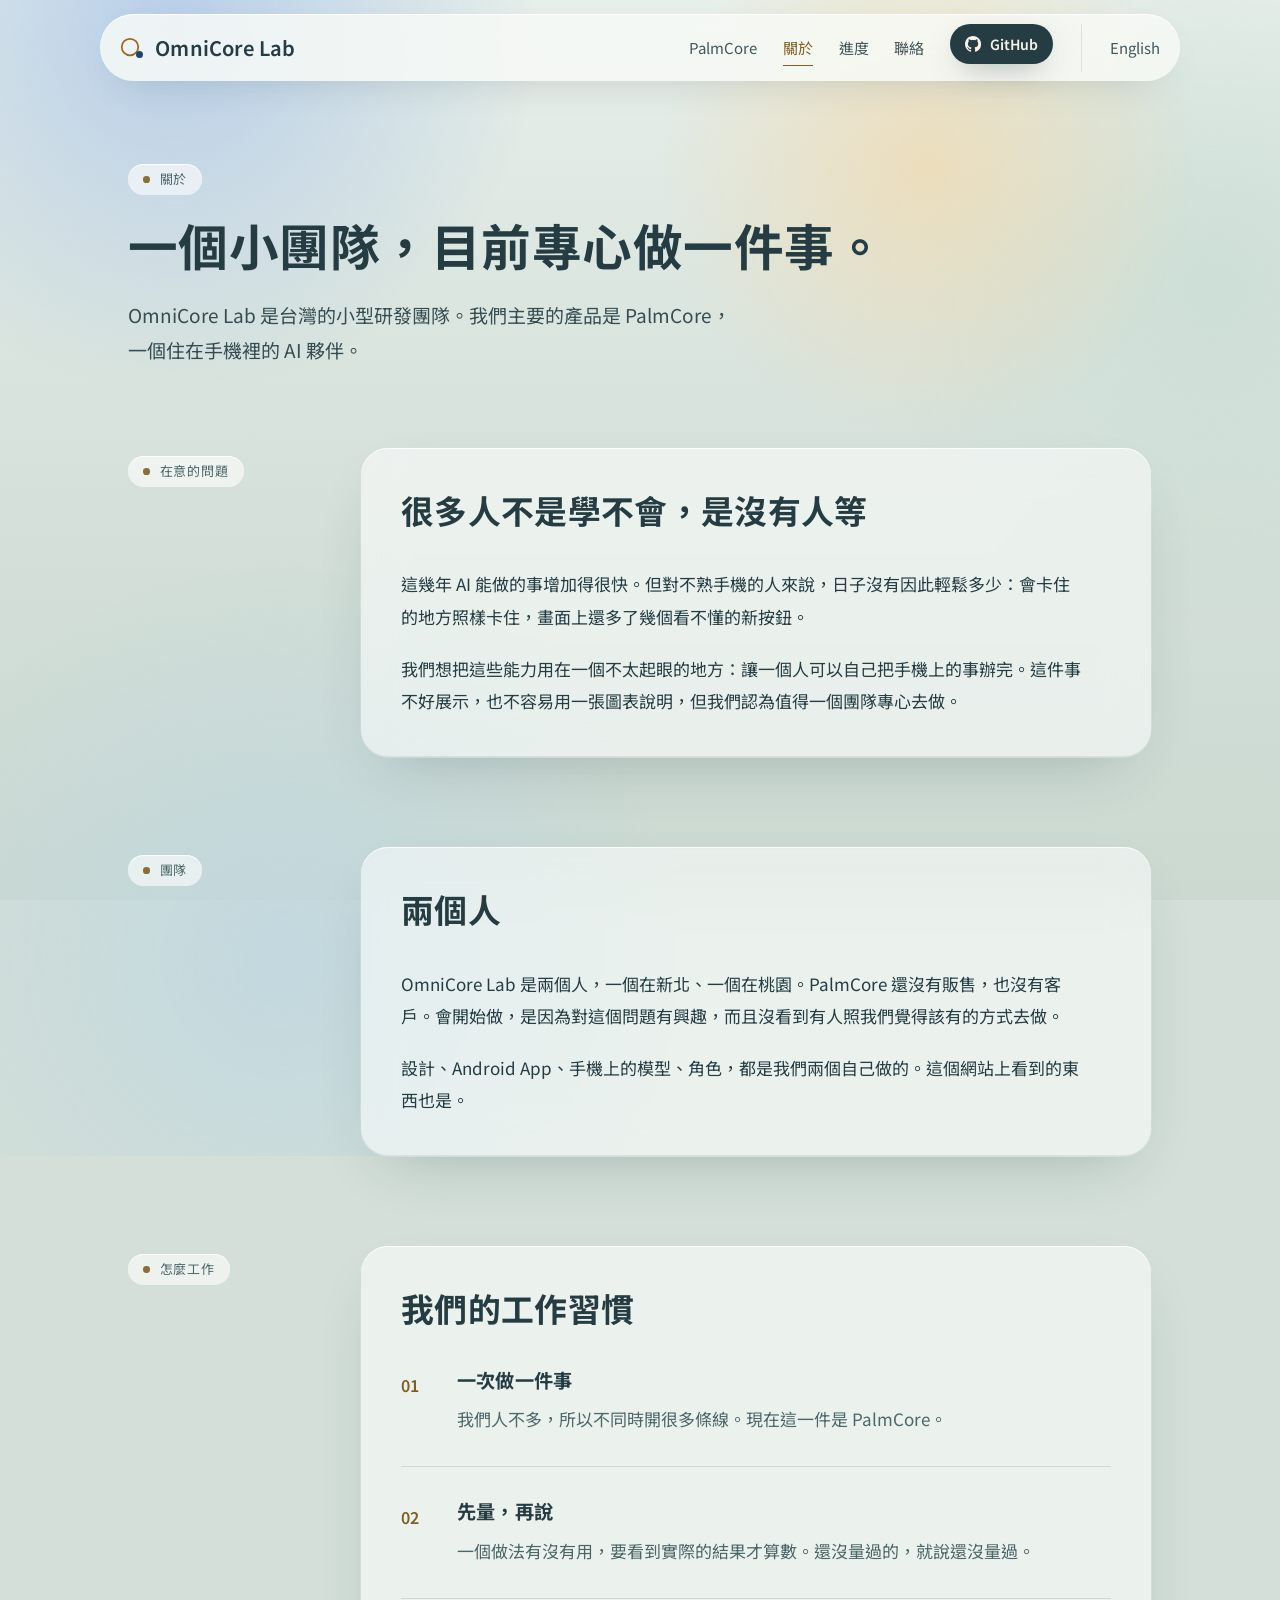
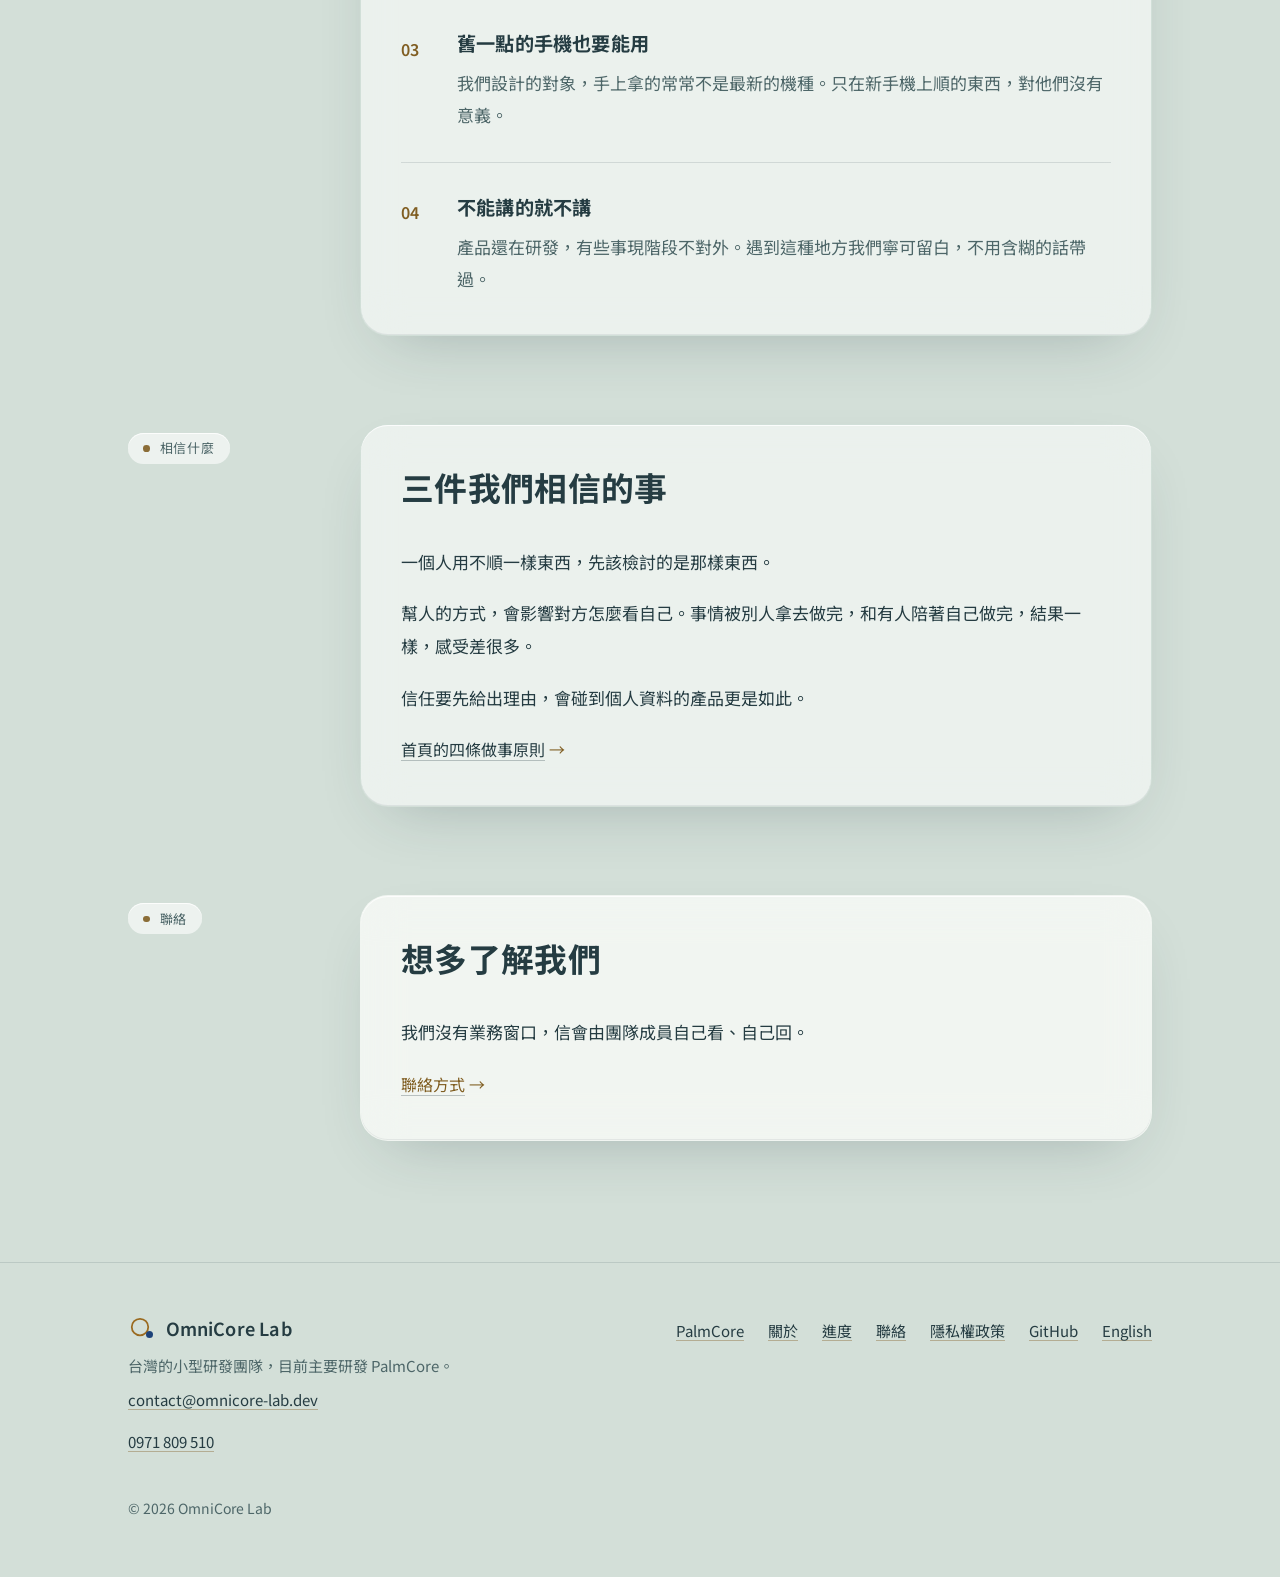
<file: site/zh/about.html>
<!doctype html>
<html lang="zh-Hant-TW">
<head>
<meta charset="utf-8">
<meta name="viewport" content="width=device-width, initial-scale=1">
<title>關於｜OmniCore Lab</title>
<meta name="description" content="OmniCore Lab 是台灣的小型研發團隊，目前專心做 PalmCore。這一頁寫我們在意的問題、怎麼工作、相信什麼。">
<link rel="canonical" href="https://omnicore-lab.dev/zh/about">
<link rel="alternate" hreflang="zh-Hant" href="https://omnicore-lab.dev/zh/about">
<link rel="alternate" hreflang="en" href="https://omnicore-lab.dev/about">
<link rel="alternate" hreflang="x-default" href="https://omnicore-lab.dev/about">
<meta property="og:type" content="website">
<meta property="og:site_name" content="OmniCore Lab">
<meta property="og:title" content="關於｜OmniCore Lab">
<meta property="og:description" content="OmniCore Lab 是台灣的小型研發團隊，目前專心做 PalmCore。這一頁寫我們在意的問題、怎麼工作、相信什麼。">
<meta property="og:url" content="https://omnicore-lab.dev/zh/about">
<meta property="og:image" content="https://omnicore-lab.dev/assets/og.png">
<meta property="og:image:width" content="1200">
<meta property="og:image:height" content="630">
<meta property="og:locale" content="zh_TW">
<meta property="og:locale:alternate" content="en_US">
<meta name="twitter:card" content="summary_large_image">
<meta name="color-scheme" content="light">
<meta name="theme-color" content="#E7EFEA">
<link rel="icon" href="../assets/favicon.svg" type="image/svg+xml">
<link rel="preconnect" href="https://fonts.googleapis.com">
<link rel="preconnect" href="https://fonts.gstatic.com" crossorigin>
<link rel="stylesheet" href="https://fonts.googleapis.com/css2?family=IBM+Plex+Sans:wght@400;500;600&amp;family=Noto+Sans+TC:wght@400;500;700&amp;display=swap">
<link rel="stylesheet" href="../assets/site.css?v=1010f">
<link rel="stylesheet" href="../assets/app-theme.css?v=1010f">
<script src="../assets/site.js?v=1010f" defer></script>
<script type="application/ld+json">{"@context": "https://schema.org", "@type": "Organization", "name": "OmniCore Lab", "url": "https://omnicore-lab.dev/", "logo": "https://omnicore-lab.dev/assets/favicon.svg", "email": "contact@omnicore-lab.dev", "description": "A small R&D team in Taiwan building PalmCore, an AI companion for people the smartphone was never designed for.", "contactPoint": {"@type": "ContactPoint", "contactType": "general enquiries", "email": "contact@omnicore-lab.dev", "availableLanguage": ["en", "zh-Hant"], "telephone": "+886971809510"}, "address": {"@type": "PostalAddress", "addressCountry": "TW"}, "telephone": "+886971809510", "sameAs": ["https://github.com/OmniCore-lab"]}</script>
</head>
<body>
<a class="skip" href="#main">跳到主要內容</a>

<!-- 頁首：每一頁都有同一段，改選單時要全部一起改 -->
<header class="site-head">
  <div class="wrap head">
    <a class="brand" href="./" aria-label="OmniCore Lab 首頁"><svg viewBox="0 0 28 28" aria-hidden="true" focusable="false"><circle class="ring" cx="12" cy="13" r="8.25" fill="none" stroke-width="1.75"/><circle class="dot" cx="21.5" cy="20.5" r="3.5"/></svg><span>OmniCore Lab</span></a>
    <nav class="nav" aria-label="主要選單">
      <ul>
        <li><a href="palmcore.html">PalmCore</a></li>
        <li><a href="about.html" aria-current="page">關於</a></li>
        <li><a href="progress.html">進度</a></li>
        <li><a href="contact.html">聯絡</a></li>
        <li><a class="gh" href="https://github.com/OmniCore-lab" rel="noopener"><svg viewBox="0 0 16 16" aria-hidden="true" focusable="false"><path fill="currentColor" d="M8 0C3.58 0 0 3.58 0 8c0 3.54 2.29 6.53 5.47 7.59.4.07.55-.17.55-.38 0-.19-.01-.82-.01-1.49-2.01.37-2.53-.49-2.69-.94-.09-.23-.48-.94-.82-1.13-.28-.15-.68-.52-.01-.53.63-.01 1.08.58 1.23.82.72 1.21 1.87.87 2.33.66.07-.52.28-.87.51-1.07-1.78-.2-3.64-.89-3.64-3.95 0-.87.31-1.59.82-2.15-.08-.2-.36-1.02.08-2.12 0 0 .67-.21 2.2.82.64-.18 1.32-.27 2-.27s1.36.09 2 .27c1.53-1.04 2.2-.82 2.2-.82.44 1.1.16 1.92.08 2.12.51.56.82 1.27.82 2.15 0 3.07-1.87 3.75-3.65 3.95.29.25.54.73.54 1.48 0 1.07-.01 1.93-.01 2.2 0 .21.15.46.55.38A8.01 8.01 0 0 0 16 8c0-4.42-3.58-8-8-8Z"/></svg><span>GitHub</span></a></li>
      </ul>
    </nav>
    <a class="lang" href="../about.html" lang="en" hreflang="en" aria-label="Switch to English">English</a>
  </div>
</header>

<main id="main">
  <section class="page-head">
    <div class="wrap">
      <p class="label">關於</p>
      <h1><span class="nb">一個小團隊，</span><span class="nb">目前專心做一件事。</span></h1>
      <p class="lead">OmniCore Lab 是台灣的小型研發團隊。我們主要的產品是 PalmCore，一個住在手機裡的 AI 夥伴。</p>
    </div>
  </section>

  <section class="section" aria-labelledby="h-why">
    <div class="wrap split">
      <p class="label">在意的問題</p>
      <div class="prose" data-reveal>
        <h2 id="h-why"><span class="nb">很多人不是學不會，</span><span class="nb">是沒有人等</span></h2>
        <p>這幾年 AI 能做的事增加得很快。但對不熟手機的人來說，日子沒有因此輕鬆多少：會卡住的地方照樣卡住，畫面上還多了幾個看不懂的新按鈕。</p>
        <p>我們想把這些能力用在一個不太起眼的地方：讓一個人可以自己把手機上的事辦完。這件事不好展示，也不容易用一張圖表說明，但我們認為值得一個團隊專心去做。</p>
      </div>
    </div>
  </section>

  <section class="section" aria-labelledby="h-team">
    <div class="wrap split">
      <p class="label">團隊</p>
      <div class="prose" data-reveal>
        <h2 id="h-team">兩個人</h2>
        <p>OmniCore Lab 是兩個人，一個在新北、一個在桃園。PalmCore 還沒有販售，也沒有客戶。會開始做，是因為對這個問題有興趣，而且沒看到有人照我們覺得該有的方式去做。</p>
        <p>設計、Android App、手機上的模型、角色，都是我們兩個自己做的。這個網站上看到的東西也是。</p>
      </div>
    </div>
  </section>

  <section class="section" aria-labelledby="h-how">
    <div class="wrap split">
      <p class="label">怎麼工作</p>
      <div data-reveal>
        <h2 id="h-how" class="gap-l">我們的工作習慣</h2>
        <ol class="points">
          <li><div>
            <h3>一次做一件事</h3>
            <p>我們人不多，所以不同時開很多條線。現在這一件是 PalmCore。</p>
          </div></li>
          <li><div>
            <h3>先量，再說</h3>
            <p>一個做法有沒有用，要看到實際的結果才算數。還沒量過的，就說還沒量過。</p>
          </div></li>
          <li><div>
            <h3>舊一點的手機也要能用</h3>
            <p>我們設計的對象，手上拿的常常不是最新的機種。只在新手機上順的東西，對他們沒有意義。</p>
          </div></li>
          <li><div>
            <h3>不能講的就不講</h3>
            <p>產品還在研發，有些事現階段不對外。遇到這種地方我們寧可留白，不用含糊的話帶過。</p>
          </div></li>
        </ol>
      </div>
    </div>
  </section>

  <section class="section" aria-labelledby="h-believe">
    <div class="wrap split">
      <p class="label">相信什麼</p>
      <div class="prose" data-reveal>
        <h2 id="h-believe">三件我們相信的事</h2>
        <p>一個人用不順一樣東西，先該檢討的是那樣東西。</p>
        <p>幫人的方式，會影響對方怎麼看自己。事情被別人拿去做完，和有人陪著自己做完，結果一樣，感受差很多。</p>
        <p>信任要先給出理由，會碰到個人資料的產品更是如此。</p>
        <p><a class="more" href="./#h-principles">首頁的四條做事原則</a></p>
      </div>
    </div>
  </section>

  <section class="section band" aria-labelledby="h-reach">
    <div class="wrap split">
      <p class="label">聯絡</p>
      <div class="prose" data-reveal>
        <h2 id="h-reach">想多了解我們</h2>
        <p>我們沒有業務窗口，信會由團隊成員自己看、自己回。</p>
        <p><a class="more" href="contact.html">聯絡方式</a></p>
      </div>
    </div>
  </section>
</main>

<!-- 頁尾：每一頁都有同一段 -->
<footer class="site-foot">
  <div class="wrap foot">
    <div>
      <a class="brand" href="./"><svg viewBox="0 0 28 28" aria-hidden="true" focusable="false"><circle class="ring" cx="12" cy="13" r="8.25" fill="none" stroke-width="1.75"/><circle class="dot" cx="21.5" cy="20.5" r="3.5"/></svg><span>OmniCore Lab</span></a>
      <p>台灣的小型研發團隊，目前主要研發 PalmCore。</p>
      <p><a href="mailto:contact@omnicore-lab.dev">contact@omnicore-lab.dev</a></p>
      <p><a href="tel:+886971809510">0971 809 510</a></p>
    </div>
    <nav aria-label="頁尾連結">
      <ul>
        <li><a href="palmcore.html">PalmCore</a></li>
        <li><a href="about.html" aria-current="page">關於</a></li>
        <li><a href="progress.html">進度</a></li>
        <li><a href="contact.html">聯絡</a></li>
        <li><a href="privacy.html">隱私權政策</a></li>
        <li><a href="https://github.com/OmniCore-lab" rel="noopener">GitHub</a></li>
        <li><a href="../about.html" lang="en" hreflang="en">English</a></li>
      </ul>
    </nav>
    <p class="copy">© 2026 OmniCore Lab</p>
  </div>
</footer>
</body>
</html>
</file>
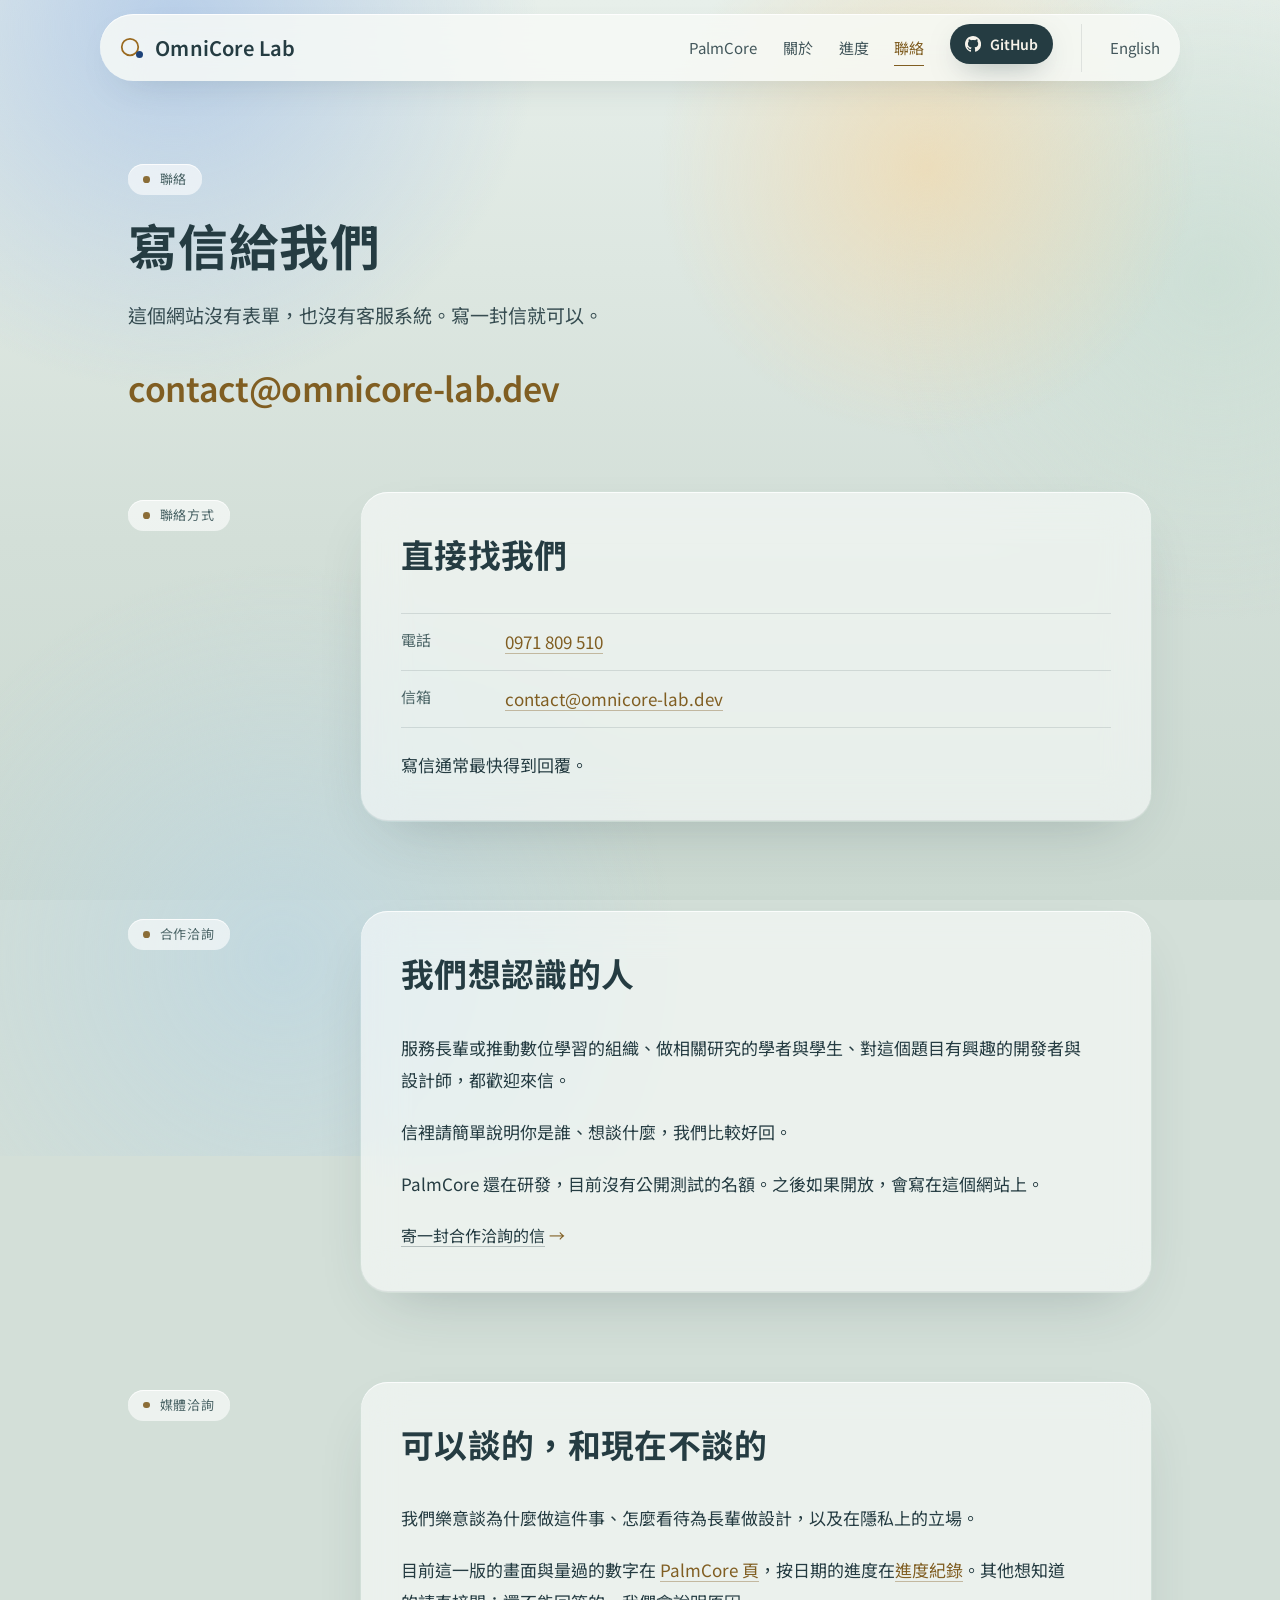
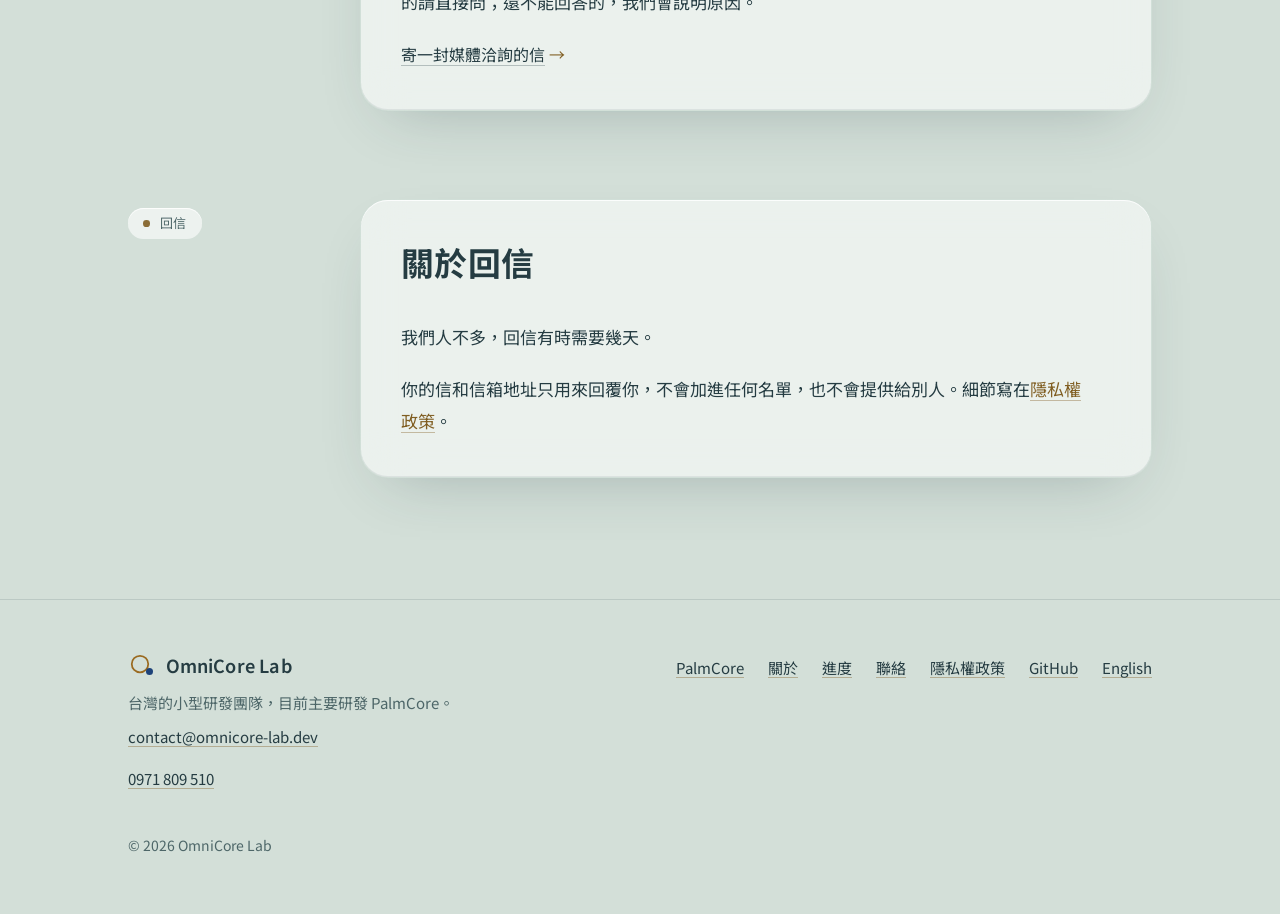
<file: site/zh/contact.html>
<!doctype html>
<html lang="zh-Hant-TW">
<head>
<meta charset="utf-8">
<meta name="viewport" content="width=device-width, initial-scale=1">
<title>聯絡｜OmniCore Lab</title>
<meta name="description" content="聯絡 OmniCore Lab：合作、研究交流與媒體洽詢請來信。這個網站沒有表單，寫信即可。">
<link rel="canonical" href="https://omnicore-lab.dev/zh/contact">
<link rel="alternate" hreflang="zh-Hant" href="https://omnicore-lab.dev/zh/contact">
<link rel="alternate" hreflang="en" href="https://omnicore-lab.dev/contact">
<link rel="alternate" hreflang="x-default" href="https://omnicore-lab.dev/contact">
<meta property="og:type" content="website">
<meta property="og:site_name" content="OmniCore Lab">
<meta property="og:title" content="聯絡｜OmniCore Lab">
<meta property="og:description" content="聯絡 OmniCore Lab：合作、研究交流與媒體洽詢請來信。這個網站沒有表單，寫信即可。">
<meta property="og:url" content="https://omnicore-lab.dev/zh/contact">
<meta property="og:image" content="https://omnicore-lab.dev/assets/og.png">
<meta property="og:image:width" content="1200">
<meta property="og:image:height" content="630">
<meta property="og:locale" content="zh_TW">
<meta property="og:locale:alternate" content="en_US">
<meta name="twitter:card" content="summary_large_image">
<meta name="color-scheme" content="light">
<meta name="theme-color" content="#E7EFEA">
<link rel="icon" href="../assets/favicon.svg" type="image/svg+xml">
<link rel="preconnect" href="https://fonts.googleapis.com">
<link rel="preconnect" href="https://fonts.gstatic.com" crossorigin>
<link rel="stylesheet" href="https://fonts.googleapis.com/css2?family=IBM+Plex+Sans:wght@400;500;600&amp;family=Noto+Sans+TC:wght@400;500;700&amp;display=swap">
<link rel="stylesheet" href="../assets/site.css?v=1010f">
<link rel="stylesheet" href="../assets/app-theme.css?v=1010f">
<script src="../assets/site.js?v=1010f" defer></script>
<script type="application/ld+json">{"@context": "https://schema.org", "@type": "Organization", "name": "OmniCore Lab", "url": "https://omnicore-lab.dev/", "logo": "https://omnicore-lab.dev/assets/favicon.svg", "email": "contact@omnicore-lab.dev", "description": "A small R&D team in Taiwan building PalmCore, an AI companion for people the smartphone was never designed for.", "contactPoint": {"@type": "ContactPoint", "contactType": "general enquiries", "email": "contact@omnicore-lab.dev", "availableLanguage": ["en", "zh-Hant"], "telephone": "+886971809510"}, "address": {"@type": "PostalAddress", "addressCountry": "TW"}, "telephone": "+886971809510", "sameAs": ["https://github.com/OmniCore-lab"]}</script>
</head>
<body>
<a class="skip" href="#main">跳到主要內容</a>

<!-- 頁首：每一頁都有同一段，改選單時要全部一起改 -->
<header class="site-head">
  <div class="wrap head">
    <a class="brand" href="./" aria-label="OmniCore Lab 首頁"><svg viewBox="0 0 28 28" aria-hidden="true" focusable="false"><circle class="ring" cx="12" cy="13" r="8.25" fill="none" stroke-width="1.75"/><circle class="dot" cx="21.5" cy="20.5" r="3.5"/></svg><span>OmniCore Lab</span></a>
    <nav class="nav" aria-label="主要選單">
      <ul>
        <li><a href="palmcore.html">PalmCore</a></li>
        <li><a href="about.html">關於</a></li>
        <li><a href="progress.html">進度</a></li>
        <li><a href="contact.html" aria-current="page">聯絡</a></li>
        <li><a class="gh" href="https://github.com/OmniCore-lab" rel="noopener"><svg viewBox="0 0 16 16" aria-hidden="true" focusable="false"><path fill="currentColor" d="M8 0C3.58 0 0 3.58 0 8c0 3.54 2.29 6.53 5.47 7.59.4.07.55-.17.55-.38 0-.19-.01-.82-.01-1.49-2.01.37-2.53-.49-2.69-.94-.09-.23-.48-.94-.82-1.13-.28-.15-.68-.52-.01-.53.63-.01 1.08.58 1.23.82.72 1.21 1.87.87 2.33.66.07-.52.28-.87.51-1.07-1.78-.2-3.64-.89-3.64-3.95 0-.87.31-1.59.82-2.15-.08-.2-.36-1.02.08-2.12 0 0 .67-.21 2.2.82.64-.18 1.32-.27 2-.27s1.36.09 2 .27c1.53-1.04 2.2-.82 2.2-.82.44 1.1.16 1.92.08 2.12.51.56.82 1.27.82 2.15 0 3.07-1.87 3.75-3.65 3.95.29.25.54.73.54 1.48 0 1.07-.01 1.93-.01 2.2 0 .21.15.46.55.38A8.01 8.01 0 0 0 16 8c0-4.42-3.58-8-8-8Z"/></svg><span>GitHub</span></a></li>
      </ul>
    </nav>
    <a class="lang" href="../contact.html" lang="en" hreflang="en" aria-label="Switch to English">English</a>
  </div>
</header>

<main id="main">
  <section class="page-head">
    <div class="wrap">
      <p class="label">聯絡</p>
      <h1>寫信給我們</h1>
      <p class="lead">這個網站沒有表單，也沒有客服系統。寫一封信就可以。</p>
      <p class="push"><a class="email" href="mailto:contact@omnicore-lab.dev">contact@omnicore-lab.dev</a></p>
    </div>
  </section>

  <section class="section" aria-labelledby="h-office">
    <div class="wrap split">
      <p class="label">聯絡方式</p>
      <div class="prose" data-reveal>
        <h2 id="h-office">直接找我們</h2>
        <dl class="facts">
          <div><dt>電話</dt><dd><a href="tel:+886971809510">0971 809 510</a></dd></div>
          <div><dt>信箱</dt><dd><a href="mailto:contact@omnicore-lab.dev">contact@omnicore-lab.dev</a></dd></div>
        </dl>
        <p>寫信通常最快得到回覆。</p>
      </div>
    </div>
  </section>

  <section class="section" aria-labelledby="h-collab">
    <div class="wrap split">
      <p class="label">合作洽詢</p>
      <div class="prose" data-reveal>
        <h2 id="h-collab">我們想認識的人</h2>
        <p>服務長輩或推動數位學習的組織、做相關研究的學者與學生、對這個題目有興趣的開發者與設計師，都歡迎來信。</p>
        <p>信裡請簡單說明你是誰、想談什麼，我們比較好回。</p>
        <p>PalmCore 還在研發，目前沒有公開測試的名額。之後如果開放，會寫在這個網站上。</p>
        <p><a class="more" href="mailto:contact@omnicore-lab.dev?subject=%E5%90%88%E4%BD%9C%E6%B4%BD%E8%A9%A2">寄一封合作洽詢的信</a></p>
      </div>
    </div>
  </section>

  <section class="section" aria-labelledby="h-press">
    <div class="wrap split">
      <p class="label">媒體洽詢</p>
      <div class="prose" data-reveal>
        <h2 id="h-press">可以談的，和現在不談的</h2>
        <p>我們樂意談為什麼做這件事、怎麼看待為長輩做設計，以及在隱私上的立場。</p>
        <p>目前這一版的畫面與量過的數字在 <a href="palmcore.html">PalmCore 頁</a>，按日期的進度在<a href="progress.html">進度紀錄</a>。其他想知道的請直接問；還不能回答的，我們會說明原因。</p>
        <p><a class="more" href="mailto:contact@omnicore-lab.dev?subject=%E5%AA%92%E9%AB%94%E6%B4%BD%E8%A9%A2">寄一封媒體洽詢的信</a></p>
      </div>
    </div>
  </section>

  <section class="section" aria-labelledby="h-reply">
    <div class="wrap split">
      <p class="label">回信</p>
      <div class="prose" data-reveal>
        <h2 id="h-reply">關於回信</h2>
        <p>我們人不多，回信有時需要幾天。</p>
        <p>你的信和信箱地址只用來回覆你，不會加進任何名單，也不會提供給別人。細節寫在<a href="privacy.html">隱私權政策</a>。</p>
      </div>
    </div>
  </section>
</main>

<!-- 頁尾：每一頁都有同一段 -->
<footer class="site-foot">
  <div class="wrap foot">
    <div>
      <a class="brand" href="./"><svg viewBox="0 0 28 28" aria-hidden="true" focusable="false"><circle class="ring" cx="12" cy="13" r="8.25" fill="none" stroke-width="1.75"/><circle class="dot" cx="21.5" cy="20.5" r="3.5"/></svg><span>OmniCore Lab</span></a>
      <p>台灣的小型研發團隊，目前主要研發 PalmCore。</p>
      <p><a href="mailto:contact@omnicore-lab.dev">contact@omnicore-lab.dev</a></p>
      <p><a href="tel:+886971809510">0971 809 510</a></p>
    </div>
    <nav aria-label="頁尾連結">
      <ul>
        <li><a href="palmcore.html">PalmCore</a></li>
        <li><a href="about.html">關於</a></li>
        <li><a href="progress.html">進度</a></li>
        <li><a href="contact.html" aria-current="page">聯絡</a></li>
        <li><a href="privacy.html">隱私權政策</a></li>
        <li><a href="https://github.com/OmniCore-lab" rel="noopener">GitHub</a></li>
        <li><a href="../contact.html" lang="en" hreflang="en">English</a></li>
      </ul>
    </nav>
    <p class="copy">© 2026 OmniCore Lab</p>
  </div>
</footer>
</body>
</html>
</file>
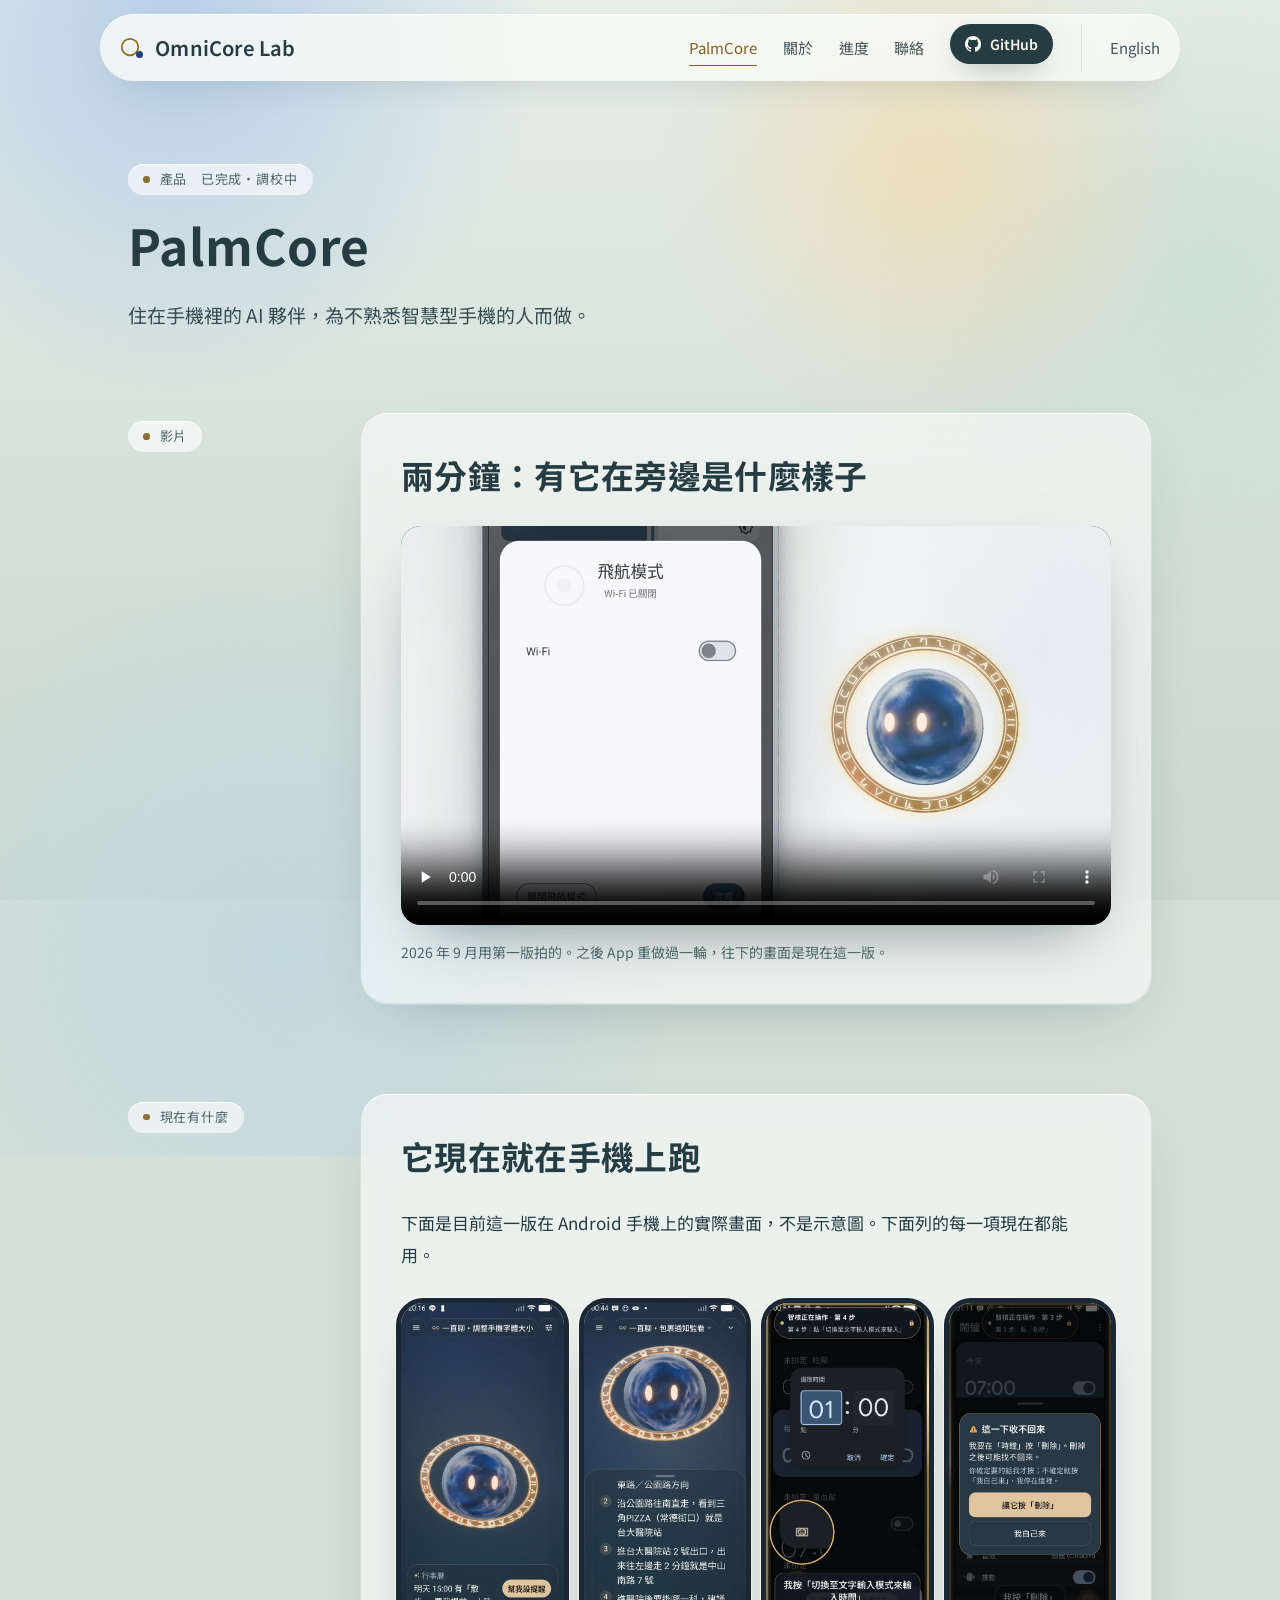
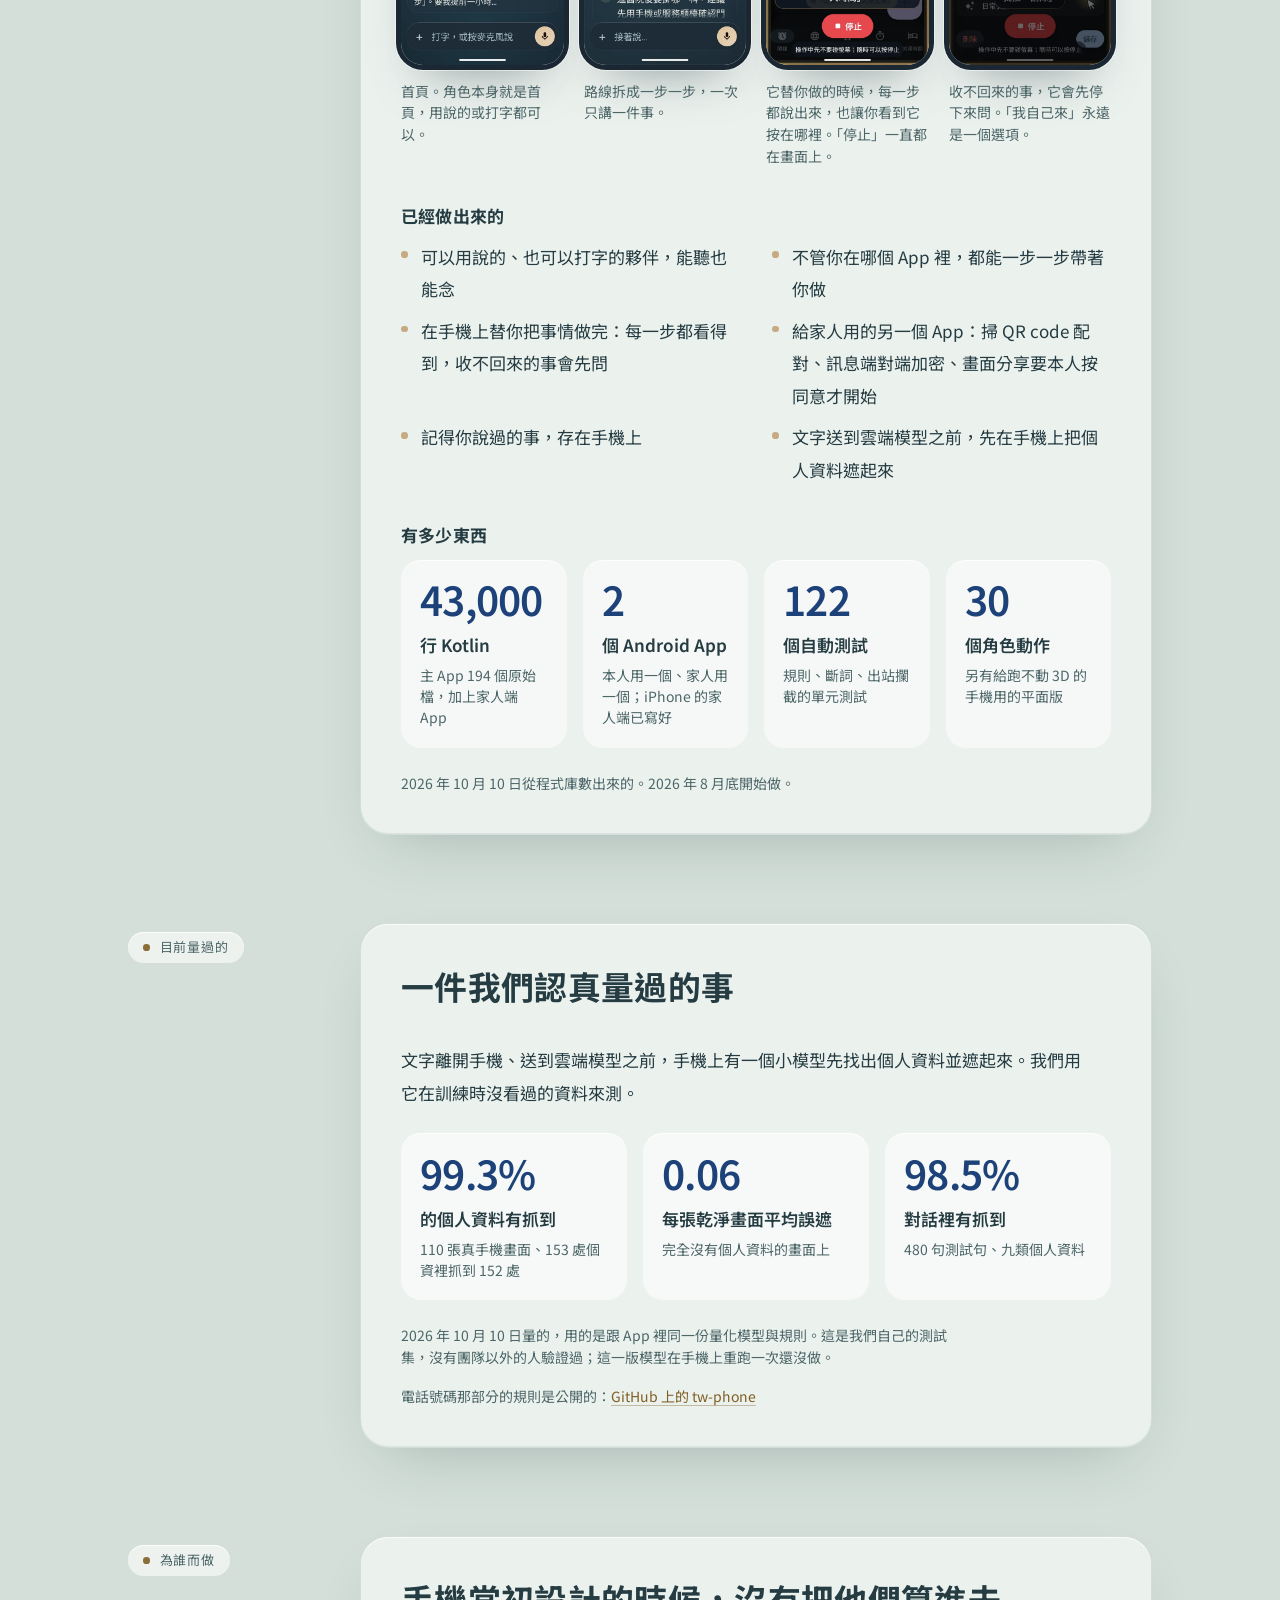
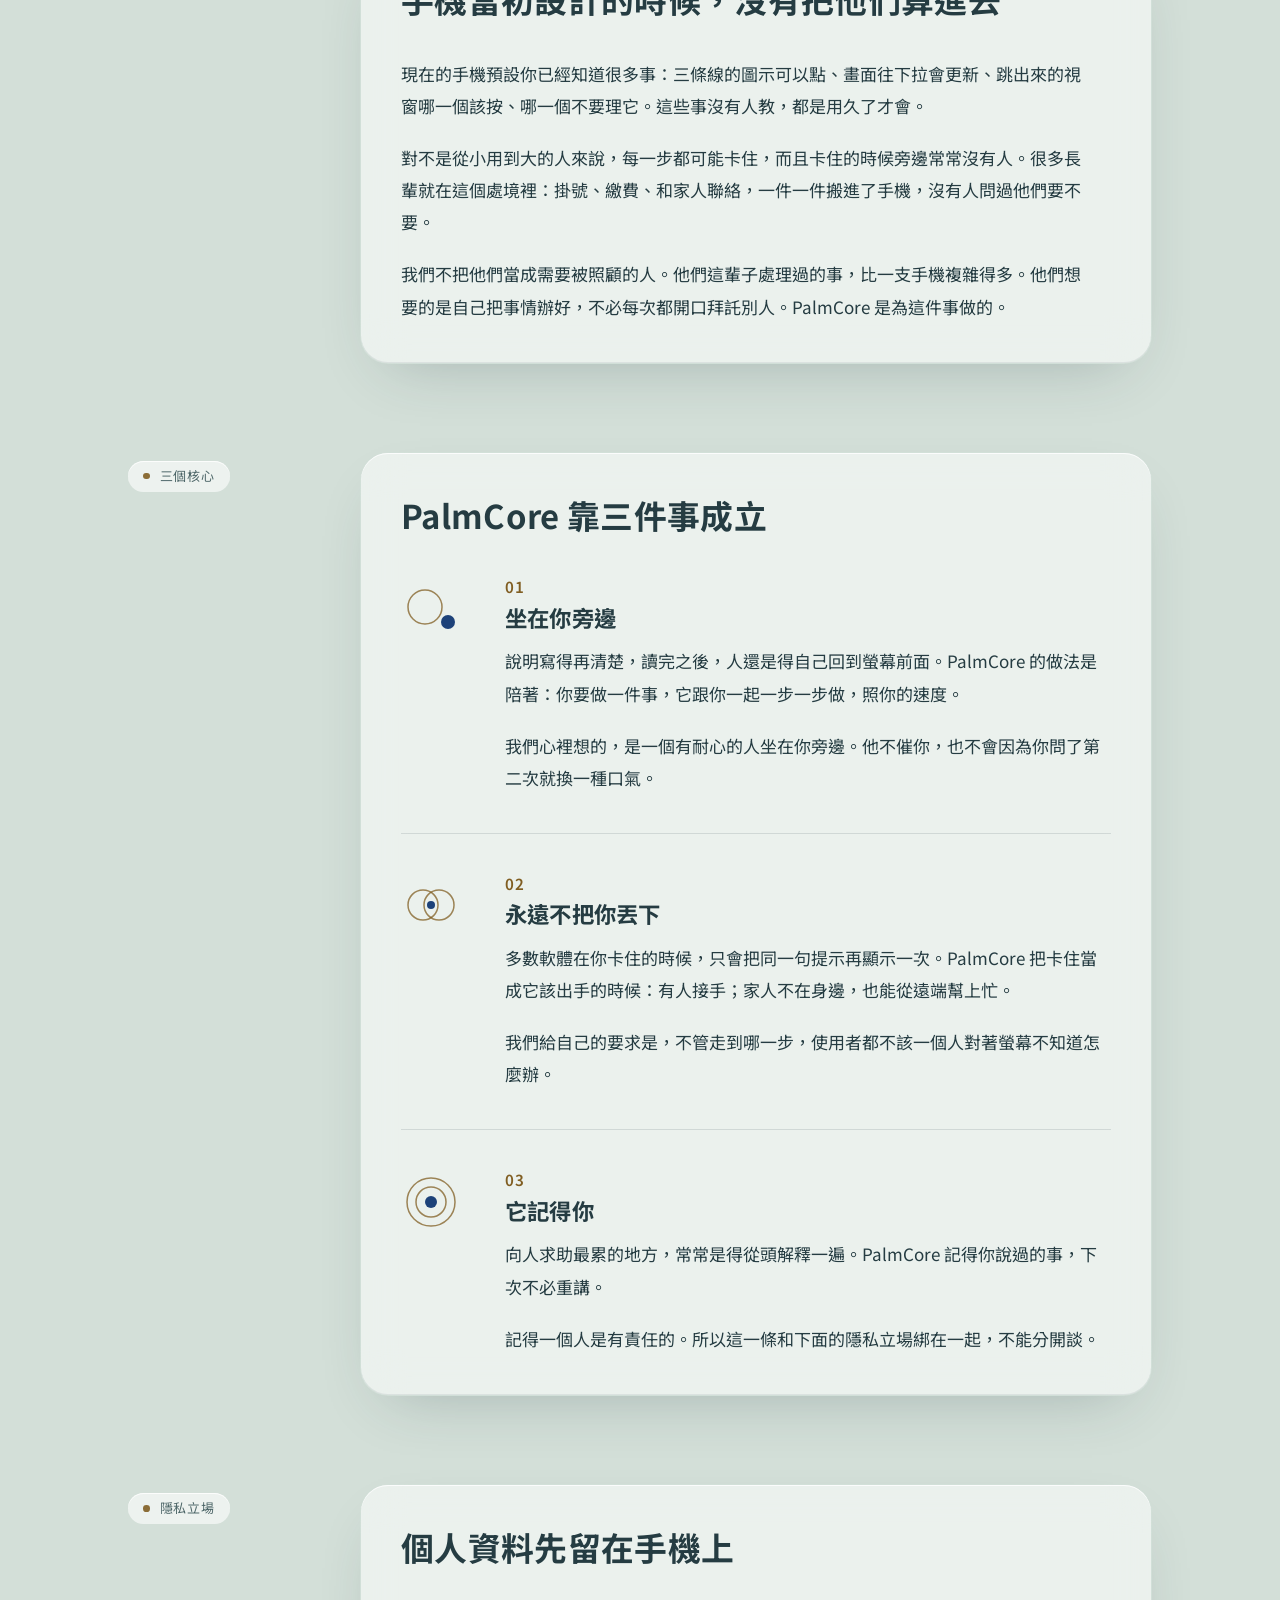
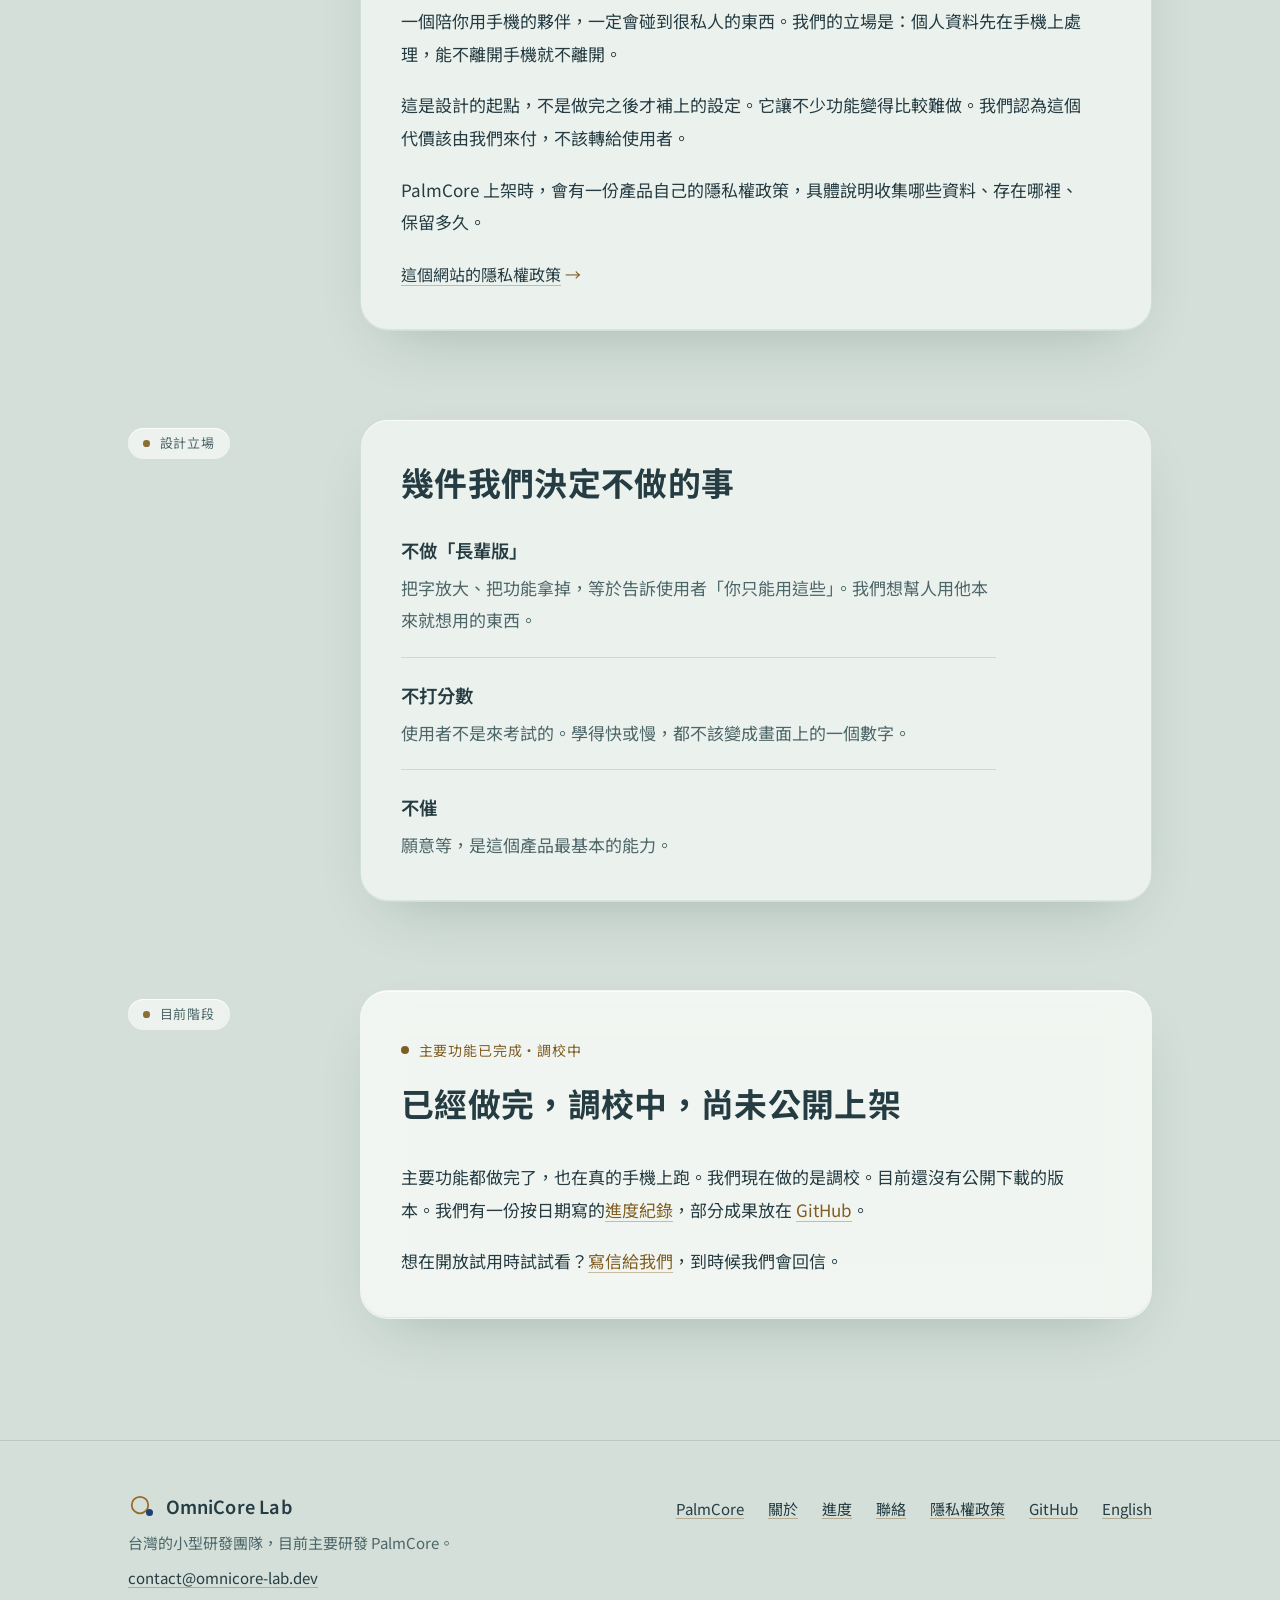
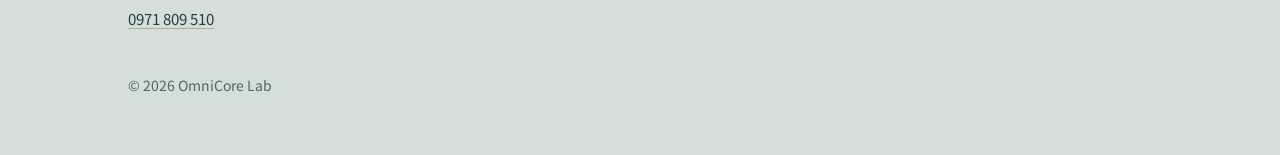
<file: site/zh/palmcore.html>
<!doctype html>
<html lang="zh-Hant-TW">
<head>
<meta charset="utf-8">
<meta name="viewport" content="width=device-width, initial-scale=1">
<title>PalmCore｜住在手機裡的 AI 夥伴｜OmniCore Lab</title>
<meta name="description" content="PalmCore 是為不熟悉智慧型手機的人做的 AI 夥伴：陪你一步一步做、卡住時有人接手、記得你說過的事。主要功能已完成、在真的手機上跑，目前調校中，尚未公開上架。">
<link rel="canonical" href="https://omnicore-lab.dev/zh/palmcore">
<link rel="alternate" hreflang="zh-Hant" href="https://omnicore-lab.dev/zh/palmcore">
<link rel="alternate" hreflang="en" href="https://omnicore-lab.dev/palmcore">
<link rel="alternate" hreflang="x-default" href="https://omnicore-lab.dev/palmcore">
<meta property="og:type" content="website">
<meta property="og:site_name" content="OmniCore Lab">
<meta property="og:title" content="PalmCore｜住在手機裡的 AI 夥伴｜OmniCore Lab">
<meta property="og:description" content="PalmCore 是為不熟悉智慧型手機的人做的 AI 夥伴：陪你一步一步做、卡住時有人接手、記得你說過的事。主要功能已完成、在真的手機上跑，目前調校中，尚未公開上架。">
<meta property="og:url" content="https://omnicore-lab.dev/zh/palmcore">
<meta property="og:image" content="https://omnicore-lab.dev/assets/og.png">
<meta property="og:image:width" content="1200">
<meta property="og:image:height" content="630">
<meta property="og:locale" content="zh_TW">
<meta property="og:locale:alternate" content="en_US">
<meta name="twitter:card" content="summary_large_image">
<meta name="color-scheme" content="light">
<meta name="theme-color" content="#E7EFEA">
<link rel="icon" href="../assets/favicon.svg" type="image/svg+xml">
<link rel="preconnect" href="https://fonts.googleapis.com">
<link rel="preconnect" href="https://fonts.gstatic.com" crossorigin>
<link rel="stylesheet" href="https://fonts.googleapis.com/css2?family=IBM+Plex+Sans:wght@400;500;600&amp;family=Noto+Sans+TC:wght@400;500;700&amp;display=swap">
<link rel="stylesheet" href="../assets/site.css?v=1010f">
<link rel="stylesheet" href="../assets/app-theme.css?v=1010f">
<script src="../assets/site.js?v=1010f" defer></script>
</head>
<body>
<a class="skip" href="#main">跳到主要內容</a>

<!-- 頁首：每一頁都有同一段，改選單時要全部一起改 -->
<header class="site-head">
  <div class="wrap head">
    <a class="brand" href="./" aria-label="OmniCore Lab 首頁"><svg viewBox="0 0 28 28" aria-hidden="true" focusable="false"><circle class="ring" cx="12" cy="13" r="8.25" fill="none" stroke-width="1.75"/><circle class="dot" cx="21.5" cy="20.5" r="3.5"/></svg><span>OmniCore Lab</span></a>
    <nav class="nav" aria-label="主要選單">
      <ul>
        <li><a href="palmcore.html" aria-current="page">PalmCore</a></li>
        <li><a href="about.html">關於</a></li>
        <li><a href="progress.html">進度</a></li>
        <li><a href="contact.html">聯絡</a></li>
        <li><a class="gh" href="https://github.com/OmniCore-lab" rel="noopener"><svg viewBox="0 0 16 16" aria-hidden="true" focusable="false"><path fill="currentColor" d="M8 0C3.58 0 0 3.58 0 8c0 3.54 2.29 6.53 5.47 7.59.4.07.55-.17.55-.38 0-.19-.01-.82-.01-1.49-2.01.37-2.53-.49-2.69-.94-.09-.23-.48-.94-.82-1.13-.28-.15-.68-.52-.01-.53.63-.01 1.08.58 1.23.82.72 1.21 1.87.87 2.33.66.07-.52.28-.87.51-1.07-1.78-.2-3.64-.89-3.64-3.95 0-.87.31-1.59.82-2.15-.08-.2-.36-1.02.08-2.12 0 0 .67-.21 2.2.82.64-.18 1.32-.27 2-.27s1.36.09 2 .27c1.53-1.04 2.2-.82 2.2-.82.44 1.1.16 1.92.08 2.12.51.56.82 1.27.82 2.15 0 3.07-1.87 3.75-3.65 3.95.29.25.54.73.54 1.48 0 1.07-.01 1.93-.01 2.2 0 .21.15.46.55.38A8.01 8.01 0 0 0 16 8c0-4.42-3.58-8-8-8Z"/></svg><span>GitHub</span></a></li>
      </ul>
    </nav>
    <a class="lang" href="../palmcore.html" lang="en" hreflang="en" aria-label="Switch to English">English</a>
  </div>
</header>

<main id="main">
  <section class="page-head">
    <div class="wrap">
      <p class="label">產品　已完成・調校中</p>
      <h1>PalmCore</h1>
      <p class="lead">住在手機裡的 AI 夥伴，為不熟悉智慧型手機的人而做。</p>
    </div>
  </section>

  <section class="section" aria-labelledby="h-film">
    <div class="wrap split">
      <p class="label">影片</p>
      <div data-reveal>
        <h2 id="h-film" class="gap-m">兩分鐘：有它在旁邊是什麼樣子</h2>
        <video class="film" controls preload="none" playsinline poster="../assets/film/poster.jpg" width="1280" height="720" aria-label="PalmCore 介紹影片，國語旁白。">
          <source src="../assets/film/palmcore-intro.mp4" type="video/mp4">
        </video>
        <p class="fine">2026 年 9 月用第一版拍的。之後 App 重做過一輪，往下的畫面是現在這一版。</p>
      </div>
    </div>
  </section>

  <section class="section" aria-labelledby="h-today">
    <div class="wrap split">
      <p class="label">現在有什麼</p>
      <div data-reveal>
        <h2 id="h-today" class="gap-m">它現在就在手機上跑</h2>
        <p class="gap-l">下面是目前這一版在 Android 手機上的實際畫面，不是示意圖。下面列的每一項現在都能用。</p>
        <div class="phones">
          <figure class="phone"><img src="../assets/shots/home.webp" width="540" height="1200" loading="lazy" decoding="async" alt="PalmCore 首頁：角色在畫面中央，下方是一則提醒建議"><figcaption>首頁。角色本身就是首頁，用說的或打字都可以。</figcaption></figure>
          <figure class="phone"><img src="../assets/shots/steps.webp" width="540" height="1200" loading="lazy" decoding="async" alt="對話裡把走路路線拆成編號步驟"><figcaption>路線拆成一步一步，一次只講一件事。</figcaption></figure>
          <figure class="phone"><img src="../assets/shots/doing.webp" width="540" height="1200" loading="lazy" decoding="async" alt="PalmCore 正在操作時鐘 App：上方是目前這一步的字幕，放大圈標出正在按的按鈕，下方是停止鈕"><figcaption>它替你做的時候，每一步都說出來，也讓你看到它按在哪裡。「停止」一直都在畫面上。</figcaption></figure>
          <figure class="phone"><img src="../assets/shots/confirm.webp" width="540" height="1200" loading="lazy" decoding="async" alt="刪除鬧鐘前的確認卡，選項是「讓它按刪除」或「我自己來」"><figcaption>收不回來的事，它會先停下來問。「我自己來」永遠是一個選項。</figcaption></figure>
        </div>
        <h3 class="built-h">已經做出來的</h3>
        <ul class="built">
          <li>可以用說的、也可以打字的夥伴，能聽也能念</li>
          <li>不管你在哪個 App 裡，都能一步一步帶著你做</li>
          <li>在手機上替你把事情做完：每一步都看得到，收不回來的事會先問</li>
          <li>給家人用的另一個 App：掃 QR code 配對、訊息端對端加密、畫面分享要本人按同意才開始</li>
          <li>記得你說過的事，存在手機上</li>
          <li>文字送到雲端模型之前，先在手機上把個人資料遮起來</li>
        </ul>
        <h3 class="built-h size-h">有多少東西</h3>
        <dl class="stats size">
          <div><dt>43,000</dt><dd><strong>行 Kotlin</strong><span>主 App 194 個原始檔，加上家人端 App</span></dd></div>
          <div><dt>2</dt><dd><strong>個 Android App</strong><span>本人用一個、家人用一個；iPhone 的家人端已寫好</span></dd></div>
          <div><dt>122</dt><dd><strong>個自動測試</strong><span>規則、斷詞、出站攔截的單元測試</span></dd></div>
          <div><dt>30</dt><dd><strong>個角色動作</strong><span>另有給跑不動 3D 的手機用的平面版</span></dd></div>
        </dl>
        <p class="fine">2026 年 10 月 10 日從程式庫數出來的。2026 年 8 月底開始做。</p>
      </div>
    </div>
  </section>

  <section class="section" aria-labelledby="h-measured">
    <div class="wrap split">
      <p class="label">目前量過的</p>
      <div class="prose" data-reveal>
        <h2 id="h-measured">一件我們認真量過的事</h2>
        <p>文字離開手機、送到雲端模型之前，手機上有一個小模型先找出個人資料並遮起來。我們用它在訓練時沒看過的資料來測。</p>
        <dl class="stats">
          <div><dt>99.3%</dt><dd><strong>的個人資料有抓到</strong><span>110 張真手機畫面、153 處個資裡抓到 152 處</span></dd></div>
          <div><dt>0.06</dt><dd><strong>每張乾淨畫面平均誤遮</strong><span>完全沒有個人資料的畫面上</span></dd></div>
          <div><dt>98.5%</dt><dd><strong>對話裡有抓到</strong><span>480 句測試句、九類個人資料</span></dd></div>
        </dl>
        <p class="fine">2026 年 10 月 10 日量的，用的是跟 App 裡同一份量化模型與規則。這是我們自己的測試集，沒有團隊以外的人驗證過；這一版模型在手機上重跑一次還沒做。</p>
        <p class="fine">電話號碼那部分的規則是公開的：<a href="https://github.com/OmniCore-lab/tw-phone" rel="noopener">GitHub 上的 tw-phone</a></p>
      </div>
    </div>
  </section>

  <section class="section" aria-labelledby="h-who">
    <div class="wrap split">
      <p class="label">為誰而做</p>
      <div class="prose" data-reveal>
        <h2 id="h-who"><span class="nb">手機當初設計的時候，</span><span class="nb">沒有把他們算進去</span></h2>
        <p>現在的手機預設你已經知道很多事：三條線的圖示可以點、畫面往下拉會更新、跳出來的視窗哪一個該按、哪一個不要理它。這些事沒有人教，都是用久了才會。</p>
        <p>對不是從小用到大的人來說，每一步都可能卡住，而且卡住的時候旁邊常常沒有人。很多長輩就在這個處境裡：掛號、繳費、和家人聯絡，一件一件搬進了手機，沒有人問過他們要不要。</p>
        <p>我們不把他們當成需要被照顧的人。他們這輩子處理過的事，比一支手機複雜得多。他們想要的是自己把事情辦好，不必每次都開口拜託別人。PalmCore 是為這件事做的。</p>
      </div>
    </div>
  </section>

  <section class="section" aria-labelledby="h-core">
    <div class="wrap split">
      <p class="label">三個核心</p>
      <div data-reveal>
        <h2 id="h-core" class="gap-xl">PalmCore 靠三件事成立</h2>

        <article class="core">
          <svg viewBox="0 0 60 60" aria-hidden="true" focusable="false"><circle class="fig-ring" cx="24" cy="28" r="17" stroke-width="1.5"/><circle class="fig-dot" cx="47" cy="43" r="7"/></svg>
          <div>
            <h3><span class="num">01</span>坐在你旁邊</h3>
            <p>說明寫得再清楚，讀完之後，人還是得自己回到螢幕前面。PalmCore 的做法是陪著：你要做一件事，它跟你一起一步一步做，照你的速度。</p>
            <p>我們心裡想的，是一個有耐心的人坐在你旁邊。他不催你，也不會因為你問了第二次就換一種口氣。</p>
          </div>
        </article>

        <article class="core">
          <svg viewBox="0 0 60 60" aria-hidden="true" focusable="false"><circle class="fig-ring" cx="22" cy="30" r="15" stroke-width="1.5"/><circle class="fig-ring" cx="38" cy="30" r="15" stroke-width="1.5"/><circle class="fig-dot" cx="30" cy="30" r="4"/></svg>
          <div>
            <h3><span class="num">02</span>永遠不把你丟下</h3>
            <p>多數軟體在你卡住的時候，只會把同一句提示再顯示一次。PalmCore 把卡住當成它該出手的時候：有人接手；家人不在身邊，也能從遠端幫上忙。</p>
            <p>我們給自己的要求是，不管走到哪一步，使用者都不該一個人對著螢幕不知道怎麼辦。</p>
          </div>
        </article>

        <article class="core">
          <svg viewBox="0 0 60 60" aria-hidden="true" focusable="false"><circle class="fig-ring" cx="30" cy="30" r="24" stroke-width="1.5" opacity=".5"/><circle class="fig-ring" cx="30" cy="30" r="15" stroke-width="1.5"/><circle class="fig-dot" cx="30" cy="30" r="6"/></svg>
          <div>
            <h3><span class="num">03</span>它記得你</h3>
            <p>向人求助最累的地方，常常是得從頭解釋一遍。PalmCore 記得你說過的事，下次不必重講。</p>
            <p>記得一個人是有責任的。所以這一條和下面的隱私立場綁在一起，不能分開談。</p>
          </div>
        </article>
      </div>
    </div>
  </section>

  <section class="section" aria-labelledby="h-privacy">
    <div class="wrap split">
      <p class="label">隱私立場</p>
      <div class="prose" data-reveal>
        <h2 id="h-privacy">個人資料先留在手機上</h2>
        <p>一個陪你用手機的夥伴，一定會碰到很私人的東西。我們的立場是：個人資料先在手機上處理，能不離開手機就不離開。</p>
        <p>這是設計的起點，不是做完之後才補上的設定。它讓不少功能變得比較難做。我們認為這個代價該由我們來付，不該轉給使用者。</p>
        <p>PalmCore 上架時，會有一份產品自己的隱私權政策，具體說明收集哪些資料、存在哪裡、保留多久。</p>
        <p><a class="more" href="privacy.html">這個網站的隱私權政策</a></p>
      </div>
    </div>
  </section>

  <section class="section" aria-labelledby="h-not">
    <div class="wrap split">
      <p class="label">設計立場</p>
      <div data-reveal>
        <h2 id="h-not" class="gap-m">幾件我們決定不做的事</h2>
        <ul class="plain">
          <li><strong>不做「長輩版」</strong><span>把字放大、把功能拿掉，等於告訴使用者「你只能用這些」。我們想幫人用他本來就想用的東西。</span></li>
          <li><strong>不打分數</strong><span>使用者不是來考試的。學得快或慢，都不該變成畫面上的一個數字。</span></li>
          <li><strong>不催</strong><span>願意等，是這個產品最基本的能力。</span></li>
        </ul>
      </div>
    </div>
  </section>

  <section class="section band" aria-labelledby="h-stage">
    <div class="wrap split">
      <p class="label">目前階段</p>
      <div class="prose" data-reveal>
        <p class="status">主要功能已完成・調校中</p>
        <h2 id="h-stage">已經做完，調校中，尚未公開上架</h2>
        <p>主要功能都做完了，也在真的手機上跑。我們現在做的是調校。目前還沒有公開下載的版本。我們有一份按日期寫的<a href="progress.html">進度紀錄</a>，部分成果放在 <a href="https://github.com/OmniCore-lab" rel="noopener">GitHub</a>。</p>
        <p>想在開放試用時試試看？<a href="mailto:contact@omnicore-lab.dev?subject=%E9%96%8B%E6%94%BE%E8%A9%A6%E7%94%A8%E6%99%82%E9%80%9A%E7%9F%A5%E6%88%91">寫信給我們</a>，到時候我們會回信。</p>
      </div>
    </div>
  </section>
</main>

<!-- 頁尾：每一頁都有同一段 -->
<footer class="site-foot">
  <div class="wrap foot">
    <div>
      <a class="brand" href="./"><svg viewBox="0 0 28 28" aria-hidden="true" focusable="false"><circle class="ring" cx="12" cy="13" r="8.25" fill="none" stroke-width="1.75"/><circle class="dot" cx="21.5" cy="20.5" r="3.5"/></svg><span>OmniCore Lab</span></a>
      <p>台灣的小型研發團隊，目前主要研發 PalmCore。</p>
      <p><a href="mailto:contact@omnicore-lab.dev">contact@omnicore-lab.dev</a></p>
      <p><a href="tel:+886971809510">0971 809 510</a></p>
    </div>
    <nav aria-label="頁尾連結">
      <ul>
        <li><a href="palmcore.html" aria-current="page">PalmCore</a></li>
        <li><a href="about.html">關於</a></li>
        <li><a href="progress.html">進度</a></li>
        <li><a href="contact.html">聯絡</a></li>
        <li><a href="privacy.html">隱私權政策</a></li>
        <li><a href="https://github.com/OmniCore-lab" rel="noopener">GitHub</a></li>
        <li><a href="../palmcore.html" lang="en" hreflang="en">English</a></li>
      </ul>
    </nav>
    <p class="copy">© 2026 OmniCore Lab</p>
  </div>
</footer>
</body>
</html>
</file>
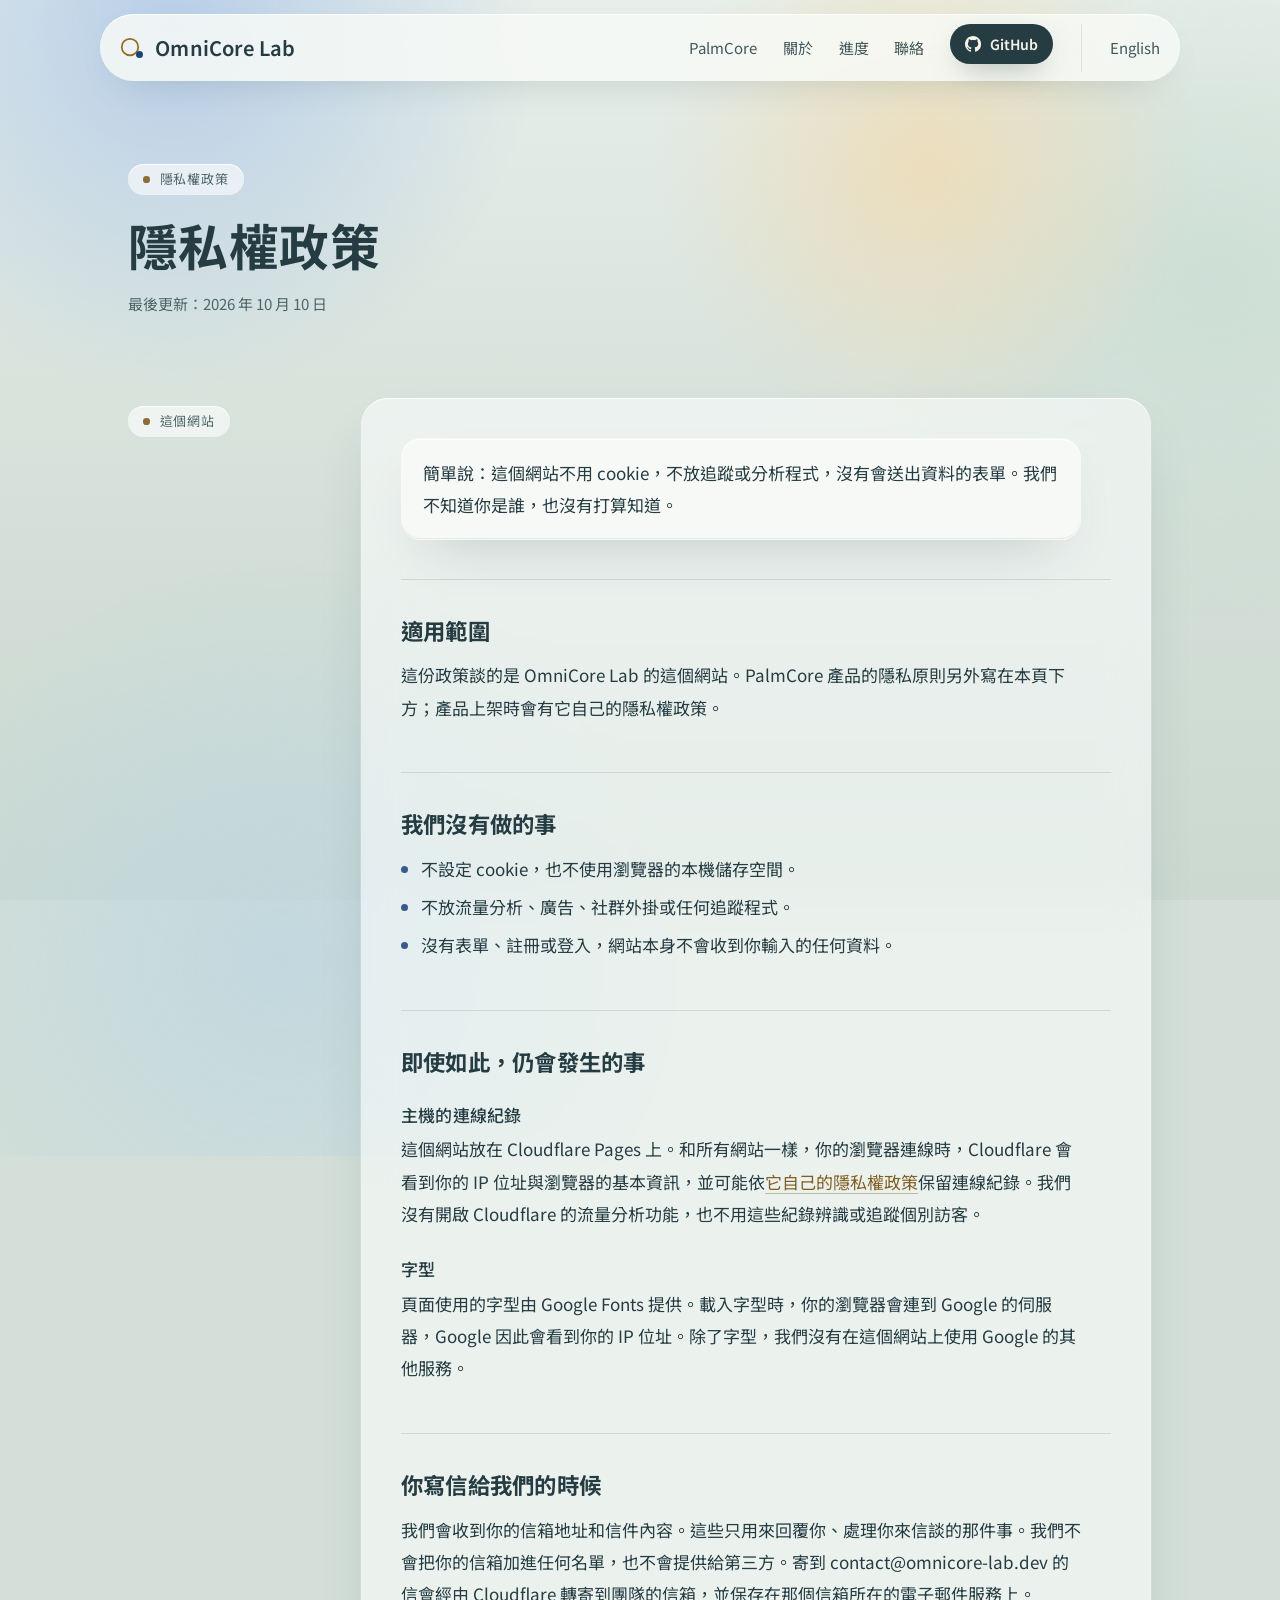
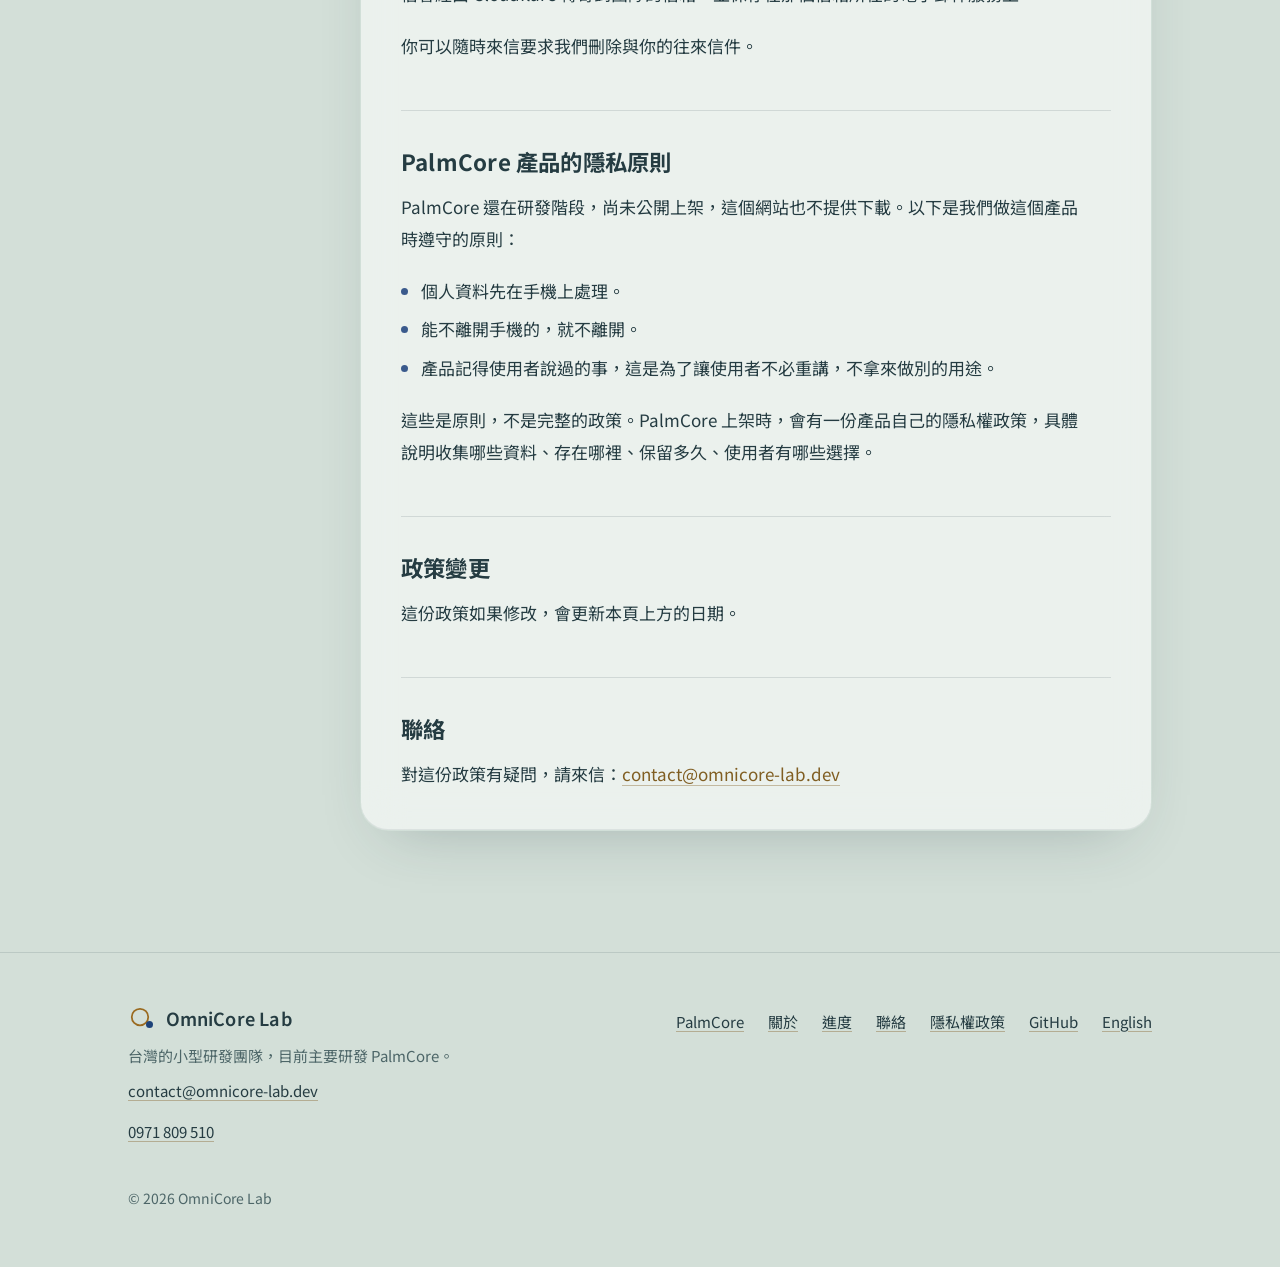
<file: site/zh/privacy.html>
<!doctype html>
<html lang="zh-Hant-TW">
<head>
<meta charset="utf-8">
<meta name="viewport" content="width=device-width, initial-scale=1">
<title>隱私權政策｜OmniCore Lab</title>
<meta name="description" content="OmniCore Lab 網站的隱私權政策：靜態網站，不用 cookie、不放追蹤與分析程式、沒有表單。另說明 PalmCore 產品的隱私原則。">
<link rel="canonical" href="https://omnicore-lab.dev/zh/privacy">
<link rel="alternate" hreflang="zh-Hant" href="https://omnicore-lab.dev/zh/privacy">
<link rel="alternate" hreflang="en" href="https://omnicore-lab.dev/privacy">
<link rel="alternate" hreflang="x-default" href="https://omnicore-lab.dev/privacy">
<meta property="og:type" content="website">
<meta property="og:site_name" content="OmniCore Lab">
<meta property="og:title" content="隱私權政策｜OmniCore Lab">
<meta property="og:description" content="OmniCore Lab 網站的隱私權政策：靜態網站，不用 cookie、不放追蹤與分析程式、沒有表單。另說明 PalmCore 產品的隱私原則。">
<meta property="og:url" content="https://omnicore-lab.dev/zh/privacy">
<meta property="og:image" content="https://omnicore-lab.dev/assets/og.png">
<meta property="og:image:width" content="1200">
<meta property="og:image:height" content="630">
<meta property="og:locale" content="zh_TW">
<meta property="og:locale:alternate" content="en_US">
<meta name="twitter:card" content="summary_large_image">
<meta name="color-scheme" content="light">
<meta name="theme-color" content="#E7EFEA">
<link rel="icon" href="../assets/favicon.svg" type="image/svg+xml">
<link rel="preconnect" href="https://fonts.googleapis.com">
<link rel="preconnect" href="https://fonts.gstatic.com" crossorigin>
<link rel="stylesheet" href="https://fonts.googleapis.com/css2?family=IBM+Plex+Sans:wght@400;500;600&amp;family=Noto+Sans+TC:wght@400;500;700&amp;display=swap">
<link rel="stylesheet" href="../assets/site.css?v=1010f">
<link rel="stylesheet" href="../assets/app-theme.css?v=1010f">
<script src="../assets/site.js?v=1010f" defer></script>
</head>
<body>
<a class="skip" href="#main">跳到主要內容</a>

<!-- 頁首：每一頁都有同一段，改選單時要全部一起改 -->
<header class="site-head">
  <div class="wrap head">
    <a class="brand" href="./" aria-label="OmniCore Lab 首頁"><svg viewBox="0 0 28 28" aria-hidden="true" focusable="false"><circle class="ring" cx="12" cy="13" r="8.25" fill="none" stroke-width="1.75"/><circle class="dot" cx="21.5" cy="20.5" r="3.5"/></svg><span>OmniCore Lab</span></a>
    <nav class="nav" aria-label="主要選單">
      <ul>
        <li><a href="palmcore.html">PalmCore</a></li>
        <li><a href="about.html">關於</a></li>
        <li><a href="progress.html">進度</a></li>
        <li><a href="contact.html">聯絡</a></li>
        <li><a class="gh" href="https://github.com/OmniCore-lab" rel="noopener"><svg viewBox="0 0 16 16" aria-hidden="true" focusable="false"><path fill="currentColor" d="M8 0C3.58 0 0 3.58 0 8c0 3.54 2.29 6.53 5.47 7.59.4.07.55-.17.55-.38 0-.19-.01-.82-.01-1.49-2.01.37-2.53-.49-2.69-.94-.09-.23-.48-.94-.82-1.13-.28-.15-.68-.52-.01-.53.63-.01 1.08.58 1.23.82.72 1.21 1.87.87 2.33.66.07-.52.28-.87.51-1.07-1.78-.2-3.64-.89-3.64-3.95 0-.87.31-1.59.82-2.15-.08-.2-.36-1.02.08-2.12 0 0 .67-.21 2.2.82.64-.18 1.32-.27 2-.27s1.36.09 2 .27c1.53-1.04 2.2-.82 2.2-.82.44 1.1.16 1.92.08 2.12.51.56.82 1.27.82 2.15 0 3.07-1.87 3.75-3.65 3.95.29.25.54.73.54 1.48 0 1.07-.01 1.93-.01 2.2 0 .21.15.46.55.38A8.01 8.01 0 0 0 16 8c0-4.42-3.58-8-8-8Z"/></svg><span>GitHub</span></a></li>
      </ul>
    </nav>
    <a class="lang" href="../privacy.html" lang="en" hreflang="en" aria-label="Switch to English">English</a>
  </div>
</header>

<main id="main">
  <section class="page-head">
    <div class="wrap">
      <p class="label">隱私權政策</p>
      <h1>隱私權政策</h1>
      <p class="muted small push-s">最後更新：2026 年 10 月 10 日</p>
    </div>
  </section>

  <section class="section">
    <div class="wrap split">
      <p class="label">這個網站</p>
      <div class="doc">
        <p class="summary">簡單說：這個網站不用 cookie，不放追蹤或分析程式，沒有會送出資料的表單。我們不知道你是誰，也沒有打算知道。</p>

        <h2>適用範圍</h2>
        <p>這份政策談的是 OmniCore Lab 的這個網站。PalmCore 產品的隱私原則另外寫在本頁下方；產品上架時會有它自己的隱私權政策。</p>

        <h2>我們沒有做的事</h2>
        <ul>
          <li>不設定 cookie，也不使用瀏覽器的本機儲存空間。</li>
          <li>不放流量分析、廣告、社群外掛或任何追蹤程式。</li>
          <li>沒有表單、註冊或登入，網站本身不會收到你輸入的任何資料。</li>
        </ul>

        <h2>即使如此，仍會發生的事</h2>
        <h3>主機的連線紀錄</h3>
        <p>這個網站放在 Cloudflare Pages 上。和所有網站一樣，你的瀏覽器連線時，Cloudflare 會看到你的 IP 位址與瀏覽器的基本資訊，並可能依<a href="https://www.cloudflare.com/privacypolicy/" rel="noopener">它自己的隱私權政策</a>保留連線紀錄。我們沒有開啟 Cloudflare 的流量分析功能，也不用這些紀錄辨識或追蹤個別訪客。</p>
        <h3>字型</h3>
        <p>頁面使用的字型由 Google Fonts 提供。載入字型時，你的瀏覽器會連到 Google 的伺服器，Google 因此會看到你的 IP 位址。除了字型，我們沒有在這個網站上使用 Google 的其他服務。</p>

        <h2>你寫信給我們的時候</h2>
        <p>我們會收到你的信箱地址和信件內容。這些只用來回覆你、處理你來信談的那件事。我們不會把你的信箱加進任何名單，也不會提供給第三方。寄到 contact@omnicore-lab.dev 的信會經由 Cloudflare 轉寄到團隊的信箱，並保存在那個信箱所在的電子郵件服務上。</p>
        <p>你可以隨時來信要求我們刪除與你的往來信件。</p>

        <h2 id="palmcore">PalmCore 產品的隱私原則</h2>
        <p>PalmCore 還在研發階段，尚未公開上架，這個網站也不提供下載。以下是我們做這個產品時遵守的原則：</p>
        <ul>
          <li>個人資料先在手機上處理。</li>
          <li>能不離開手機的，就不離開。</li>
          <li>產品記得使用者說過的事，這是為了讓使用者不必重講，不拿來做別的用途。</li>
        </ul>
        <p>這些是原則，不是完整的政策。PalmCore 上架時，會有一份產品自己的隱私權政策，具體說明收集哪些資料、存在哪裡、保留多久、使用者有哪些選擇。</p>

        <h2>政策變更</h2>
        <p>這份政策如果修改，會更新本頁上方的日期。</p>

        <h2>聯絡</h2>
        <p>對這份政策有疑問，請來信：<a href="mailto:contact@omnicore-lab.dev">contact@omnicore-lab.dev</a></p>
      </div>
    </div>
  </section>
</main>

<!-- 頁尾：每一頁都有同一段 -->
<footer class="site-foot">
  <div class="wrap foot">
    <div>
      <a class="brand" href="./"><svg viewBox="0 0 28 28" aria-hidden="true" focusable="false"><circle class="ring" cx="12" cy="13" r="8.25" fill="none" stroke-width="1.75"/><circle class="dot" cx="21.5" cy="20.5" r="3.5"/></svg><span>OmniCore Lab</span></a>
      <p>台灣的小型研發團隊，目前主要研發 PalmCore。</p>
      <p><a href="mailto:contact@omnicore-lab.dev">contact@omnicore-lab.dev</a></p>
      <p><a href="tel:+886971809510">0971 809 510</a></p>
    </div>
    <nav aria-label="頁尾連結">
      <ul>
        <li><a href="palmcore.html">PalmCore</a></li>
        <li><a href="about.html">關於</a></li>
        <li><a href="progress.html">進度</a></li>
        <li><a href="contact.html">聯絡</a></li>
        <li><a href="privacy.html" aria-current="page">隱私權政策</a></li>
        <li><a href="https://github.com/OmniCore-lab" rel="noopener">GitHub</a></li>
        <li><a href="../privacy.html" lang="en" hreflang="en">English</a></li>
      </ul>
    </nav>
    <p class="copy">© 2026 OmniCore Lab</p>
  </div>
</footer>
</body>
</html>
</file>
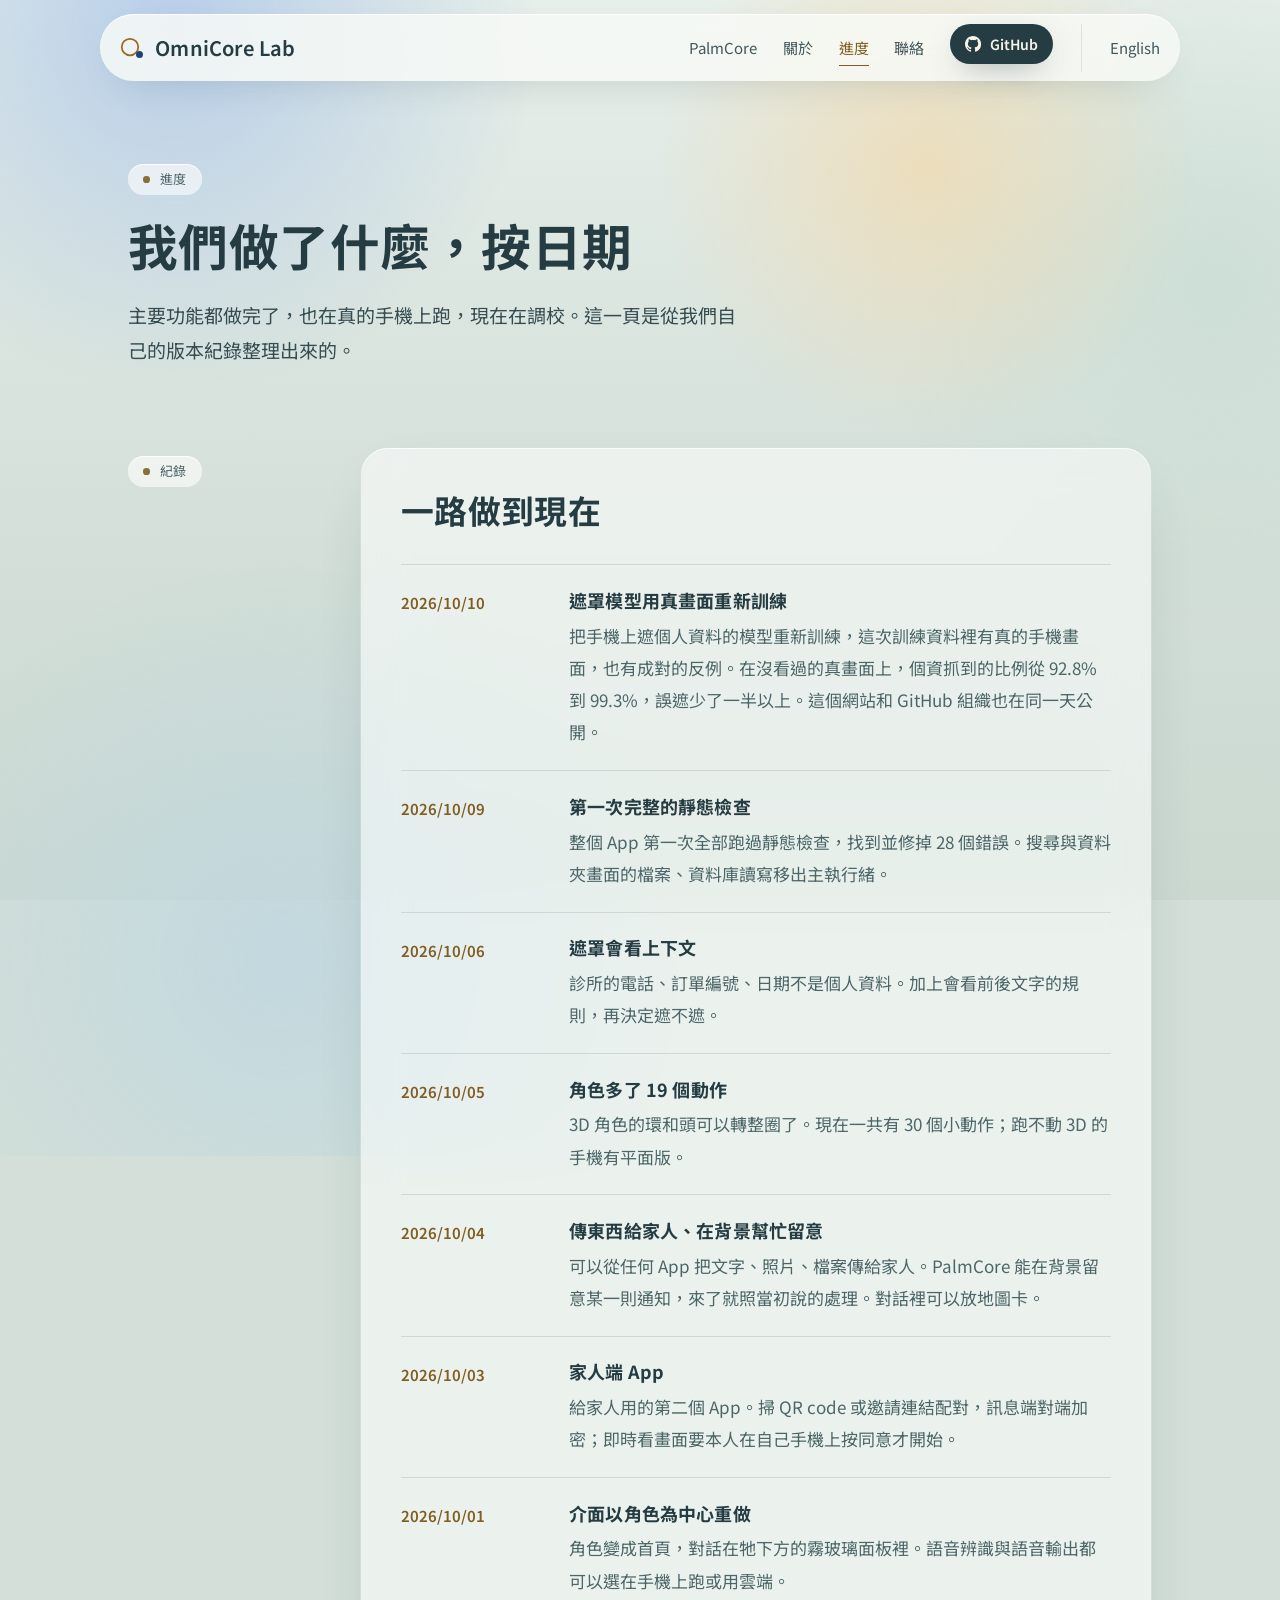
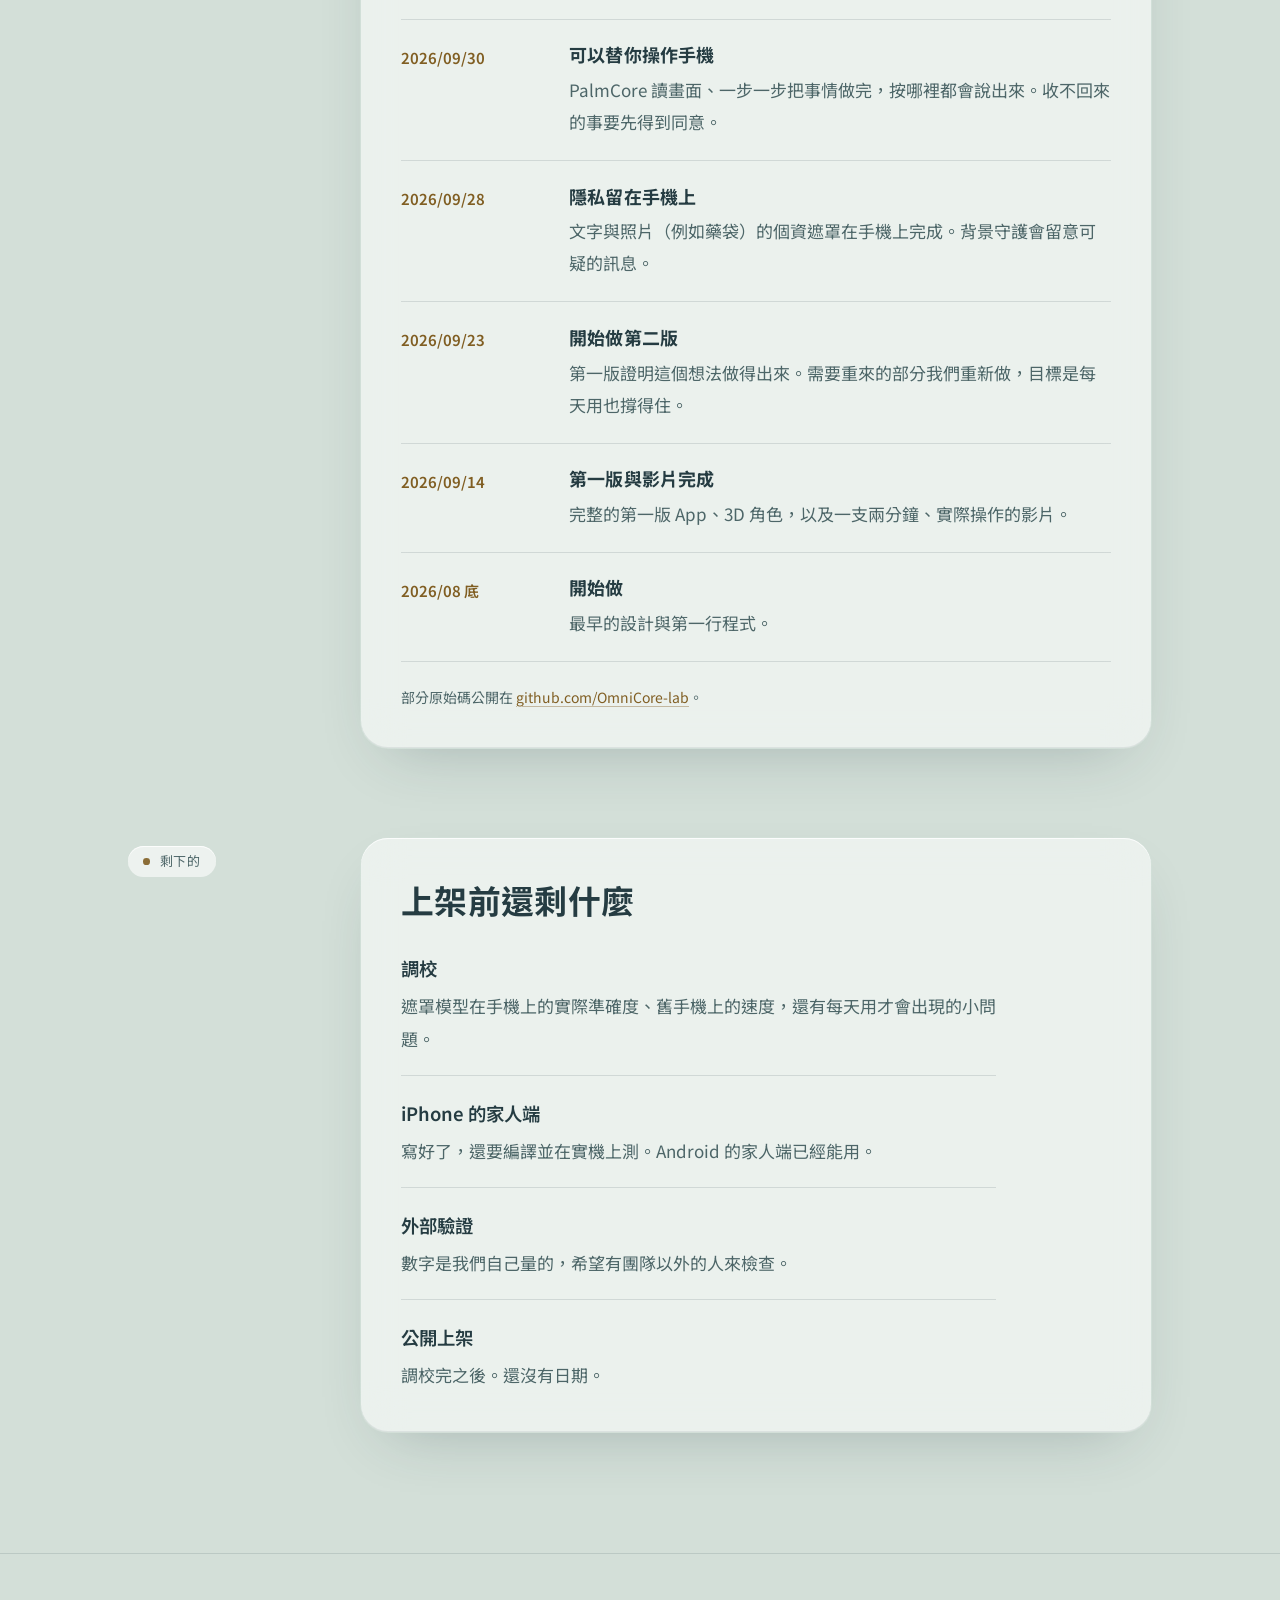
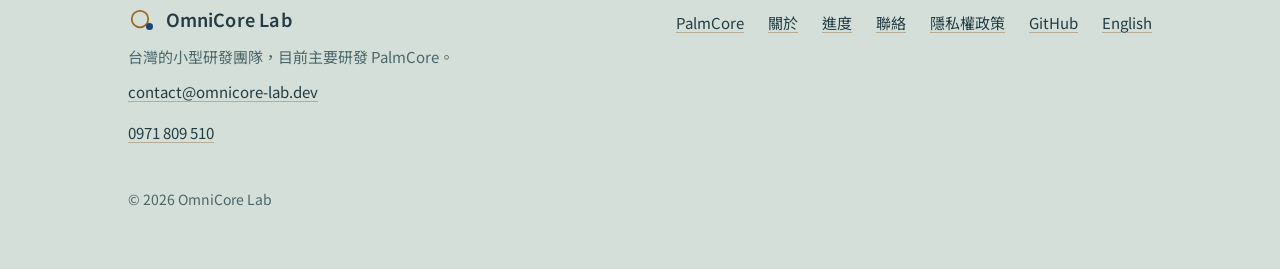
<file: site/zh/progress.html>
<!doctype html>
<html lang="zh-Hant-TW">
<head>
<meta charset="utf-8">
<meta name="viewport" content="width=device-width, initial-scale=1">
<title>進度｜OmniCore Lab</title>
<meta name="description" content="OmniCore Lab 為 PalmCore 做了什麼，按日期列出；還沒做的也寫在這裡。">
<link rel="canonical" href="https://omnicore-lab.dev/zh/progress">
<link rel="alternate" hreflang="zh-Hant" href="https://omnicore-lab.dev/zh/progress">
<link rel="alternate" hreflang="en" href="https://omnicore-lab.dev/progress">
<link rel="alternate" hreflang="x-default" href="https://omnicore-lab.dev/progress">
<meta property="og:type" content="website">
<meta property="og:site_name" content="OmniCore Lab">
<meta property="og:title" content="進度｜OmniCore Lab">
<meta property="og:description" content="OmniCore Lab 為 PalmCore 做了什麼，按日期列出；還沒做的也寫在這裡。">
<meta property="og:url" content="https://omnicore-lab.dev/zh/progress">
<meta property="og:image" content="https://omnicore-lab.dev/assets/og.png">
<meta property="og:image:width" content="1200">
<meta property="og:image:height" content="630">
<meta property="og:locale" content="zh_TW">
<meta property="og:locale:alternate" content="en_US">
<meta name="twitter:card" content="summary_large_image">
<meta name="color-scheme" content="light">
<meta name="theme-color" content="#E7EFEA">
<link rel="icon" href="../assets/favicon.svg" type="image/svg+xml">
<link rel="preconnect" href="https://fonts.googleapis.com">
<link rel="preconnect" href="https://fonts.gstatic.com" crossorigin>
<link rel="stylesheet" href="https://fonts.googleapis.com/css2?family=IBM+Plex+Sans:wght@400;500;600&amp;family=Noto+Sans+TC:wght@400;500;700&amp;display=swap">
<link rel="stylesheet" href="../assets/site.css?v=1010f">
<link rel="stylesheet" href="../assets/app-theme.css?v=1010f">
<script src="../assets/site.js?v=1010f" defer></script>
</head>
<body>
<a class="skip" href="#main">跳到主要內容</a>

<!-- 頁首：每一頁都有同一段，改選單時要全部一起改 -->
<header class="site-head">
  <div class="wrap head">
    <a class="brand" href="./" aria-label="OmniCore Lab 首頁"><svg viewBox="0 0 28 28" aria-hidden="true" focusable="false"><circle class="ring" cx="12" cy="13" r="8.25" fill="none" stroke-width="1.75"/><circle class="dot" cx="21.5" cy="20.5" r="3.5"/></svg><span>OmniCore Lab</span></a>
    <nav class="nav" aria-label="主要選單">
      <ul>
        <li><a href="palmcore.html">PalmCore</a></li>
        <li><a href="about.html">關於</a></li>
        <li><a href="progress.html" aria-current="page">進度</a></li>
        <li><a href="contact.html">聯絡</a></li>
        <li><a class="gh" href="https://github.com/OmniCore-lab" rel="noopener"><svg viewBox="0 0 16 16" aria-hidden="true" focusable="false"><path fill="currentColor" d="M8 0C3.58 0 0 3.58 0 8c0 3.54 2.29 6.53 5.47 7.59.4.07.55-.17.55-.38 0-.19-.01-.82-.01-1.49-2.01.37-2.53-.49-2.69-.94-.09-.23-.48-.94-.82-1.13-.28-.15-.68-.52-.01-.53.63-.01 1.08.58 1.23.82.72 1.21 1.87.87 2.33.66.07-.52.28-.87.51-1.07-1.78-.2-3.64-.89-3.64-3.95 0-.87.31-1.59.82-2.15-.08-.2-.36-1.02.08-2.12 0 0 .67-.21 2.2.82.64-.18 1.32-.27 2-.27s1.36.09 2 .27c1.53-1.04 2.2-.82 2.2-.82.44 1.1.16 1.92.08 2.12.51.56.82 1.27.82 2.15 0 3.07-1.87 3.75-3.65 3.95.29.25.54.73.54 1.48 0 1.07-.01 1.93-.01 2.2 0 .21.15.46.55.38A8.01 8.01 0 0 0 16 8c0-4.42-3.58-8-8-8Z"/></svg><span>GitHub</span></a></li>
      </ul>
    </nav>
    <a class="lang" href="../progress.html" lang="en" hreflang="en" aria-label="Switch to English">English</a>
  </div>
</header>

<main id="main">
  <section class="page-head">
    <div class="wrap">
      <p class="label">進度</p>
      <h1>我們做了什麼，按日期</h1>
      <p class="lead">主要功能都做完了，也在真的手機上跑，現在在調校。這一頁是從我們自己的版本紀錄整理出來的。</p>
    </div>
  </section>

  <section class="section" aria-labelledby="h-log">
    <div class="wrap split">
      <p class="label">紀錄</p>
      <div data-reveal>
        <h2 id="h-log" class="gap-l">一路做到現在</h2>
        <ol class="log">
          <li><time>2026/10/10</time><div><h3>遮罩模型用真畫面重新訓練</h3><p>把手機上遮個人資料的模型重新訓練，這次訓練資料裡有真的手機畫面，也有成對的反例。在沒看過的真畫面上，個資抓到的比例從 92.8% 到 99.3%，誤遮少了一半以上。這個網站和 GitHub 組織也在同一天公開。</p></div></li>
          <li><time>2026/10/09</time><div><h3>第一次完整的靜態檢查</h3><p>整個 App 第一次全部跑過靜態檢查，找到並修掉 28 個錯誤。搜尋與資料夾畫面的檔案、資料庫讀寫移出主執行緒。</p></div></li>
          <li><time>2026/10/06</time><div><h3>遮罩會看上下文</h3><p>診所的電話、訂單編號、日期不是個人資料。加上會看前後文字的規則，再決定遮不遮。</p></div></li>
          <li><time>2026/10/05</time><div><h3>角色多了 19 個動作</h3><p>3D 角色的環和頭可以轉整圈了。現在一共有 30 個小動作；跑不動 3D 的手機有平面版。</p></div></li>
          <li><time>2026/10/04</time><div><h3>傳東西給家人、在背景幫忙留意</h3><p>可以從任何 App 把文字、照片、檔案傳給家人。PalmCore 能在背景留意某一則通知，來了就照當初說的處理。對話裡可以放地圖卡。</p></div></li>
          <li><time>2026/10/03</time><div><h3>家人端 App</h3><p>給家人用的第二個 App。掃 QR code 或邀請連結配對，訊息端對端加密；即時看畫面要本人在自己手機上按同意才開始。</p></div></li>
          <li><time>2026/10/01</time><div><h3>介面以角色為中心重做</h3><p>角色變成首頁，對話在牠下方的霧玻璃面板裡。語音辨識與語音輸出都可以選在手機上跑或用雲端。</p></div></li>
          <li><time>2026/09/30</time><div><h3>可以替你操作手機</h3><p>PalmCore 讀畫面、一步一步把事情做完，按哪裡都會說出來。收不回來的事要先得到同意。</p></div></li>
          <li><time>2026/09/28</time><div><h3>隱私留在手機上</h3><p>文字與照片（例如藥袋）的個資遮罩在手機上完成。背景守護會留意可疑的訊息。</p></div></li>
          <li><time>2026/09/23</time><div><h3>開始做第二版</h3><p>第一版證明這個想法做得出來。需要重來的部分我們重新做，目標是每天用也撐得住。</p></div></li>
          <li><time>2026/09/14</time><div><h3>第一版與影片完成</h3><p>完整的第一版 App、3D 角色，以及一支兩分鐘、實際操作的影片。</p></div></li>
          <li><time>2026/08 底</time><div><h3>開始做</h3><p>最早的設計與第一行程式。</p></div></li>
        </ol>
        <p class="fine">部分原始碼公開在 <a href="https://github.com/OmniCore-lab" rel="noopener">github.com/OmniCore-lab</a>。</p>
      </div>
    </div>
  </section>

  <section class="section" aria-labelledby="h-notyet">
    <div class="wrap split">
      <p class="label">剩下的</p>
      <div data-reveal>
        <h2 id="h-notyet" class="gap-m">上架前還剩什麼</h2>
        <ul class="plain">
          <li><strong>調校</strong><span>遮罩模型在手機上的實際準確度、舊手機上的速度，還有每天用才會出現的小問題。</span></li>
          <li><strong>iPhone 的家人端</strong><span>寫好了，還要編譯並在實機上測。Android 的家人端已經能用。</span></li>
          <li><strong>外部驗證</strong><span>數字是我們自己量的，希望有團隊以外的人來檢查。</span></li>
          <li><strong>公開上架</strong><span>調校完之後。還沒有日期。</span></li>
        </ul>
      </div>
    </div>
  </section>
</main>

<!-- 頁尾：每一頁都有同一段 -->
<footer class="site-foot">
  <div class="wrap foot">
    <div>
      <a class="brand" href="./"><svg viewBox="0 0 28 28" aria-hidden="true" focusable="false"><circle class="ring" cx="12" cy="13" r="8.25" fill="none" stroke-width="1.75"/><circle class="dot" cx="21.5" cy="20.5" r="3.5"/></svg><span>OmniCore Lab</span></a>
      <p>台灣的小型研發團隊，目前主要研發 PalmCore。</p>
      <p><a href="mailto:contact@omnicore-lab.dev">contact@omnicore-lab.dev</a></p>
      <p><a href="tel:+886971809510">0971 809 510</a></p>
    </div>
    <nav aria-label="頁尾連結">
      <ul>
        <li><a href="palmcore.html">PalmCore</a></li>
        <li><a href="about.html">關於</a></li>
        <li><a href="progress.html" aria-current="page">進度</a></li>
        <li><a href="contact.html">聯絡</a></li>
        <li><a href="privacy.html">隱私權政策</a></li>
        <li><a href="https://github.com/OmniCore-lab" rel="noopener">GitHub</a></li>
        <li><a href="../progress.html" lang="en" hreflang="en">English</a></li>
      </ul>
    </nav>
    <p class="copy">© 2026 OmniCore Lab</p>
  </div>
</footer>
</body>
</html>
</file>
<file: site/assets/site.css>
/* OmniCore Lab — 全站樣式
   目錄：1 色彩與變數　2 基礎　3 版面　4 頁首頁尾　5 元件　6 動態　7 列印
   顏色只在第 1 節定義；深色模式在同一節用 prefers-color-scheme 覆寫。 */

/* ───────── 1 色彩與變數 ───────── */
:root {
  --ink: #121A23;
  --ink-2: #1C2834;
  --mist: #7FA7A8;
  --sand: #E2C79A;

  --bg: #F6F7F4;
  --surface: #ECEFEB;
  --text: #16202A;
  --muted: #4F5E69;
  --line: #D3DAD6;
  --link: #2A5C60;
  --mark: #5F8F91;          /* 圖形用的霧青，不拿來當內文字色 */
  --mark-soft: rgba(127, 167, 168, .16);
  --btn-bg: #121A23;
  --btn-text: #F6F7F4;

  --band-bg: #121A23;
  --band-text: #E6ECEC;
  --band-muted: #A9B8BD;
  --band-link: #A9CDCD;
  --band-line: #2B3947;

  --focus: #2A5C60;

  --serif: "Newsreader", "Noto Serif TC", "Songti TC", "PMingLiU", serif;
  --sans: "Noto Sans TC", "PingFang TC", "Microsoft JhengHei", system-ui, -apple-system, "Segoe UI", sans-serif;

  --gutter: clamp(20px, 5vw, 48px);
  --measure: 35em;
}

:root:lang(en) {
  --sans: "IBM Plex Sans", system-ui, -apple-system, "Segoe UI", Roboto, sans-serif;
  --serif: "Newsreader", Georgia, "Times New Roman", serif;
  --measure: 39em;
}

@media (prefers-color-scheme: dark) {
  :root {
    --bg: #0F161E;
    --surface: #17212B;
    --text: #E2E8E9;
    --muted: #A5B3B8;
    --line: #283542;
    --link: #A9CDCD;
    --mark: #7FA7A8;
    --mark-soft: rgba(127, 167, 168, .14);
    --btn-bg: #E2E8E9;
    --btn-text: #0F161E;

    --band-bg: #1A2530;
    --band-line: #324253;

    --focus: #E2C79A;
  }
}

/* ───────── 2 基礎 ───────── */
*, *::before, *::after { box-sizing: border-box; }

html {
  -webkit-text-size-adjust: 100%;
  text-size-adjust: 100%;
  scroll-behavior: smooth;
}

body {
  margin: 0;
  background: var(--bg);
  color: var(--text);
  font-family: var(--sans);
  font-size: 1.0625rem;
  line-height: 1.9;
  line-break: strict;
  overflow-wrap: break-word;
  -webkit-font-smoothing: antialiased;
  text-rendering: optimizeLegibility;
}
:lang(en) body { line-height: 1.7; }

h1, h2, h3 {
  font-family: var(--serif);
  font-weight: 600;
  line-height: 1.35;
  margin: 0;
  text-wrap: balance;
}
:lang(en) h1, :lang(en) h2, :lang(en) h3 { font-weight: 500; line-height: 1.2; letter-spacing: -.01em; }

h1 { font-size: clamp(1.85rem, 1.2rem + 2.9vw, 3.1rem); }
h2 { font-size: clamp(1.45rem, 1.15rem + 1.3vw, 2.05rem); }
h3 { font-size: 1.2rem; line-height: 1.5; }
:lang(zh-Hant) h1 { font-size: clamp(1.5rem, .9rem + 3vw, 3.1rem); }
:lang(en) h1 { font-size: clamp(2.1rem, 1.3rem + 3.4vw, 3.6rem); line-height: 1.12; }
:lang(en) h3 { font-size: 1.3rem; line-height: 1.35; }

p { margin: 0 0 1.15em; }
:lang(en) p { text-wrap: pretty; }  /* 中文用 pretty 會斷出很短的尾行，所以只給英文 */
p:last-child { margin-bottom: 0; }

a {
  color: var(--link);
  text-decoration-line: underline;
  text-decoration-thickness: 1px;
  text-underline-offset: .22em;
  text-decoration-color: color-mix(in srgb, currentColor 45%, transparent);
  transition: text-decoration-color .18s ease, color .18s ease;
}
a:hover { text-decoration-color: currentColor; }

:focus-visible {
  outline: 2px solid var(--focus);
  outline-offset: 3px;
  border-radius: 2px;
}

::selection { background: var(--sand); color: #121A23; }

img, svg { max-width: 100%; height: auto; }

/* 不想被拆開的詞組：中文標題用它控制斷行 */
.nb { display: inline-block; }

.skip {
  position: absolute; left: var(--gutter); top: -4rem;
  background: var(--btn-bg); color: var(--btn-text);
  padding: .5rem .9rem; border-radius: 4px; z-index: 10;
  text-decoration: none;
}
.skip:focus { top: .75rem; }

/* ───────── 3 版面 ───────── */
.wrap {
  max-width: 1120px;
  margin-inline: auto;
  padding-inline: var(--gutter);
}

.section {
  padding-block: clamp(56px, 8.5vw, 108px);
  border-top: 1px solid var(--line);
}

/* 左邊小標、右邊內容的兩欄；窄螢幕疊成一欄 */
.split { display: grid; gap: 1.25rem 3rem; }
@media (min-width: 880px) {
  .split { grid-template-columns: 11.5rem minmax(0, 1fr); }
}

.label {
  font-size: .8125rem;
  letter-spacing: .14em;
  color: var(--muted);
  margin: .55rem 0 0;
  line-height: 1.6;
}
:lang(en) .label { letter-spacing: .1em; text-transform: uppercase; font-size: .75rem; }

.prose { max-width: var(--measure); }
.prose h2 { margin-bottom: 1.1em; }
.prose h2 + .lead { margin-top: -.3em; }

.lead {
  font-size: 1.1875rem;
  line-height: 1.85;
  color: var(--text);
}
:lang(en) .lead { font-size: 1.25rem; line-height: 1.6; }

.muted { color: var(--muted); }
.small { font-size: .9375rem; line-height: 1.8; }

/* ───────── 4 頁首頁尾 ───────── */
.site-head { padding-block: 1.4rem; }
.head {
  display: flex; flex-wrap: wrap; align-items: center;
  gap: .4rem 1.75rem;
}
.brand {
  display: inline-flex; align-items: center; gap: .6rem;
  color: var(--text); text-decoration: none;
  font-family: "Newsreader", Georgia, serif;
  font-size: 1.25rem; font-weight: 500; letter-spacing: -.005em;
  margin-right: auto;
  padding-block: .35rem;
}
.brand svg { width: 28px; height: 28px; flex: none; }
.brand .ring { stroke: var(--mark); }
.brand .dot { fill: var(--sand); }

.nav ul {
  display: flex; gap: 1.6rem; list-style: none; margin: 0; padding: 0;
}
.nav a, .lang {
  display: inline-block;
  color: var(--text); text-decoration: none;
  font-size: .9375rem;
  padding-block: .6rem;
  background-image: linear-gradient(currentColor, currentColor);
  background-repeat: no-repeat;
  background-position: 0 calc(100% - .35rem);
  background-size: 0 1px;
  transition: background-size .22s ease;
}
.nav a:hover, .lang:hover, .nav a[aria-current="page"] { background-size: 100% 1px; }
.nav a[aria-current="page"] { color: var(--link); }
.lang {
  color: var(--muted);
  padding-left: 1.75rem;
  border-left: 1px solid var(--line);
  background-position: 1.75rem calc(100% - .35rem);
}
.lang:hover { background-size: calc(100% - 1.75rem) 1px; }

@media (max-width: 599px) {
  .site-head { padding-block: 1rem .5rem; }
  .nav { order: 3; flex-basis: 100%; border-top: 1px solid var(--line); margin-top: .5rem; }
  .nav ul { gap: 1.5rem; }
  .lang { border-left: 0; padding-left: 0; background-position: 0 calc(100% - .35rem); }
  .lang:hover { background-size: 100% 1px; }
}

.site-foot {
  border-top: 1px solid var(--line);
  padding-block: 3rem 3.5rem;
  font-size: .9375rem;
  color: var(--muted);
}
.foot { display: grid; gap: 2rem 3rem; }
@media (min-width: 760px) { .foot { grid-template-columns: minmax(0, 1fr) auto; } }
.foot .brand { font-size: 1.125rem; margin: 0 0 .4rem; }
.foot p { margin: 0; max-width: 28em; }
.foot ul {
  list-style: none; margin: 0; padding: 0;
  display: flex; flex-wrap: wrap; gap: .25rem 1.5rem;
}
.foot a { color: var(--text); display: inline-block; padding-block: .4rem; }
.foot .copy { grid-column: 1 / -1; font-size: .875rem; }

/* ───────── 5 元件 ───────── */

/* 首頁開頭 */
.hero { padding-block: clamp(40px, 7vw, 96px) clamp(56px, 9vw, 120px); }
.hero-grid { display: grid; gap: 2.5rem 3rem; align-items: center; }
@media (min-width: 960px) {
  .hero-grid { grid-template-columns: minmax(0, 1fr) minmax(260px, 360px); }
}
.hero h1 { max-width: 15em; }
:lang(en) .hero h1 { max-width: 13.5em; }
.hero .lead { max-width: 33em; margin-top: 1.6rem; }
.hero .label { margin: 0 0 1.4rem; }
.hero-fig { color: var(--mark); max-width: 360px; width: 100%; justify-self: end; }
.hero-fig svg { display: block; width: 100%; }
@media (max-width: 959px) {
  .hero-fig { max-width: 190px; justify-self: start; order: -1; }
}
.fig-ring { fill: none; stroke: var(--mark); }
.fig-soft { fill: var(--mark-soft); }
.fig-dot { fill: var(--sand); }
.fig-ink { fill: var(--text); }

.actions {
  display: flex; flex-wrap: wrap; align-items: center; gap: .75rem 1.75rem;
  margin-top: 2.2rem;
}
.btn {
  display: inline-block;
  background: var(--btn-bg); color: var(--btn-text);
  text-decoration: none;
  padding: .62rem 1.3rem;
  border-radius: 999px;
  font-size: 1rem; line-height: 1.6;
  transition: opacity .18s ease;
}
.btn:hover { opacity: .86; }
.more { font-size: 1rem; }
.more::after { content: " →"; text-decoration: none; display: inline-block; padding-left: .25em; transition: transform .2s ease; }
.more:hover::after { transform: translateX(3px); }

/* 內頁開頭 */
.page-head { padding-block: clamp(36px, 6vw, 80px) clamp(48px, 7vw, 88px); }
.page-head .label { margin: 0 0 1.2rem; }
.page-head h1 { max-width: 16em; }
.page-head .lead { max-width: 32em; margin-top: 1.4rem; }

/* 三個核心（首頁的簡短版） */
.trio { margin: 2.2rem 0 0; padding: 0; border-top: 1px solid var(--line); }
.trio div {
  display: grid; gap: .1rem 2rem;
  padding-block: 1.05rem;
  border-bottom: 1px solid var(--line);
}
@media (min-width: 640px) { .trio div { grid-template-columns: 10.5em minmax(0, 1fr); } }
:lang(en) .trio dt { font-size: 1.2rem; }
.trio dt { font-family: var(--serif); font-weight: 600; font-size: 1.125rem; }
:lang(en) .trio dt { font-weight: 500; }
.trio dd { margin: 0; color: var(--muted); }
.trio + p { margin-top: 2rem; }

/* 編號清單：原則、工作方式 */
.points { list-style: none; margin: 0; padding: 0; counter-reset: pt; max-width: 44rem; }
.points > li {
  counter-increment: pt;
  display: grid; grid-template-columns: 2.75rem minmax(0, 1fr); gap: 0 .75rem;
  padding-block: 1.9rem;
  border-top: 1px solid var(--line);
}
.points > li:first-child { border-top: 0; padding-top: .2rem; }
.points > li:last-child { padding-bottom: 0; }
.points > li::before {
  content: counter(pt, decimal-leading-zero);
  font-family: "Newsreader", Georgia, serif;
  font-size: 1rem; color: var(--link);
  padding-top: .28rem;
  font-variant-numeric: tabular-nums;
}
.points h3 { margin-bottom: .55rem; }
.points p { color: var(--muted); max-width: 34em; }

/* 產品頁：三個核心（完整版） */
.core { display: grid; gap: 1rem 2rem; padding-block: 2.4rem; border-top: 1px solid var(--line); max-width: 46rem; }
.core:first-of-type { border-top: 0; padding-top: 0; }
.core:last-of-type { padding-bottom: 0; }
@media (min-width: 640px) { .core { grid-template-columns: 72px minmax(0, 1fr); } }
.core svg { width: 60px; height: 60px; display: block; margin-top: .2rem; }
.core h3 { font-size: 1.4rem; margin-bottom: .7rem; }
:lang(en) .core h3 { font-size: 1.55rem; }
.core .num { font-family: "Newsreader", Georgia, serif; color: var(--link); font-size: .95rem; display: block; margin-bottom: .15rem; letter-spacing: .04em; }
.core p { max-width: 34em; }

/* 沒有編號的短清單 */
.plain { list-style: none; margin: 0; padding: 0; max-width: var(--measure); }
.plain li { padding-block: 1.25rem; border-top: 1px solid var(--line); }
.plain li:first-child { border-top: 0; padding-top: 0; }
.plain li:last-child { padding-bottom: 0; }
.plain strong { display: block; font-family: var(--serif); font-size: 1.15rem; font-weight: 600; margin-bottom: .25rem; }
:lang(en) .plain strong { font-weight: 500; font-size: 1.25rem; }
.plain span { color: var(--muted); }

/* 深色區塊 */
.band { background: var(--band-bg); color: var(--band-text); border-top: 0; }
.band + .section { border-top: 0; }
.band .label, .band .muted { color: var(--band-muted); }
.band a { color: var(--band-link); }
.band :focus-visible { outline-color: var(--sand); }
.band .status {
  display: inline-flex; align-items: center; gap: .6rem;
  font-size: .875rem; letter-spacing: .08em; color: var(--band-muted);
  margin: 0 0 1.1rem;
}
.band .status::before {
  content: ""; width: .5rem; height: .5rem; border-radius: 50%;
  background: var(--sand);
}

/* 信箱 */
.email {
  font-family: "Newsreader", "Noto Serif TC", Georgia, serif;
  font-size: clamp(1.45rem, 1.1rem + 1.7vw, 2.1rem);
  line-height: 1.4;
  display: inline-block;
  overflow-wrap: anywhere;
}
.email-note { margin-top: .6rem; }

/* 隱私權政策等長文 */
.doc { max-width: var(--measure); }
.doc h2 { font-size: 1.4rem; margin: 3rem 0 .9rem; padding-top: 2.2rem; border-top: 1px solid var(--line); }
:lang(en) .doc h2 { font-size: 1.55rem; }
.doc h2:first-of-type { margin-top: 2.4rem; }
.doc h3 { font-size: 1.0625rem; font-family: var(--sans); font-weight: 500; margin: 1.6rem 0 .4rem; }
:lang(en) .doc h3 { font-size: 1.0625rem; letter-spacing: 0; line-height: 1.5; }
.doc ul { padding-left: 1.2em; margin: 0 0 1.15em; }
.doc li { margin-bottom: .35em; }
.doc li::marker { color: var(--mark); }
.summary {
  background: var(--surface);
  border-left: 2px solid var(--mark);
  padding: 1.15rem 1.4rem;
  margin: 0;
}

/* 404 */
.lost { padding-block: clamp(64px, 12vw, 150px); }
.lost svg { width: 84px; height: 84px; display: block; margin-bottom: 2rem; }
.lost .lead { max-width: 28em; margin-top: 1.2rem; }

/* ───────── 6 動態 ───────── */
[data-reveal] { transition: opacity .7s ease, transform .7s ease; }
[data-reveal].is-waiting { opacity: 0; transform: translateY(14px); }

@media (prefers-reduced-motion: reduce) {
  html { scroll-behavior: auto; }
  *, *::before, *::after { transition: none !important; animation: none !important; }
  [data-reveal].is-waiting { opacity: 1; transform: none; }
}

/* ───────── 7 列印 ───────── */
@media print {
  .site-head .nav, .lang, .skip, .hero-fig { display: none; }
  [data-reveal].is-waiting { opacity: 1; transform: none; }
  .band { background: none; color: inherit; border-top: 1px solid #999; }
  body { font-size: 11pt; }
}

.foot .brand { display: inline-flex; padding-block: 0; }

/* 間距小工具（不用行內 style，讓 CSP 可以不開 unsafe-inline） */
.gap-m { margin-bottom: 1.8rem; }
.gap-l { margin-bottom: 2rem; }
.gap-xl { margin-bottom: 2.4rem; }
.push { margin-top: 2rem; }
.push-s { margin-top: 1rem; }
.lost .label { margin: 0 0 1rem; }
</file>
<file: site/assets/app-theme.css>
/* OmniCore Lab — App 風格（2026-10-10）
   整站改成跟 PalmCore 手機介面同一套語彙：霧青的天、慢慢飄的光、霧玻璃的面板、暖金點綴、圓角與膠囊。
   這一份在 site.css 之後載入，只蓋顏色、字體與外觀；版面結構仍在 site.css。
   顏色取自 App 的亮色配色 LightPalm（skyTop #E7EFEA／skyBottom #D3DFD8、光團 #AFC8E8／#C9DDD3／#F0D9AE／#BFD7E0）。 */

:root {
  color-scheme: light;
  --bg: #D3DFD8;
  --sky-top: #E7EFEA;
  --surface: rgba(235, 239, 229, .6);
  --text: #253C42;
  --muted: #4D6668;
  --line: rgba(37, 60, 66, .13);
  --link: #805E22;
  --mark: #3A5A8C;
  --mark-soft: rgba(58, 90, 140, .12);
  --sand: #805E22;
  --gold: #C7A982;
  --btn-bg: #805E22;
  --btn-text: #FFFFFF;
  --band-bg: transparent;
  --band-text: var(--text);
  --band-muted: var(--muted);
  --band-link: var(--link);
  --band-line: var(--line);
  --focus: #805E22;
  --glass: rgba(255, 255, 255, .55);
  --glass-strong: rgba(247, 250, 246, .85);
  --edge-hi: rgba(255, 255, 255, .8);
  --edge-lo: rgba(37, 60, 66, .08);
  --radius: 28px;
  --serif: "Noto Sans TC", "PingFang TC", "Microsoft JhengHei", system-ui, sans-serif;   /* 標題也用無襯線，跟 App 一致 */
  --sans: "Noto Sans TC", "PingFang TC", "Microsoft JhengHei", system-ui, -apple-system, "Segoe UI", sans-serif;
}
:root:lang(en) {
  --sans: "IBM Plex Sans", system-ui, -apple-system, "Segoe UI", Roboto, sans-serif;
  --serif: "IBM Plex Sans", system-ui, -apple-system, "Segoe UI", Roboto, sans-serif;
}

/* ── 天空與光 ── */
/* 底色放在 html，光團（body 的兩個偽元素，z-index -1）才會落在底色上面、內容下面 */
html { background: linear-gradient(180deg, var(--sky-top) 0%, var(--bg) 60%, #CBD9D1 100%) fixed var(--bg); min-height: 100%; }
body { background: transparent; min-height: 100vh; }
body::before, body::after {
  content: ""; position: fixed; inset: -20vmax; z-index: -1; pointer-events: none;
  will-change: transform;
}
body::before {
  background:
    radial-gradient(42vmax 42vmax at 24% 20%, rgba(175, 200, 232, .85), transparent 68%),
    radial-gradient(38vmax 38vmax at 82% 38%, rgba(201, 221, 211, .80), transparent 70%);
  animation: drift-a 46s ease-in-out infinite alternate;
}
body::after {
  background:
    radial-gradient(30vmax 30vmax at 66% 30%, rgba(240, 217, 174, .75), transparent 70%),
    radial-gradient(44vmax 44vmax at 30% 86%, rgba(191, 215, 224, .85), transparent 70%);
  animation: drift-b 62s ease-in-out infinite alternate;
}
@keyframes drift-a { from { transform: translate3d(-3vmax, -2vmax, 0); } to { transform: translate3d(5vmax, 4vmax, 0); } }
@keyframes drift-b { from { transform: translate3d(4vmax, 2vmax, 0); } to { transform: translate3d(-5vmax, -3vmax, 0); } }

/* ── 字 ── */
h1, h2, h3 { font-weight: 700; letter-spacing: .01em; }
:lang(en) h1, :lang(en) h2, :lang(en) h3 { font-weight: 600; letter-spacing: -.015em; }
h1 { font-size: clamp(2rem, 1.2rem + 3.2vw, 3.35rem); line-height: 1.22; }
:lang(en) h1 { line-height: 1.12; }
.lead { color: var(--text); opacity: .9; }
a { color: var(--link); text-decoration-color: rgba(128, 94, 34, .38); }
::selection { background: #E7DFC4; color: #253C42; }

/* 霧玻璃：App 裡每一塊面板的樣子 */
.glass, .section .prose, .section .split > div:not(.prose), .summary, .doc, .lost .wrap {
  background: var(--glass);
  -webkit-backdrop-filter: blur(22px) saturate(1.15); backdrop-filter: blur(22px) saturate(1.15);
  border-radius: var(--radius);
  border: 1px solid transparent;
  background-clip: padding-box;
  box-shadow: inset 0 1px 0 var(--edge-hi), inset 0 -1px 0 var(--edge-lo), 0 24px 60px -30px rgba(37, 60, 66, .30);
  padding: clamp(22px, 3.4vw, 40px);
}
.section .prose, .doc { max-width: 46rem; }
.section { border-top: 0; padding-block: clamp(22px, 3.6vw, 44px); }
.section:first-of-type { padding-top: clamp(28px, 5vw, 64px); }

/* 小標：膠囊（App 頂列那顆「一直聊」的樣子） */
.label {
  display: inline-flex; align-items: center; align-self: start; justify-self: start;
  padding: .32rem .95rem; border-radius: 999px;
  background: rgba(255, 255, 255, .6);
  box-shadow: inset 0 1px 0 var(--edge-hi);
  color: var(--muted); font-size: .8125rem; letter-spacing: .06em;
}
.label::before { content: ""; width: .42rem; height: .42rem; border-radius: 50%; background: var(--sand); margin-right: .6rem; opacity: .9; }

/* ── 頁首：浮在上面的玻璃膠囊 ── */
.site-head { position: sticky; top: 0; z-index: 20; padding-block: .9rem; }
.head {
  background: var(--glass-strong);
  -webkit-backdrop-filter: blur(20px) saturate(1.2); backdrop-filter: blur(20px) saturate(1.2);
  border-radius: 999px;
  box-shadow: inset 0 1px 0 var(--edge-hi), 0 14px 40px -24px rgba(37, 60, 66, .35);
  padding: .55rem 1.25rem .55rem 1.1rem;
  max-width: min(1080px, calc(100% - 2 * var(--gutter)));
}
.brand { font-family: var(--sans); font-weight: 600; letter-spacing: .01em; }
.brand .ring { stroke: var(--sand); }
.brand .dot { fill: #1D4279; }
.nav a, .lang { color: var(--text); opacity: .86; }
.nav a:hover, .lang:hover { opacity: 1; }
.nav a[aria-current="page"] { color: var(--sand); opacity: 1; }
@media (max-width: 599px) {
  .head { border-radius: 26px; padding: .7rem 1.1rem; }
  .nav { border-top-color: var(--line); }
}

/* ── 首頁：智核與話泡 ── */
.hero { padding-block: clamp(20px, 4vw, 56px) clamp(36px, 6vw, 72px); }
@media (min-width: 960px) { .hero-grid { grid-template-columns: minmax(0, 1.02fr) minmax(320px, .98fr); } }
.hero .label { margin-bottom: 1.2rem; }
.orb-wrap { display: flex; flex-direction: column; align-items: center; justify-self: center; width: 100%; max-width: 520px; }
.orb-stage { position: relative; width: 100%; aspect-ratio: 1 / 1; }
.orb-stage::before {    /* 牠身後那團光（App 裡光會跟著牠走） */
  content: ""; position: absolute; inset: 8%; border-radius: 50%;
  background: radial-gradient(closest-side, rgba(240, 217, 174, .55), rgba(175, 200, 232, .45) 55%, transparent 72%);
  filter: blur(18px);
}
.orb-stage iframe, .orb-stage .orb-fallback { position: absolute; inset: 0; width: 100%; height: 100%; border: 0; background: transparent; }
.orb-stage iframe { opacity: 0; transition: opacity .9s ease; }
.orb-stage.is-live iframe { opacity: 1; }
.orb-fallback { display: grid; place-items: center; transition: opacity .6s ease; }
.orb-fallback svg { width: 62%; height: auto; }
.orb-stage.is-live .orb-fallback { opacity: 0; pointer-events: none; }
.fig-ring { stroke: var(--sand); opacity: .75; }
.fig-soft { fill: rgba(29, 66, 121, .28); }
.fig-dot { fill: #1D4279; }
/* 話泡：尾巴朝上指著牠 */
.bubble {
  position: relative; margin-top: -13%; max-width: 22rem; text-align: center;
  background: var(--glass-strong);
  -webkit-backdrop-filter: blur(20px); backdrop-filter: blur(20px);
  border-radius: 26px; padding: .95rem 1.4rem;
  box-shadow: inset 0 1px 0 var(--edge-hi), 0 20px 50px -26px rgba(37, 60, 66, .35);
  font-size: 1.0625rem; line-height: 1.6;
}
.bubble::before {
  content: ""; position: absolute; left: 50%; top: -9px; width: 20px; height: 10px; transform: translateX(-50%);
  background: var(--glass-strong); clip-path: polygon(50% 0, 100% 100%, 0 100%);
}
@media (max-width: 959px) {
  .orb-wrap { order: -1; max-width: 340px; }
  .hero-fig { max-width: none; }
}

/* 按鈕：暖沙色的膠囊（App 的麥克風鈕） */
.btn {
  background: var(--btn-bg); color: var(--btn-text); border-radius: 999px; font-weight: 600;
  padding: .8rem 1.5rem; box-shadow: 0 10px 30px -12px rgba(128, 94, 34, .45);
  transition: transform .18s ease, box-shadow .18s ease;
}
.btn:hover { opacity: 1; transform: translateY(-1px); box-shadow: 0 14px 34px -12px rgba(128, 94, 34, .6); }
.btn:active { transform: scale(.97); }
.more { color: var(--text); text-decoration-color: rgba(37, 60, 66, .28); }
.more::after { color: var(--sand); }

/* 內頁的標題區 */
.page-head { padding-block: clamp(28px, 5vw, 64px) clamp(20px, 3vw, 36px); border-bottom: 0; }

/* 清單與卡片裡的細節 */
.trio, .trio div, .points > li, .core, .plain li, .doc h2 { border-color: var(--line); }
.trio dt, .plain strong { font-family: var(--sans); font-weight: 600; color: var(--text); }
:lang(en) .trio dt, :lang(en) .plain strong { font-weight: 600; font-size: 1.0625rem; }
.points > li::before, .core .num { font-family: var(--sans); color: var(--sand); font-weight: 600; }
.core svg circle[class="fig-ring"] { stroke: var(--sand); }
.points { max-width: none; }

/* 目前狀態：亮一點的玻璃，旁邊一顆呼吸的點 */
.band { background: transparent; }
.band .prose { background: var(--glass-strong); }
.band .status { color: var(--sand); letter-spacing: .06em; }
.band .status::before { box-shadow: 0 0 0 0 rgba(128, 94, 34, .4); animation: breathe 2.6s ease-out infinite; }
@keyframes breathe { 0% { box-shadow: 0 0 0 0 rgba(128, 94, 34, .4); } 100% { box-shadow: 0 0 0 .7rem rgba(128, 94, 34, 0); } }

.email { font-family: var(--sans); font-weight: 600; letter-spacing: -.01em; color: var(--sand); text-decoration: none; }
.email:hover { text-decoration: underline; }
.summary { border-left: 0; background: var(--glass-strong); padding: 1.1rem 1.4rem; border-radius: 20px; margin-bottom: 1.5rem; }
.doc h2 { border-top-color: var(--line); }

/* 頁尾 */
.site-foot { background: transparent; border-top: 1px solid var(--line); margin-top: clamp(32px, 6vw, 80px); color: var(--muted); }
.foot a { color: var(--text); }

/* 沒有 backdrop-filter 的瀏覽器：玻璃改成不透明一點 */
@supports not ((backdrop-filter: blur(2px)) or (-webkit-backdrop-filter: blur(2px))) {
  .glass, .section .prose, .section .split > div:not(.prose), .summary, .doc, .head, .bubble { background: #F7FAF6; }
}
@media (prefers-reduced-motion: reduce) { body::before, body::after { animation: none; } }
@media print { body { background: #fff; color: #000; } body::before, body::after, .orb-wrap { display: none; } }

/* 右欄的卡片同一個寬度 */
.section .prose, .section .split > div:not(.prose), .doc { max-width: 52rem; }
.section .prose > p, .section .prose > h2, .points p, .core p { max-width: 40em; }

/* 亮色：site.css 原本會跟著系統切深色，這裡固定用亮色（跟 App 的日間配色一致） */
.band .status::before { background: var(--sand); }
.site-foot .brand .ring, .brand .ring { stroke: #9A6A20; }

/* 聯絡資訊：地址、電話、信箱 */
address { font-style: normal; }
.facts { margin: 1.1rem 0 1.3rem; display: grid; gap: 0; }
.facts > div { display: grid; grid-template-columns: 5.5rem minmax(0, 1fr); gap: 1rem; padding-block: .75rem; border-top: 1px solid var(--line); }
.facts > div:last-child { border-bottom: 1px solid var(--line); }
.facts dt { color: var(--muted); font-size: .9375rem; }
.facts dd { margin: 0; }
.foot address { margin-top: .35rem; font-size: .9375rem; max-width: 28em; }

/* GitHub：跟主要按鈕同一級（墨藍實心），頁首每一頁都有一顆 */
.btn-gh, .nav a.gh {
  display: inline-flex; align-items: center; gap: .55rem;
  background: #253C42; color: #F7F3EA; border-radius: 999px; font-weight: 600; text-decoration: none;
  box-shadow: 0 10px 30px -12px rgba(37, 60, 66, .55);
  transition: transform .18s ease, box-shadow .18s ease;
}
.btn-gh svg, .nav a.gh svg { width: 1.15em; height: 1.15em; flex: none; }
.btn-gh:hover, .nav a.gh:hover { transform: translateY(-1px); box-shadow: 0 14px 34px -12px rgba(37, 60, 66, .7); opacity: 1; }
.nav a.gh { padding: .42rem .95rem; font-size: .875rem; background-image: none; opacity: 1; color: #F7F3EA; }
.actions { gap: .75rem 1rem; }
.actions .more { margin-left: .5rem; }

/* ── 開放一輪（2026-10-10）：實際畫面、數字、進度紀錄、智核動作 ── */
.phones { display: grid; grid-template-columns: repeat(2, minmax(0, 1fr)); gap: 1.5rem 1.25rem; margin-block: 1.5rem 2.25rem; }
@media (min-width: 900px) { .phones { grid-template-columns: repeat(4, minmax(0, 1fr)); } }
.phone { margin: 0; }
.phone img {
  display: block; width: 100%; height: auto; border-radius: 22px;
  box-shadow: 0 0 0 5px #1B2733, 0 0 0 6px rgba(255, 255, 255, .5), 0 26px 50px -24px rgba(37, 60, 66, .55);
}
.phone figcaption { margin-top: 1rem; font-size: .875rem; line-height: 1.55; color: var(--muted); }
.built-h { font-size: 1.0625rem; margin: 0 0 .75rem; }
.built { margin: 0; padding: 0; list-style: none; display: grid; gap: .6rem 2rem; }
@media (min-width: 760px) { .built { grid-template-columns: repeat(2, minmax(0, 1fr)); } }
.built li { position: relative; padding-left: 1.25rem; color: var(--text); }
.built li::before { content: ""; position: absolute; left: 0; top: .62em; width: .42rem; height: .42rem; border-radius: 50%; background: var(--gold); }
.section .split > div:not(.prose) > p { max-width: 40em; }

.stats { display: grid; gap: 1rem; margin: 1.5rem 0; }
@media (min-width: 700px) { .stats { grid-template-columns: repeat(3, minmax(0, 1fr)); } }
.stats > div { background: rgba(255, 255, 255, .55); border-radius: 20px; padding: 1.1rem 1.2rem 1.2rem; box-shadow: inset 0 1px 0 var(--edge-hi); }
.stats dt { font-size: clamp(1.9rem, 1.4rem + 1.6vw, 2.5rem); font-weight: 600; line-height: 1.1; color: #1D4279; letter-spacing: -.02em; }
.stats dd { margin: .5rem 0 0; }
.stats dd strong { display: block; font-weight: 600; }
.stats dd span { display: block; margin-top: .25rem; font-size: .875rem; color: var(--muted); line-height: 1.5; }
.fine { font-size: .875rem; color: var(--muted); line-height: 1.6; }

.log { list-style: none; margin: 0 0 1.5rem; padding: 0; }
.log > li { display: grid; gap: .35rem 2rem; padding-block: 1.35rem; border-top: 1px solid var(--line); }
.log > li:last-child { border-bottom: 1px solid var(--line); }
@media (min-width: 700px) { .log > li { grid-template-columns: 8.5rem minmax(0, 1fr); } }
.log time { color: var(--sand); font-weight: 600; font-size: .9375rem; font-variant-numeric: tabular-nums; padding-top: .15rem; }
.log h3 { margin: 0 0 .35rem; font-size: 1.125rem; }
.log p { margin: 0; color: var(--muted); max-width: 40em; }

/* 智核下面的動作鈕：3D 準備好才出現 */
.moves { display: flex; flex-wrap: wrap; justify-content: center; gap: .5rem; margin-top: 1rem; }
.moves[hidden] { display: none; }
.moves button {
  font: inherit; font-size: .875rem; color: var(--text); cursor: pointer;
  background: var(--glass-strong); border: 0; border-radius: 999px; padding: .42rem .95rem;
  box-shadow: inset 0 1px 0 var(--edge-hi), 0 8px 22px -14px rgba(37, 60, 66, .5);
  transition: transform .15s ease;
}
.moves button:hover { transform: translateY(-1px); }
.moves button:active { transform: scale(.96); }

/* 介紹影片 */
.film { display: block; width: 100%; height: auto; aspect-ratio: 16 / 9; border-radius: 20px; background: #1B2733; box-shadow: 0 26px 60px -28px rgba(37, 60, 66, .6); margin-bottom: 1rem; }

/* 規模：四格 */
.size-h { margin-top: 2.25rem; }
.stats.size { margin-top: .75rem; }
@media (min-width: 700px) { .stats.size { grid-template-columns: repeat(4, minmax(0, 1fr)); } }
.stats.size > div { background: rgba(255, 255, 255, .5); }
</file>
<file: site/orb/embed.css>
:root{color-scheme:light}
html,body{margin:0;padding:0;height:100%;width:100%;background:transparent;overflow:hidden;-webkit-tap-highlight-color:transparent}
#stage{position:fixed;inset:0}
#stage canvas{display:block;width:100%;height:100%;touch-action:none}
</file>
